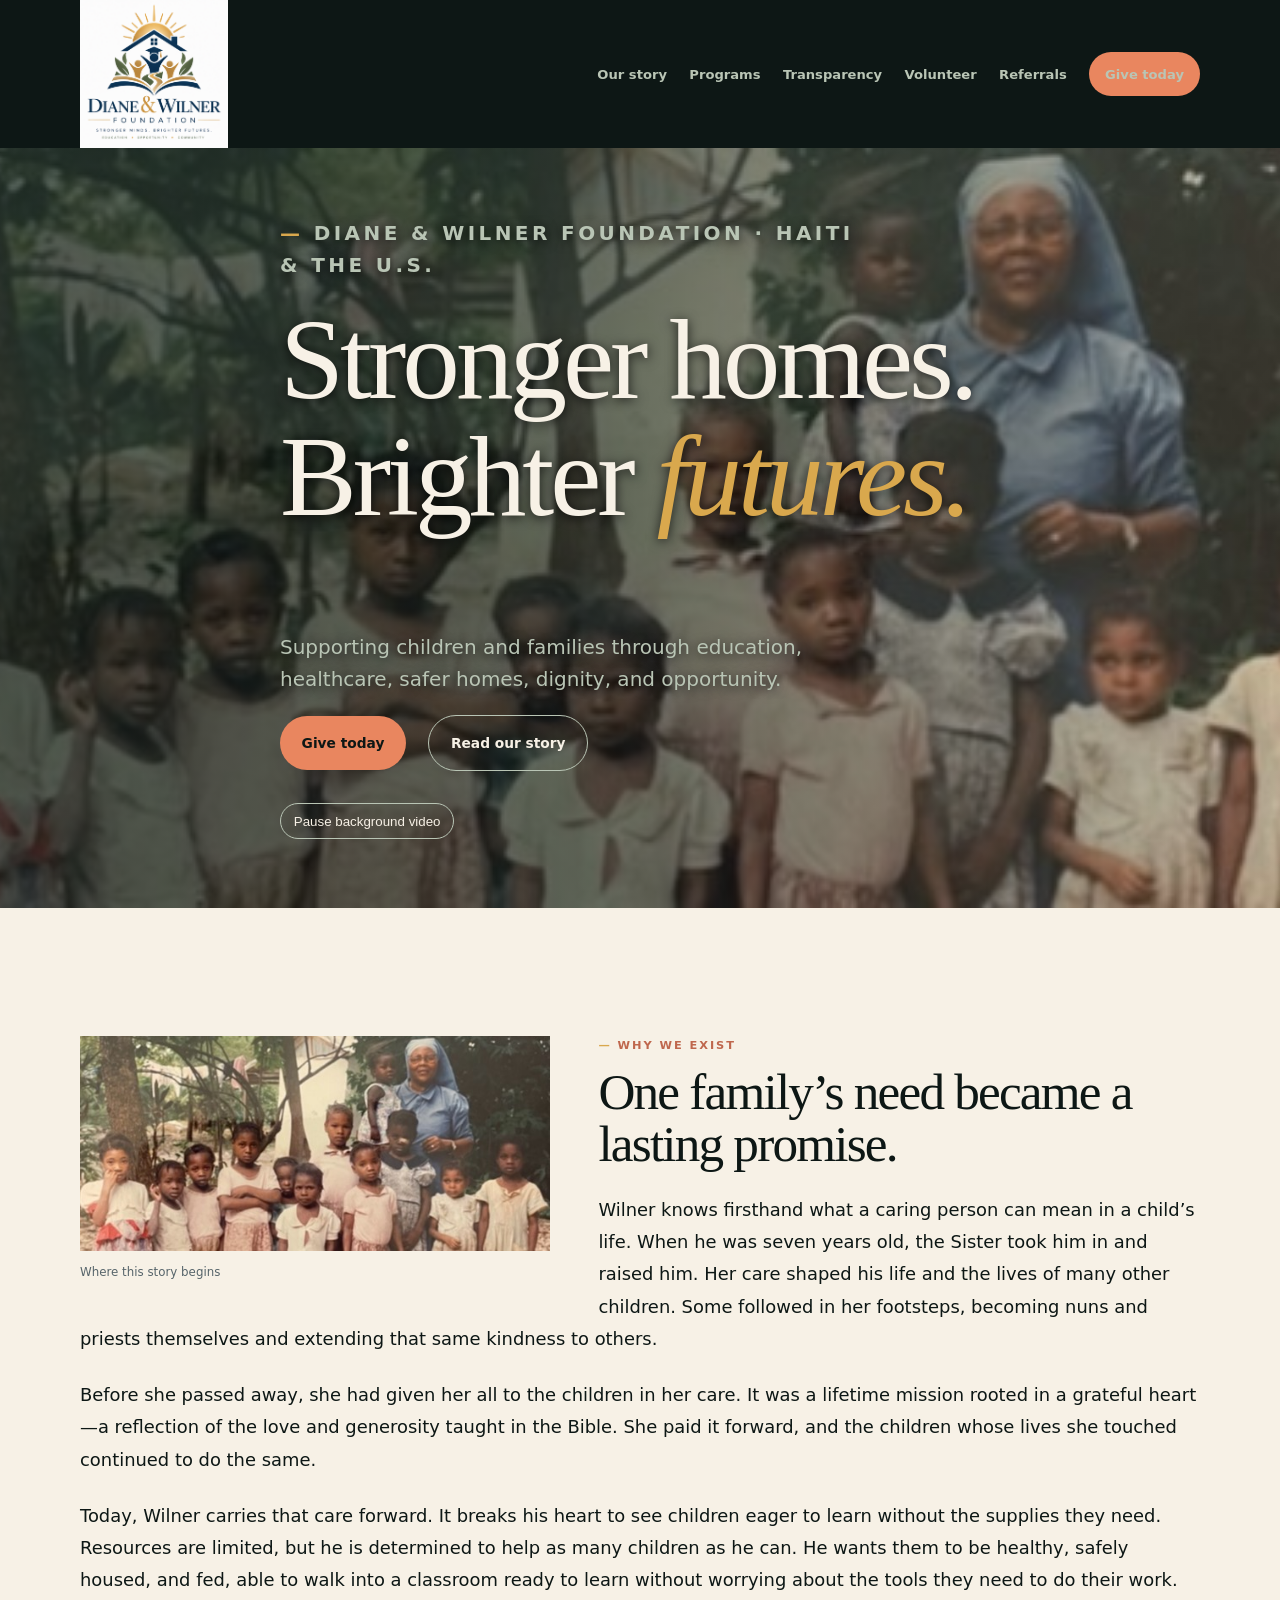
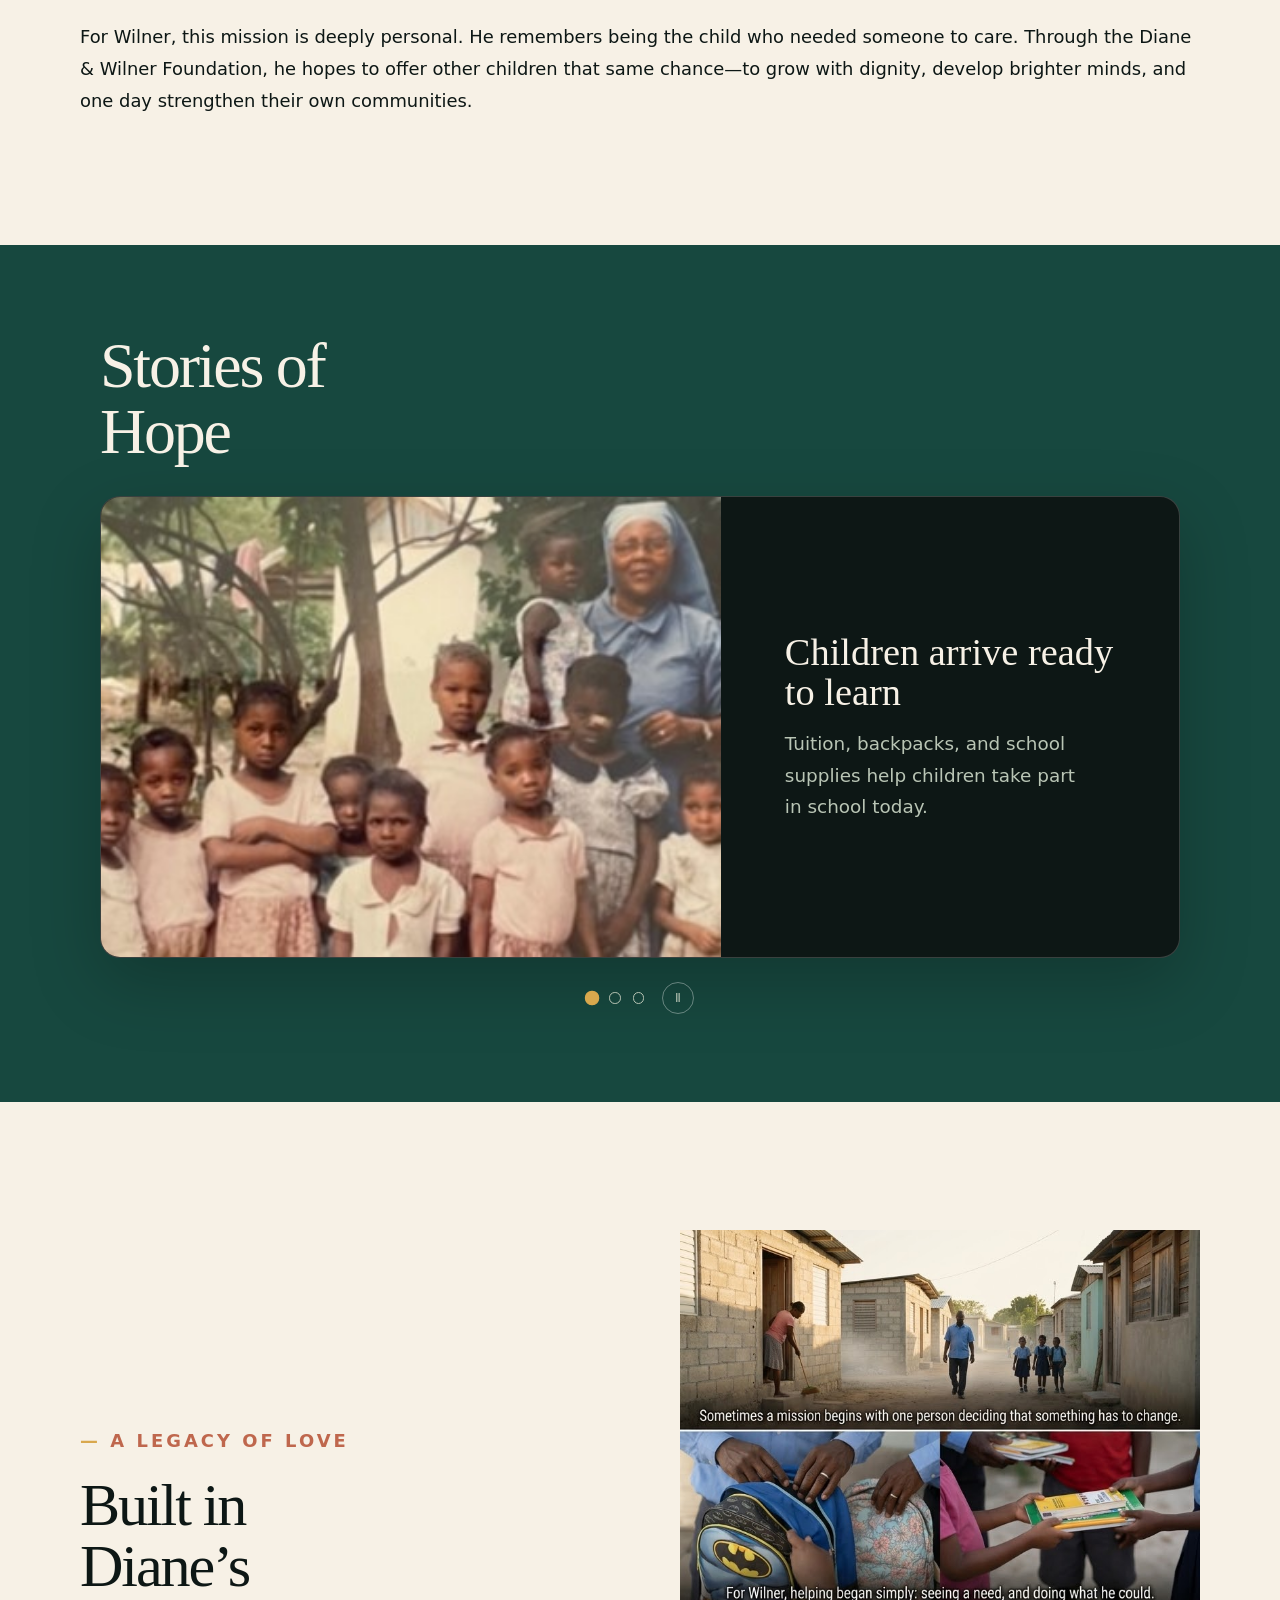
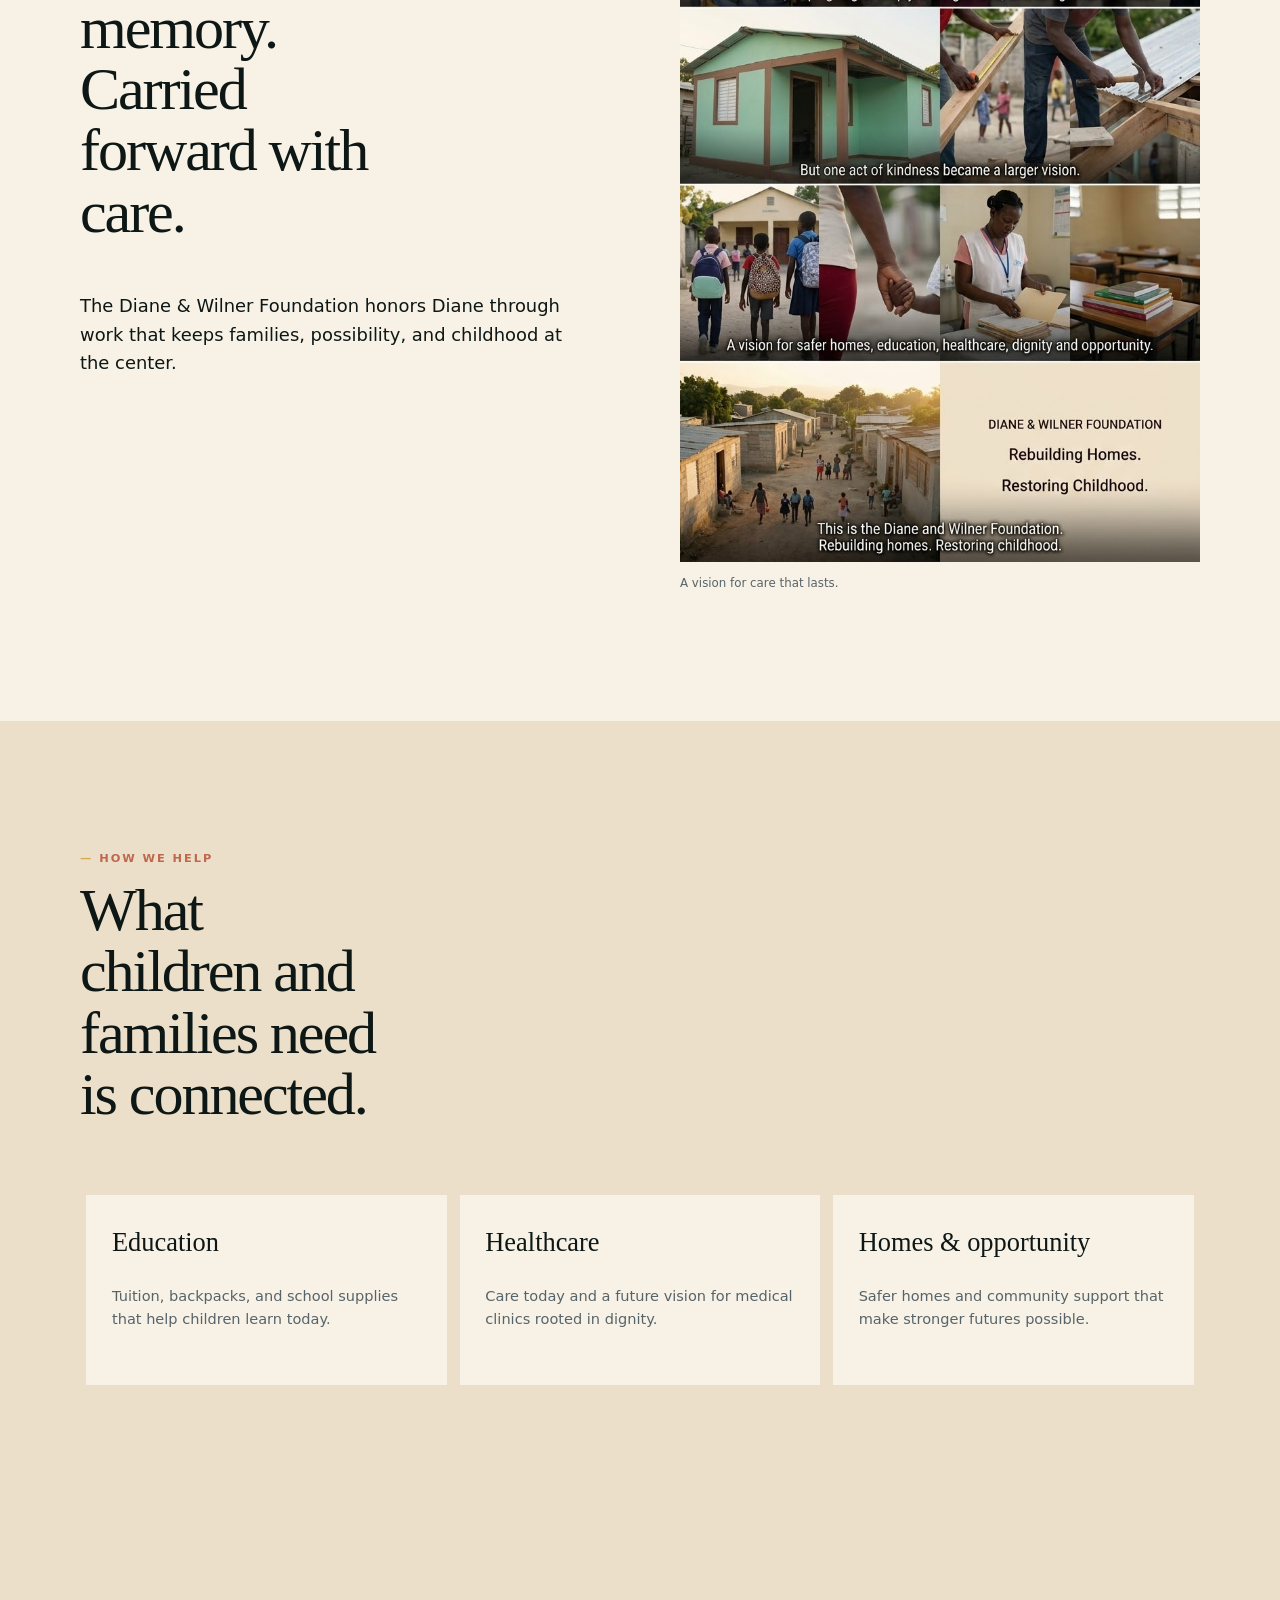
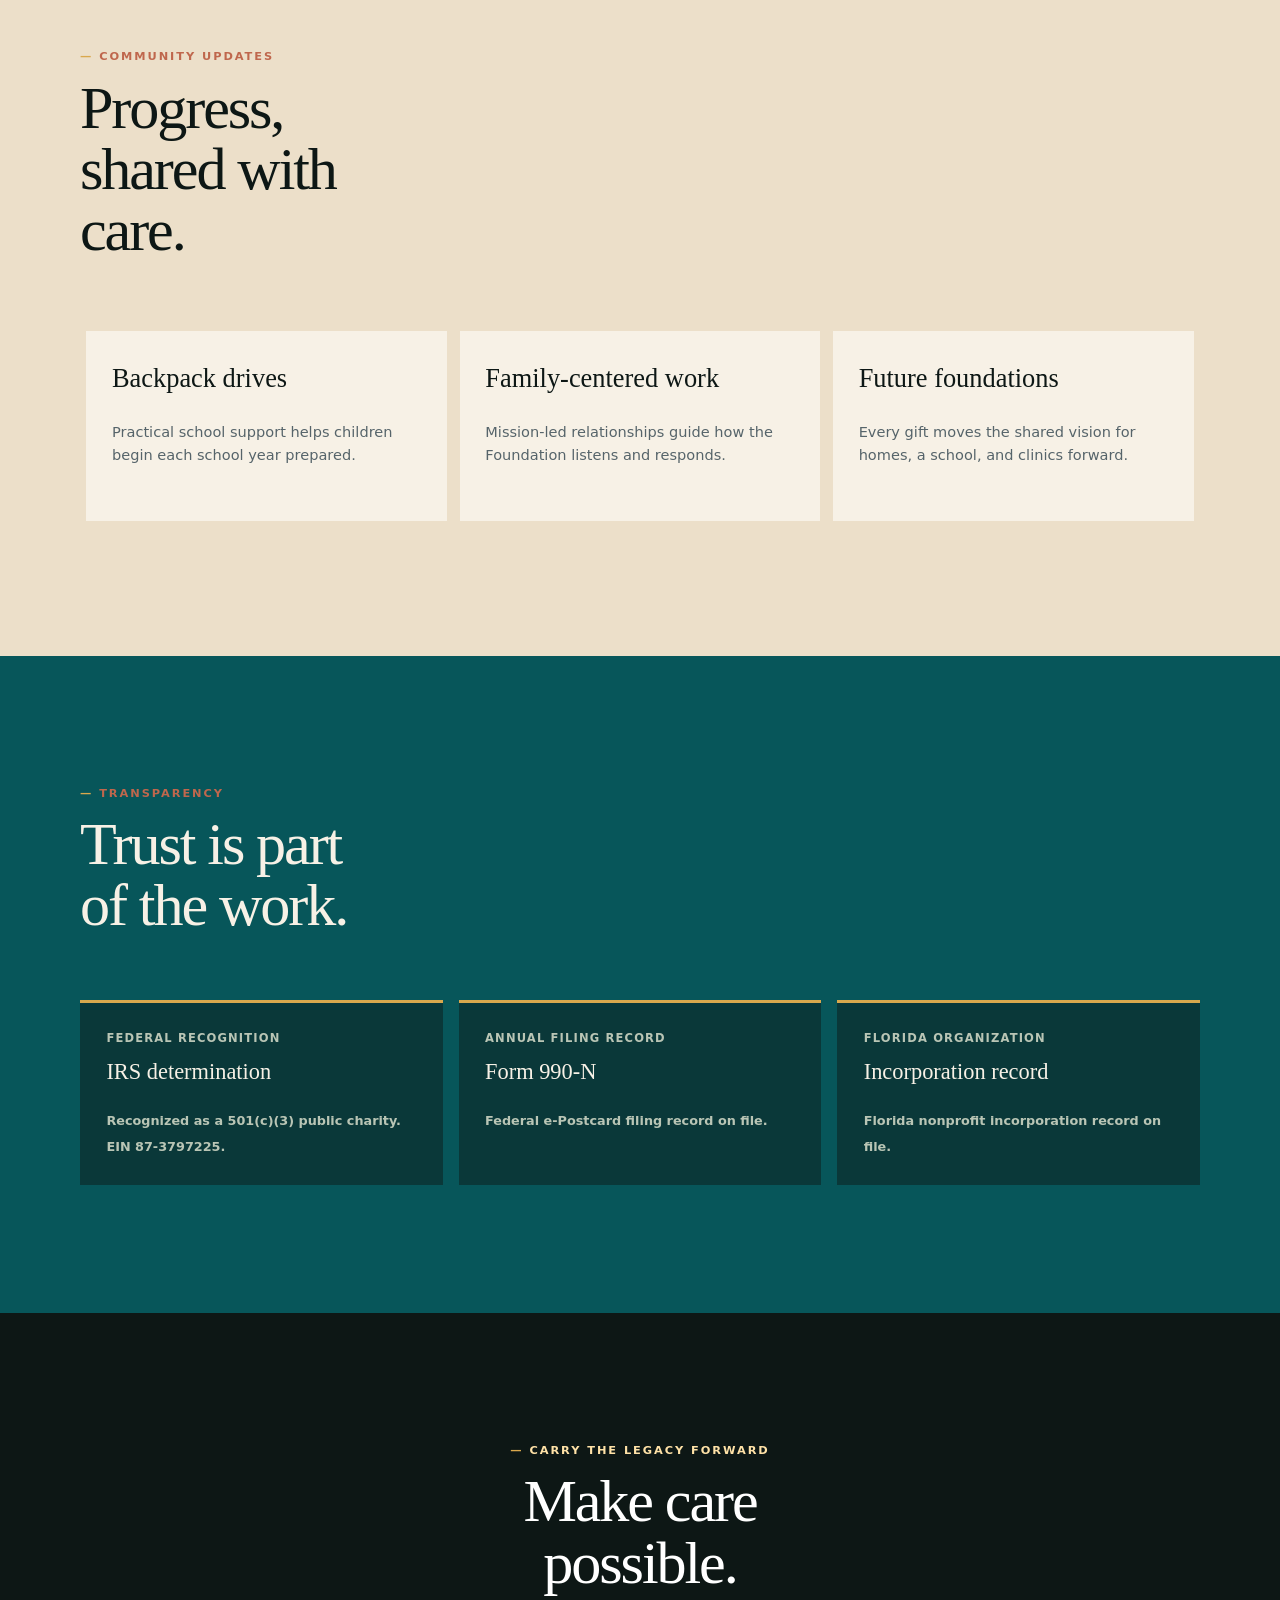
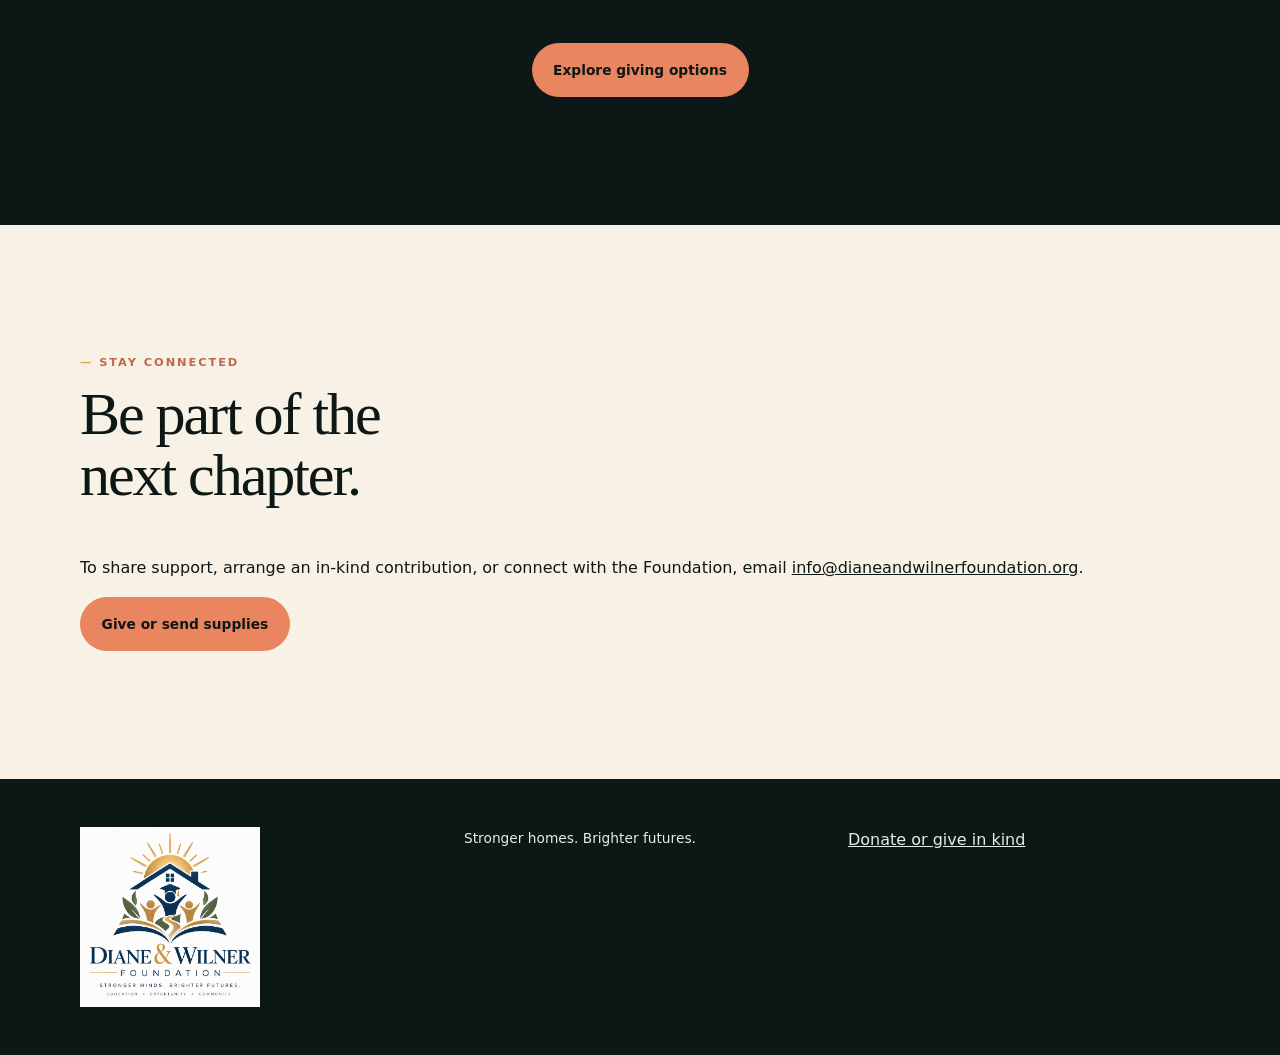
<file: index.html>
<!doctype html>
<html lang="en"><head><meta charset="utf-8"><meta name="viewport" content="width=device-width,initial-scale=1"><title>Diane &amp; Wilner Foundation</title><link rel="stylesheet" href="assets/css/site.css"><link rel="stylesheet" href="assets/css/accessibility.css"><link rel="stylesheet" href="assets/css/hero.css"><link rel="stylesheet" href="assets/css/carousel.css"><link rel="stylesheet" href="assets/css/story.css"></head>
<body><a class="skip-link" href="#main-content">Skip to content</a><header class="site-header ref-header"><div class="shell header-inner"><a class="logo-link" href="#home"><img class="logo-image" src="assets/images/diane-wilner-foundation-logo.png" alt="Diane and Wilner Foundation"></a><button class="menu-toggle" data-menu-button aria-controls="main-navigation" aria-expanded="false">Menu</button><nav data-site-nav id="main-navigation" class="site-nav"><a href="#story">Our story</a><a href="#programs">Programs</a><a href="#transparency">Transparency</a><a href='/volunteer'>Volunteer</a><a href='/referral'>Referrals</a><a class='nav-support' href='/donate'>Give today</a></nav></div></header>
<main id="main-content" tabindex="-1"><section id="home" class="video-hero"><video id="foundation-video" muted loop playsinline autoplay poster="assets/images/sister-with-children.jpg"><source src="assets/video/foundation-story.mp4" type="video/mp4"></video><div class="video-shade"></div><div class="shell hero-content"><p class="eyebrow">Diane &amp; Wilner Foundation · Haiti &amp; the U.S.</p><h1>Stronger homes.<br>Brighter <em>futures.</em></h1><p>Supporting children and families through education, healthcare, safer homes, dignity, and opportunity.</p><div class="actions"><a class='button button-primary' href='/donate'>Give today</a><a class="button button-outline" href="#story">Read our story</a></div><button class="video-toggle" data-video-toggle aria-pressed="false">Pause background video</button></div></section>
<section id="story" class="story-band"><div class="shell story-wrap"><figure class="story-photo"><img src="assets/images/sister-with-children.jpg" alt="A woman standing with a group of children outdoors."><figcaption>Where this story begins</figcaption></figure><p class="eyebrow">Why we exist</p><h2>One family’s need became a lasting promise.</h2>
<p>Wilner knows firsthand what a caring person can mean in a child’s life. When he was seven years old, the Sister took him in and raised him. Her care shaped his life and the lives of many other children. Some followed in her footsteps, becoming nuns and priests themselves and extending that same kindness to others.</p>
<p>Before she passed away, she had given her all to the children in her care. It was a lifetime mission rooted in a grateful heart—a reflection of the love and generosity taught in the Bible. She paid it forward, and the children whose lives she touched continued to do the same.</p>
<p>Today, Wilner carries that care forward. It breaks his heart to see children eager to learn without the supplies they need. Resources are limited, but he is determined to help as many children as he can. He wants them to be healthy, safely housed, and fed, able to walk into a classroom ready to learn without worrying about the tools they need to do their work.</p>
<p>For Wilner, this mission is deeply personal. He remembers being the child who needed someone to care. Through the Diane &amp; Wilner Foundation, he hopes to offer other children that same chance—to grow with dignity, develop brighter minds, and one day strengthen their own communities.</p>
</div></section>
<section id="mission" class="carousel-band"><div class="shell carousel-intro"><h2>Stories of Hope</h2></div><div class="shell carousel-stage"><div class="carousel" data-carousel tabindex="0" aria-label="Stories of hope carousel"><article data-slide class="slide carousel-card active"><img src="assets/images/sister-with-children.jpg" alt="A woman standing with a group of children outdoors."><div><h3>Children arrive ready to learn</h3><p>Tuition, backpacks, and school supplies help children take part in school today.</p><small>Consent confirmation required before public launch</small></div></article><article data-slide class="slide carousel-card" hidden><img src="assets/images/wilner-with-children.jpg" alt="An adult standing with children carrying school backpacks."><div><h3>Backpacks open doors</h3><p>Wilner’s backpack drives help children prepare to learn with confidence.</p><small>Consent confirmation required before public launch</small></div></article><article data-slide class="slide carousel-card" hidden><img src="assets/images/storyboard.jpg" alt="A visual storyboard of homes, learning, care, and opportunity."><div><h3>Stronger foundations for families</h3><p>The long-term vision includes homes, a school, and medical clinics for Haitian children and families.</p></div></article></div><div class="carousel-dots" role="group" aria-label="Carousel controls"><button data-carousel-dot="0" aria-label="Show story 1" aria-pressed="true"></button><button data-carousel-dot="1" aria-label="Show story 2" aria-pressed="false"></button><button data-carousel-dot="2" aria-label="Show story 3" aria-pressed="false"></button><button class="carousel-toggle" data-carousel-toggle aria-label="Pause carousel" aria-pressed="false">Ⅱ</button></div></div></section>
<section id="legacy" class="story-band"><div class="shell split"><div><p class="eyebrow">A legacy of love</p><h2>Built in Diane’s memory. Carried forward with care.</h2><p>The Diane &amp; Wilner Foundation honors Diane through work that keeps families, possibility, and childhood at the center.</p></div><figure><img src="assets/images/storyboard.jpg" alt="A visual story of homes, education, care, and opportunity."><figcaption>A vision for care that lasts.</figcaption></figure></div></section>
<section id="programs" class="program-band"><div class="shell"><p class="eyebrow">How we help</p><h2>What children and families need is connected.</h2><div class="program-grid"><article><h3>Education</h3><p>Tuition, backpacks, and school supplies that help children learn today.</p></article><article><h3>Healthcare</h3><p>Care today and a future vision for medical clinics rooted in dignity.</p></article><article><h3>Homes &amp; opportunity</h3><p>Safer homes and community support that make stronger futures possible.</p></article></div></div></section>
<section id="community" class="program-band"><div class="shell"><p class="eyebrow">Community updates</p><h2>Progress, shared with care.</h2><div class="program-grid"><article><h3>Backpack drives</h3><p>Practical school support helps children begin each school year prepared.</p></article><article><h3>Family-centered work</h3><p>Mission-led relationships guide how the Foundation listens and responds.</p></article><article><h3>Future foundations</h3><p>Every gift moves the shared vision for homes, a school, and clinics forward.</p></article></div></div></section>
<section id="transparency" class="transparency-section"><div class="shell"><p class="eyebrow">Transparency</p><h2>Trust is part of the work.</h2><div class="document-grid"><article><p>Federal recognition</p><h3>IRS determination</h3><span>Recognized as a 501(c)(3) public charity. EIN 87-3797225.</span></article><article><p>Annual filing record</p><h3>Form 990-N</h3><span>Federal e-Postcard filing record on file.</span></article><article><p>Florida organization</p><h3>Incorporation record</h3><span>Florida nonprofit incorporation record on file.</span></article></div></div></section>
<section id="support" class="support-section"><div class="shell support-inner"><p class="eyebrow">Carry the legacy forward</p><h2>Make care possible.</h2><a class='button button-primary' href='/donate'>Explore giving options</a></div></section><section id="contact" class="story-band"><div class="shell"><p class="eyebrow">Stay connected</p><h2>Be part of the next chapter.</h2><p>To share support, arrange an in-kind contribution, or connect with the Foundation, email <a href="mailto:info@dianeandwilnerfoundation.org">info@dianeandwilnerfoundation.org</a>.</p><a class='button button-primary' href='/donate'>Give or send supplies</a></div></section></main>
<footer class="site-footer"><div class="shell footer-inner"><a class="logo-link footer-logo" href="#home"><img class="logo-image" src="assets/images/diane-wilner-foundation-logo.png" alt=""></a><p>Stronger homes. Brighter futures.</p><a href='/donate'>Donate or give in kind</a></div></footer><script src="assets/js/site.js" defer></script>
</body></html>
</file>
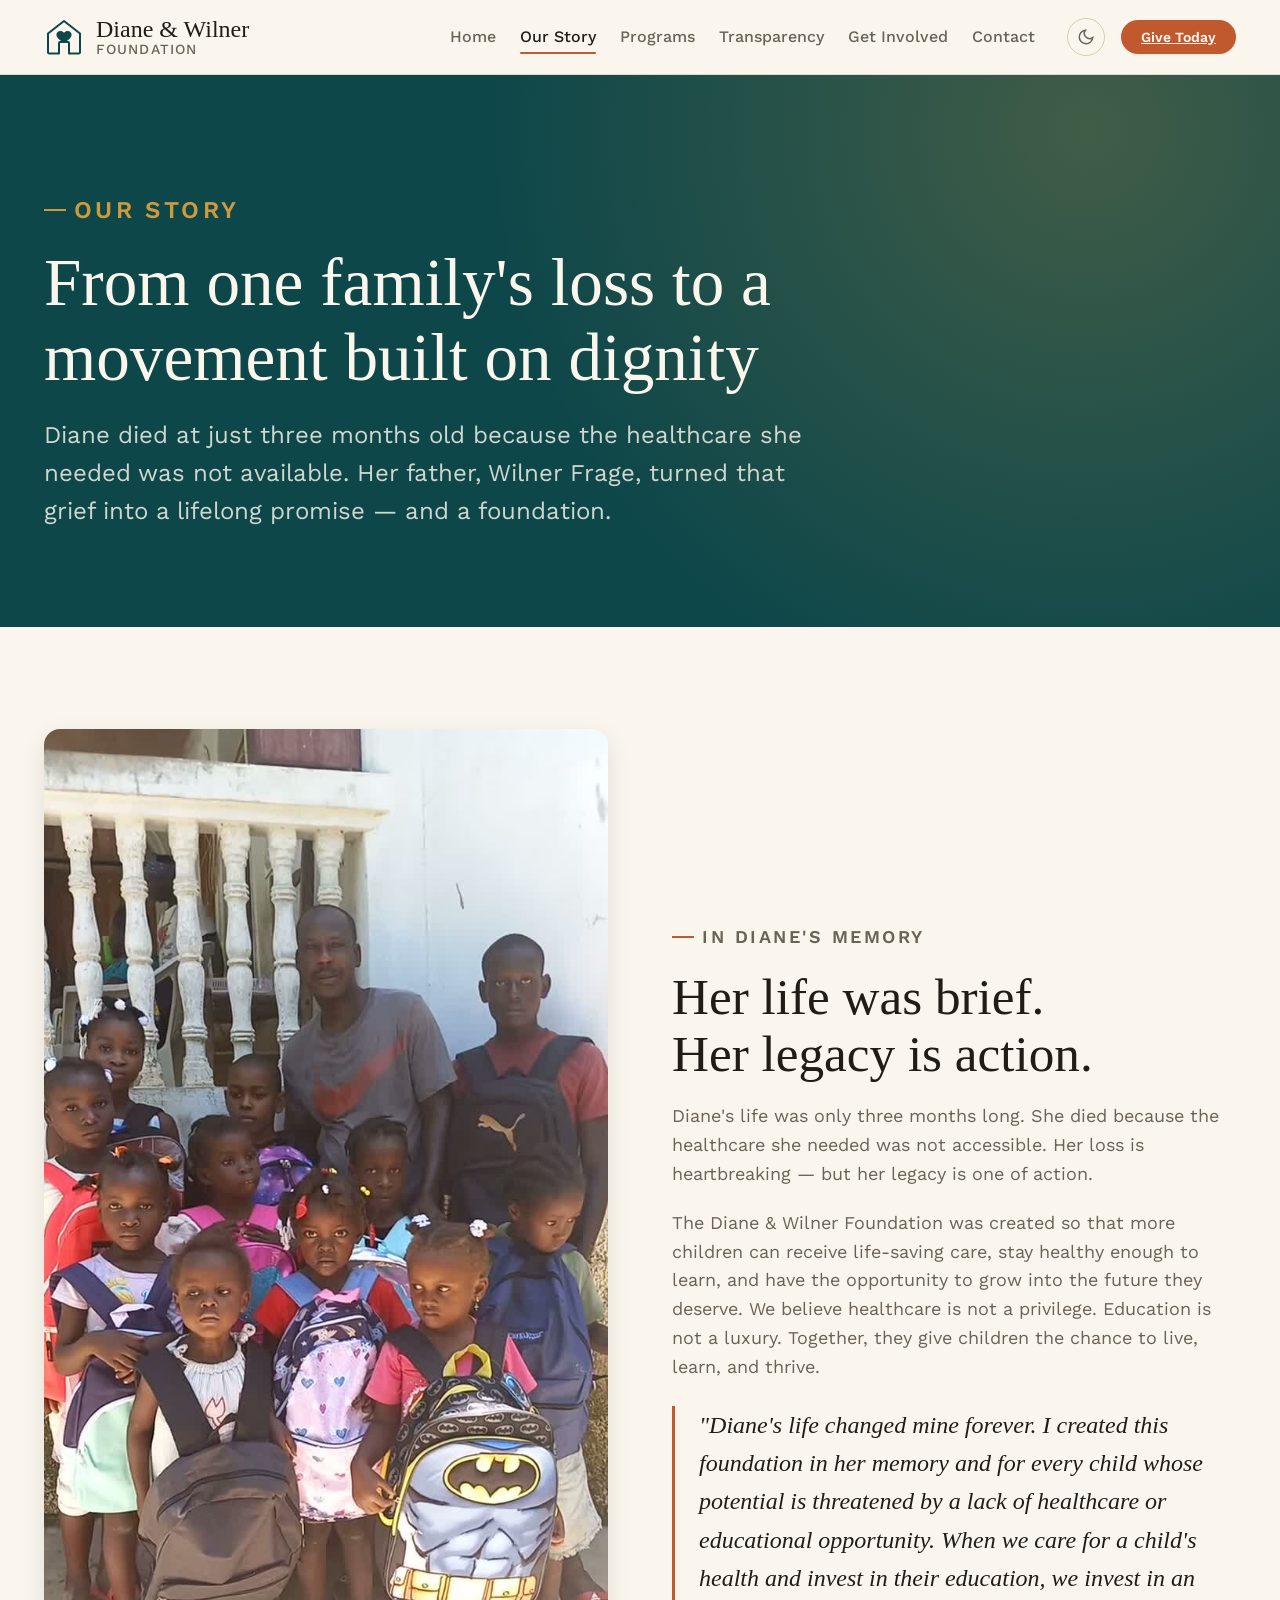
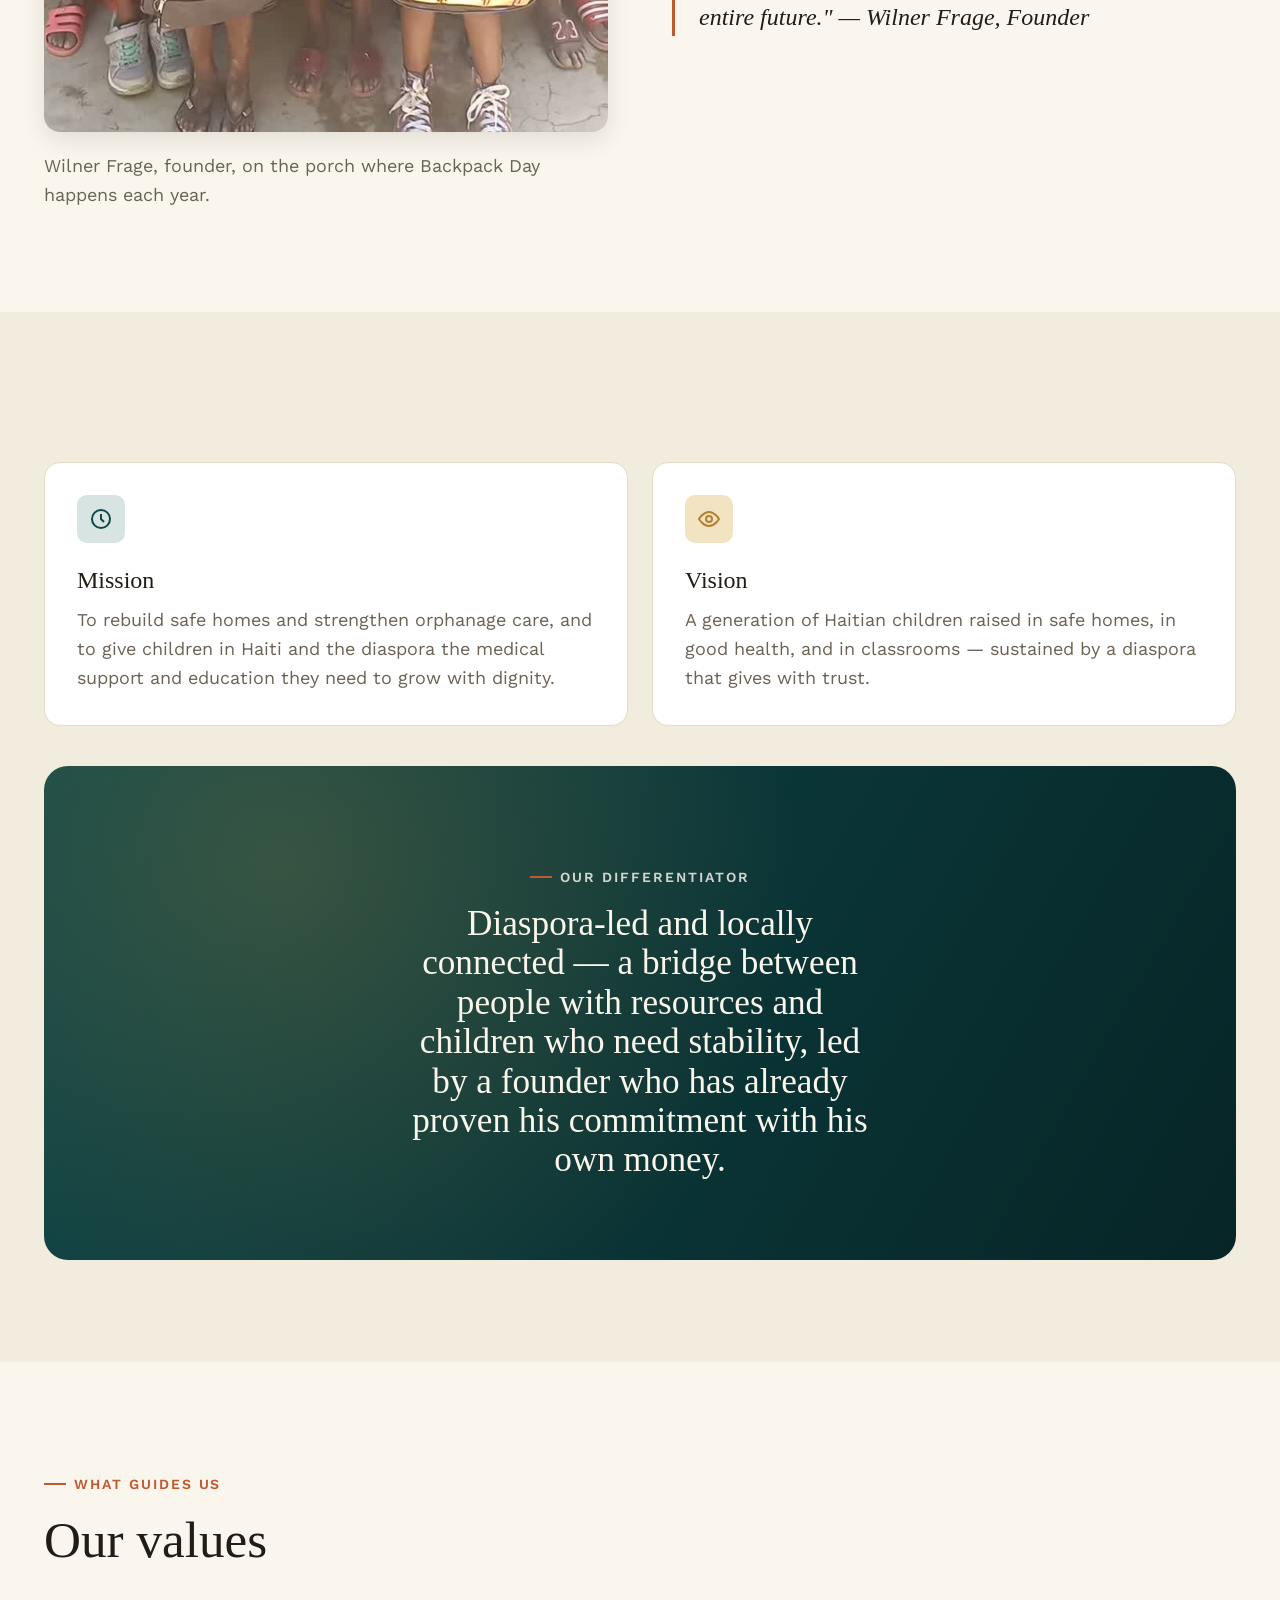
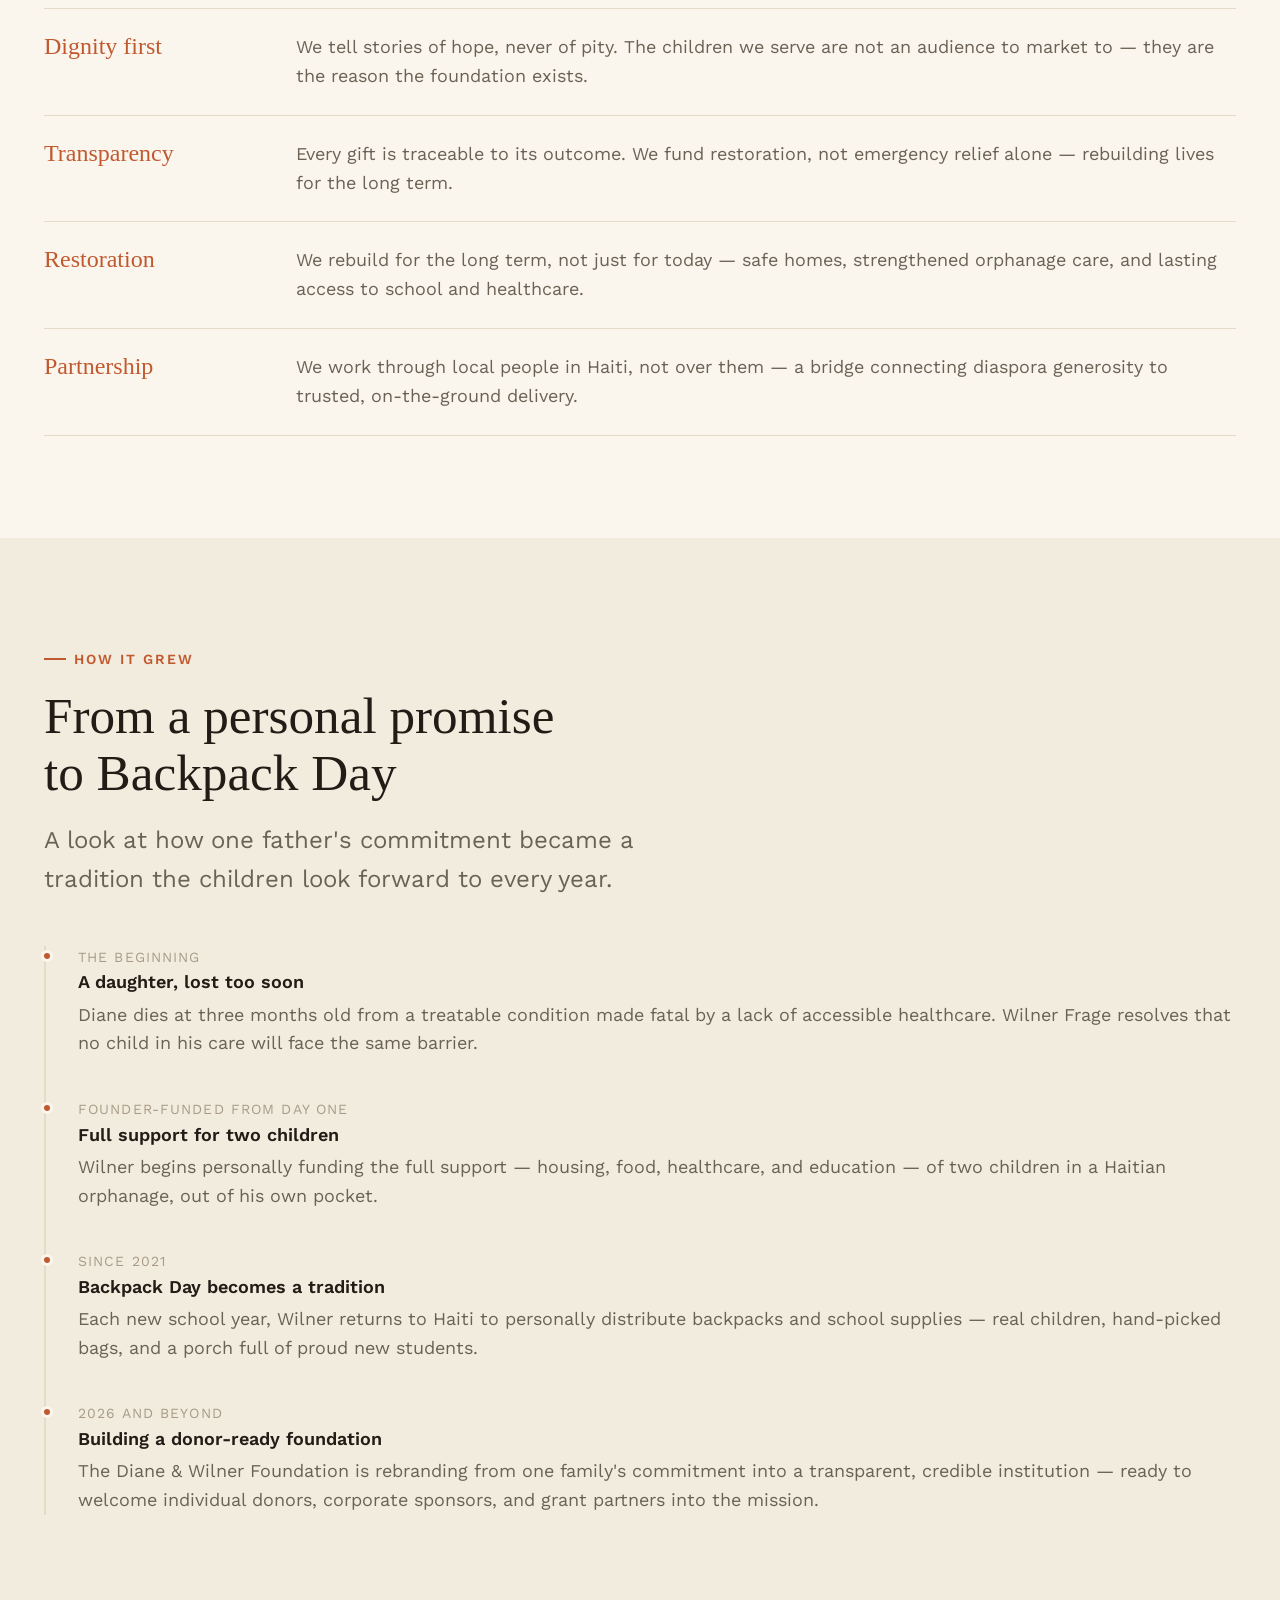
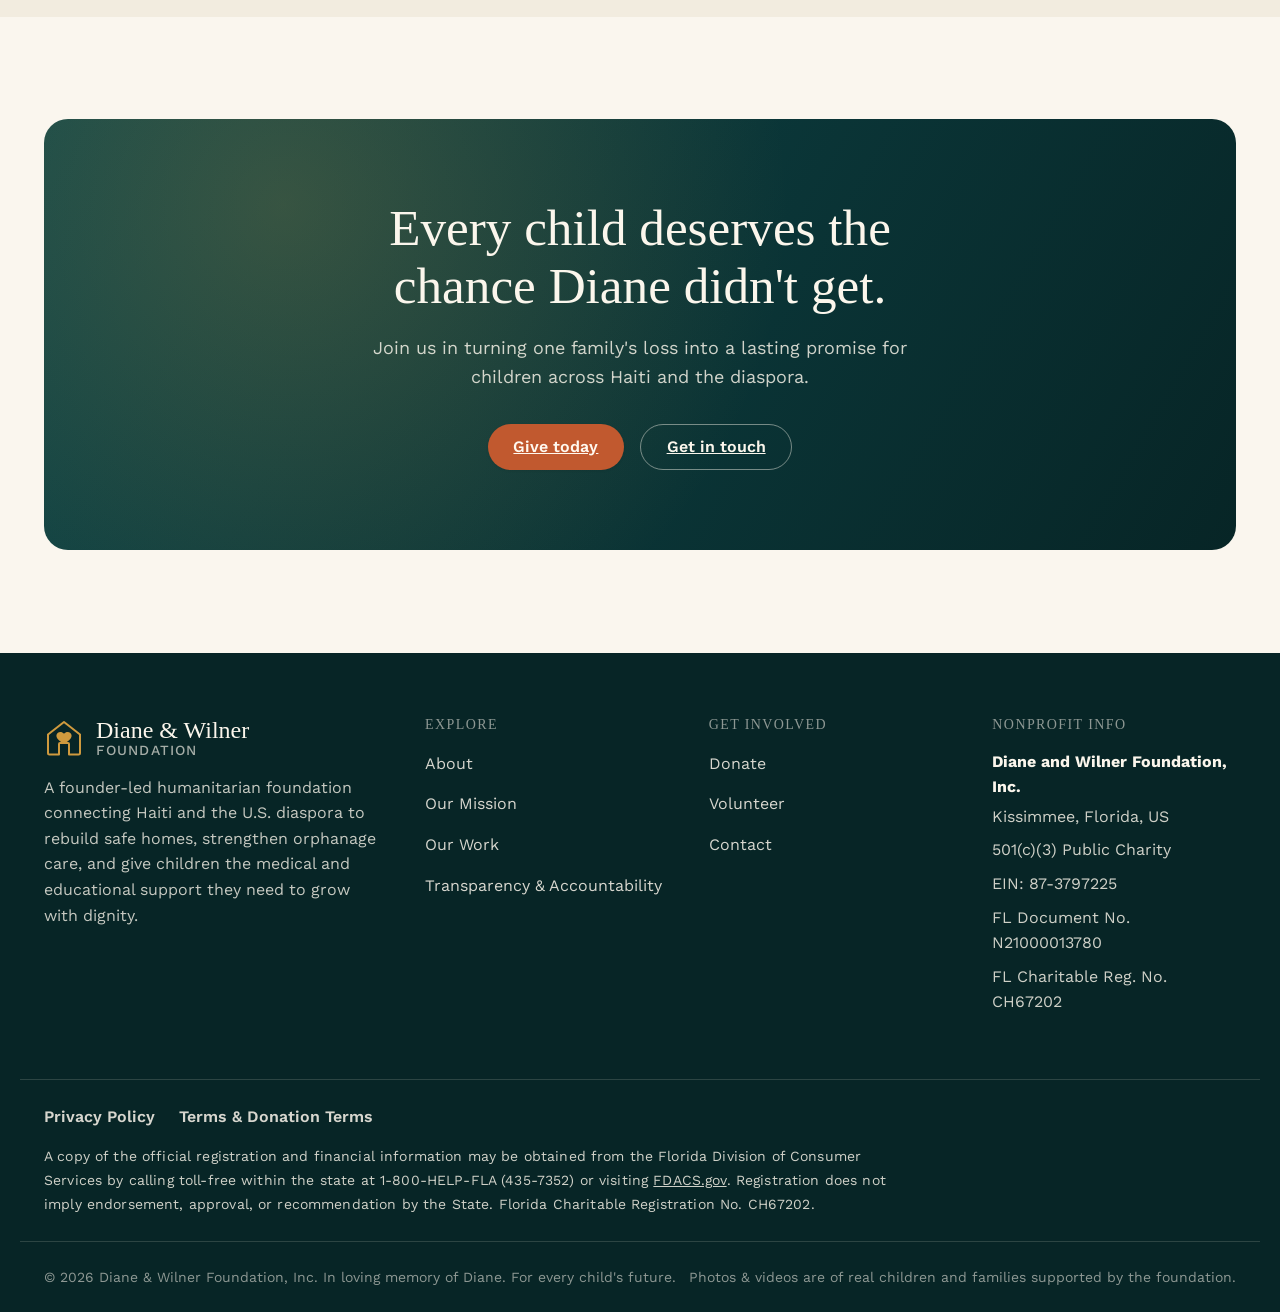
<file: about.html>
<!doctype html>
<html lang="en">
<head>
<meta charset="UTF-8" />
<meta name="viewport" content="width=device-width, initial-scale=1.0" />
<title>Our Story — Diane & Wilner Foundation</title>
<meta name="description" content="In loving memory of Diane. The story of founder Wilner Frage, our mission, vision, values, and the Backpack Day tradition that connects Haiti and the U.S. diaspora." />
<link rel="preconnect" href="https://api.fontshare.com" />
<link href="https://api.fontshare.com/v2/css?f[]=zodiak@400,500,600,700&display=swap" rel="stylesheet" />
<link rel="preconnect" href="https://fonts.googleapis.com" />
<link rel="preconnect" href="https://fonts.gstatic.com" crossorigin />
<link href="https://fonts.googleapis.com/css2?family=Work+Sans:wght@300..700&display=swap" rel="stylesheet" />
<link rel="stylesheet" href="css/tokens.css" />
<link rel="stylesheet" href="css/base.css" />
<link rel="stylesheet" href="css/style.css" />
</head>
<body>

<a class="sr-only" href="#main">Skip to content</a>

<header class="site-header" data-site-header>
  <div class="container header-inner">
    <a class="brand" href="index.html" aria-label="Diane & Wilner Foundation home">
      <svg class="brand-mark" viewBox="0 0 40 40" fill="none" aria-hidden="true">
        <path d="M20 4 4 16.5V35a1.5 1.5 0 0 0 1.5 1.5H15V26a1 1 0 0 1 1-1h8a1 1 0 0 1 1 1v10.5h9.5A1.5 1.5 0 0 0 36 35V16.5L20 4Z" stroke="currentColor" stroke-width="2" stroke-linejoin="round"/>
        <path d="M20 15.8c-2.6-3.4-7.6-1.8-7.6 1.9 0 3 3.6 5.3 7.6 8.3 4-3 7.6-5.3 7.6-8.3 0-3.7-5-5.3-7.6-1.9Z" fill="currentColor"/>
      </svg>
      <span class="brand-name">Diane &amp; Wilner<small>Foundation</small></span>
    </a>
    <nav class="main-nav" aria-label="Primary">
      <ul class="nav-links" role="list">
        <li><a href="index.html">Home</a></li>
        <li><a href="about.html" aria-current="page">Our Story</a></li>
        <li><a href="get-involved.html#programs">Programs</a></li>
        <li><a href="transparency.html">Transparency</a></li>
        <li><a href="get-involved.html">Get Involved</a></li>
        <li><a href="get-involved.html#contact">Contact</a></li>
      </ul>
      <div class="header-actions">
        <button class="theme-toggle" data-theme-toggle aria-label="Switch to dark mode"></button>
        <a class="btn btn--primary btn--sm donate-header" href="get-involved.html#give">Give Today</a>
        <button class="nav-toggle" data-nav-toggle aria-label="Open menu" aria-expanded="false">
          <svg width="22" height="22" viewBox="0 0 24 24" fill="none" stroke="currentColor" stroke-width="2"><path d="M3 6h18M3 12h18M3 18h18"/></svg>
        </button>
      </div>
    </nav>
  </div>
  <div class="container mobile-nav" data-mobile-nav>
    <a href="index.html">Home</a>
    <a href="about.html">Our Story</a>
    <a href="get-involved.html#programs">Programs</a>
    <a href="transparency.html">Transparency &amp; Accountability</a>
    <a href="get-involved.html">Get Involved</a>
    <a href="get-involved.html#contact">Contact</a>
    <a class="btn btn--primary" href="get-involved.html#give">Give Today</a>
  </div>
</header>

<main id="main">

  <section class="page-hero">
    <div class="container">
      <p class="eyebrow">Our story</p>
      <h1>From one family's loss to a movement built on dignity</h1>
      <p>Diane died at just three months old because the healthcare she needed was not available. Her father, Wilner Frage, turned that grief into a lifelong promise — and a foundation.</p>
    </div>
  </section>

  <section>
    <div class="container split reveal">
      <div class="split-media">
        <img src="assets/images/founder-wilner-group.jpg" alt="Founder Wilner Frage standing with a boy wearing a backpack, part of a group of children gathered for Backpack Day." loading="lazy" />
        <p class="split-media-caption">Wilner Frage, founder, on the porch where Backpack Day happens each year.</p>
      </div>
      <div>
        <p class="eyebrow">In Diane's memory</p>
        <h2>Her life was brief. Her legacy is action.</h2>
        <p>Diane's life was only three months long. She died because the healthcare she needed was not accessible. Her loss is heartbreaking — but her legacy is one of action.</p>
        <p>The Diane &amp; Wilner Foundation was created so that more children can receive life-saving care, stay healthy enough to learn, and have the opportunity to grow into the future they deserve. We believe healthcare is not a privilege. Education is not a luxury. Together, they give children the chance to live, learn, and thrive.</p>
        <blockquote>"Diane's life changed mine forever. I created this foundation in her memory and for every child whose potential is threatened by a lack of healthcare or educational opportunity. When we care for a child's health and invest in their education, we invest in an entire future." — Wilner Frage, Founder</blockquote>
      </div>
    </div>
  </section>

  <section id="mission" style="background: var(--color-surface-offset);">
    <div class="container">
      <div class="pillars reveal" style="grid-template-columns: repeat(2, 1fr);">
        <div class="pillar-card">
          <div class="pillar-icon">
            <svg viewBox="0 0 24 24" fill="none" stroke="currentColor" stroke-width="2"><circle cx="12" cy="12" r="9"/><path d="M12 7v5l3 3"/></svg>
          </div>
          <h3>Mission</h3>
          <p>To rebuild safe homes and strengthen orphanage care, and to give children in Haiti and the diaspora the medical support and education they need to grow with dignity.</p>
        </div>
        <div class="pillar-card">
          <div class="pillar-icon">
            <svg viewBox="0 0 24 24" fill="none" stroke="currentColor" stroke-width="2"><path d="M2 12s4-7 10-7 10 7 10 7-4 7-10 7-10-7-10-7Z"/><circle cx="12" cy="12" r="3"/></svg>
          </div>
          <h3>Vision</h3>
          <p>A generation of Haitian children raised in safe homes, in good health, and in classrooms — sustained by a diaspora that gives with trust.</p>
        </div>
      </div>
      <div class="cta-band reveal mt-8" style="margin-top: var(--space-10);">
        <p class="eyebrow" style="justify-content:center;">Our differentiator</p>
        <h2 style="font-size: var(--text-xl);">Diaspora-led and locally connected — a bridge between people with resources and children who need stability, led by a founder who has already proven his commitment with his own money.</h2>
      </div>
    </div>
  </section>

  <section>
    <div class="container">
      <div class="stack-header reveal">
        <p class="eyebrow">What guides us</p>
        <h2 class="section-title">Our values</h2>
      </div>
      <div class="value-rows reveal">
        <div class="value-row">
          <h3>Dignity first</h3>
          <p>We tell stories of hope, never of pity. The children we serve are not an audience to market to — they are the reason the foundation exists.</p>
        </div>
        <div class="value-row">
          <h3>Transparency</h3>
          <p>Every gift is traceable to its outcome. We fund restoration, not emergency relief alone — rebuilding lives for the long term.</p>
        </div>
        <div class="value-row">
          <h3>Restoration</h3>
          <p>We rebuild for the long term, not just for today — safe homes, strengthened orphanage care, and lasting access to school and healthcare.</p>
        </div>
        <div class="value-row">
          <h3>Partnership</h3>
          <p>We work through local people in Haiti, not over them — a bridge connecting diaspora generosity to trusted, on-the-ground delivery.</p>
        </div>
      </div>
    </div>
  </section>

  <section style="background: var(--color-surface-offset);" id="timeline">
    <div class="container">
      <div class="stack-header reveal">
        <p class="eyebrow">How it grew</p>
        <h2 class="section-title">From a personal promise to Backpack Day</h2>
        <p class="section-lede">A look at how one father's commitment became a tradition the children look forward to every year.</p>
      </div>
      <div class="timeline reveal">
        <div class="timeline-item">
          <span class="timeline-year">The beginning</span>
          <h4>A daughter, lost too soon</h4>
          <p>Diane dies at three months old from a treatable condition made fatal by a lack of accessible healthcare. Wilner Frage resolves that no child in his care will face the same barrier.</p>
        </div>
        <div class="timeline-item">
          <span class="timeline-year">Founder-funded from day one</span>
          <h4>Full support for two children</h4>
          <p>Wilner begins personally funding the full support — housing, food, healthcare, and education — of two children in a Haitian orphanage, out of his own pocket.</p>
        </div>
        <div class="timeline-item">
          <span class="timeline-year">Since 2021</span>
          <h4>Backpack Day becomes a tradition</h4>
          <p>Each new school year, Wilner returns to Haiti to personally distribute backpacks and school supplies — real children, hand-picked bags, and a porch full of proud new students.</p>
        </div>
        <div class="timeline-item">
          <span class="timeline-year">2026 and beyond</span>
          <h4>Building a donor-ready foundation</h4>
          <p>The Diane &amp; Wilner Foundation is rebranding from one family's commitment into a transparent, credible institution — ready to welcome individual donors, corporate sponsors, and grant partners into the mission.</p>
        </div>
      </div>
    </div>
  </section>

  <section>
    <div class="container">
      <div class="cta-band reveal">
        <h2>Every child deserves the chance Diane didn't get.</h2>
        <p>Join us in turning one family's loss into a lasting promise for children across Haiti and the diaspora.</p>
        <div class="cta-actions">
          <a class="btn btn--primary" href="get-involved.html#give">Give today</a>
          <a class="btn btn--ghost" href="get-involved.html#contact">Get in touch</a>
        </div>
      </div>
    </div>
  </section>

</main>

<footer class="site-footer">
  <div class="container footer-grid">
    <div>
      <a class="footer-brand" href="index.html">
        <svg class="brand-mark" viewBox="0 0 40 40" fill="none" aria-hidden="true">
          <path d="M20 4 4 16.5V35a1.5 1.5 0 0 0 1.5 1.5H15V26a1 1 0 0 1 1-1h8a1 1 0 0 1 1 1v10.5h9.5A1.5 1.5 0 0 0 36 35V16.5L20 4Z" stroke="currentColor" stroke-width="2" stroke-linejoin="round"/>
          <path d="M20 15.8c-2.6-3.4-7.6-1.8-7.6 1.9 0 3 3.6 5.3 7.6 8.3 4-3 7.6-5.3 7.6-8.3 0-3.7-5-5.3-7.6-1.9Z" fill="currentColor"/>
        </svg>
        <span class="brand-name">Diane &amp; Wilner<small>Foundation</small></span>
      </a>
      <p style="max-width: 34ch; font-size: var(--text-sm); color: color-mix(in oklab, var(--color-on-brand) 78%, transparent);">A founder-led humanitarian foundation connecting Haiti and the U.S. diaspora to rebuild safe homes, strengthen orphanage care, and give children the medical and educational support they need to grow with dignity.</p>
    </div>
    <div class="footer-col">
      <h5>Explore</h5>
      <ul role="list">
        <li><a href="about.html">About</a></li>
        <li><a href="about.html#mission">Our Mission</a></li>
        <li><a href="index.html#our-work">Our Work</a></li>
        <li><a href="transparency.html">Transparency &amp; Accountability</a></li>
      </ul>
    </div>
    <div class="footer-col">
      <h5>Get Involved</h5>
      <ul role="list">
        <li><a href="get-involved.html#give">Donate</a></li>
        <li><a href="get-involved.html#volunteer">Volunteer</a></li>
        <li><a href="get-involved.html#contact">Contact</a></li>
      </ul>
    </div>
    <div class="footer-col">
      <h5>Nonprofit Info</h5>
      <div class="footer-nonprofit-info">
        <div><strong>Diane and Wilner Foundation, Inc.</strong>Kissimmee, Florida, US</div>
        <div><span class="nowrap">501(c)(3)</span> Public Charity</div>
        <div>EIN: 87-3797225</div>
        <div>FL Document No. N21000013780</div>
        <div>FL Charitable Reg. No. CH67202</div>
      </div>
    </div>
  </div>
  <div class="container footer-legal">
    <div class="footer-legal-links">
      <a href="privacy.html">Privacy Policy</a>
      <a href="terms.html">Terms &amp; Donation Terms</a>
    </div>
    <p class="footer-disclosure">A copy of the official registration and financial information may be obtained from the Florida Division of Consumer Services by calling toll-free within the state at 1-800-HELP-FLA (435-7352) or visiting <a href="https://www.fdacs.gov" target="_blank" rel="noopener">FDACS.gov</a>. Registration does not imply endorsement, approval, or recommendation by the State. Florida Charitable Registration No. CH67202.</p>
  </div>
  <div class="container footer-bottom">
    <span>© 2026 Diane &amp; Wilner Foundation, Inc. In loving memory of Diane. For every child's future.</span>
    <span>Photos &amp; videos are of real children and families supported by the foundation.</span>
  </div>
</footer>

<script src="js/main.js"></script>
</body>
</html>
</file>
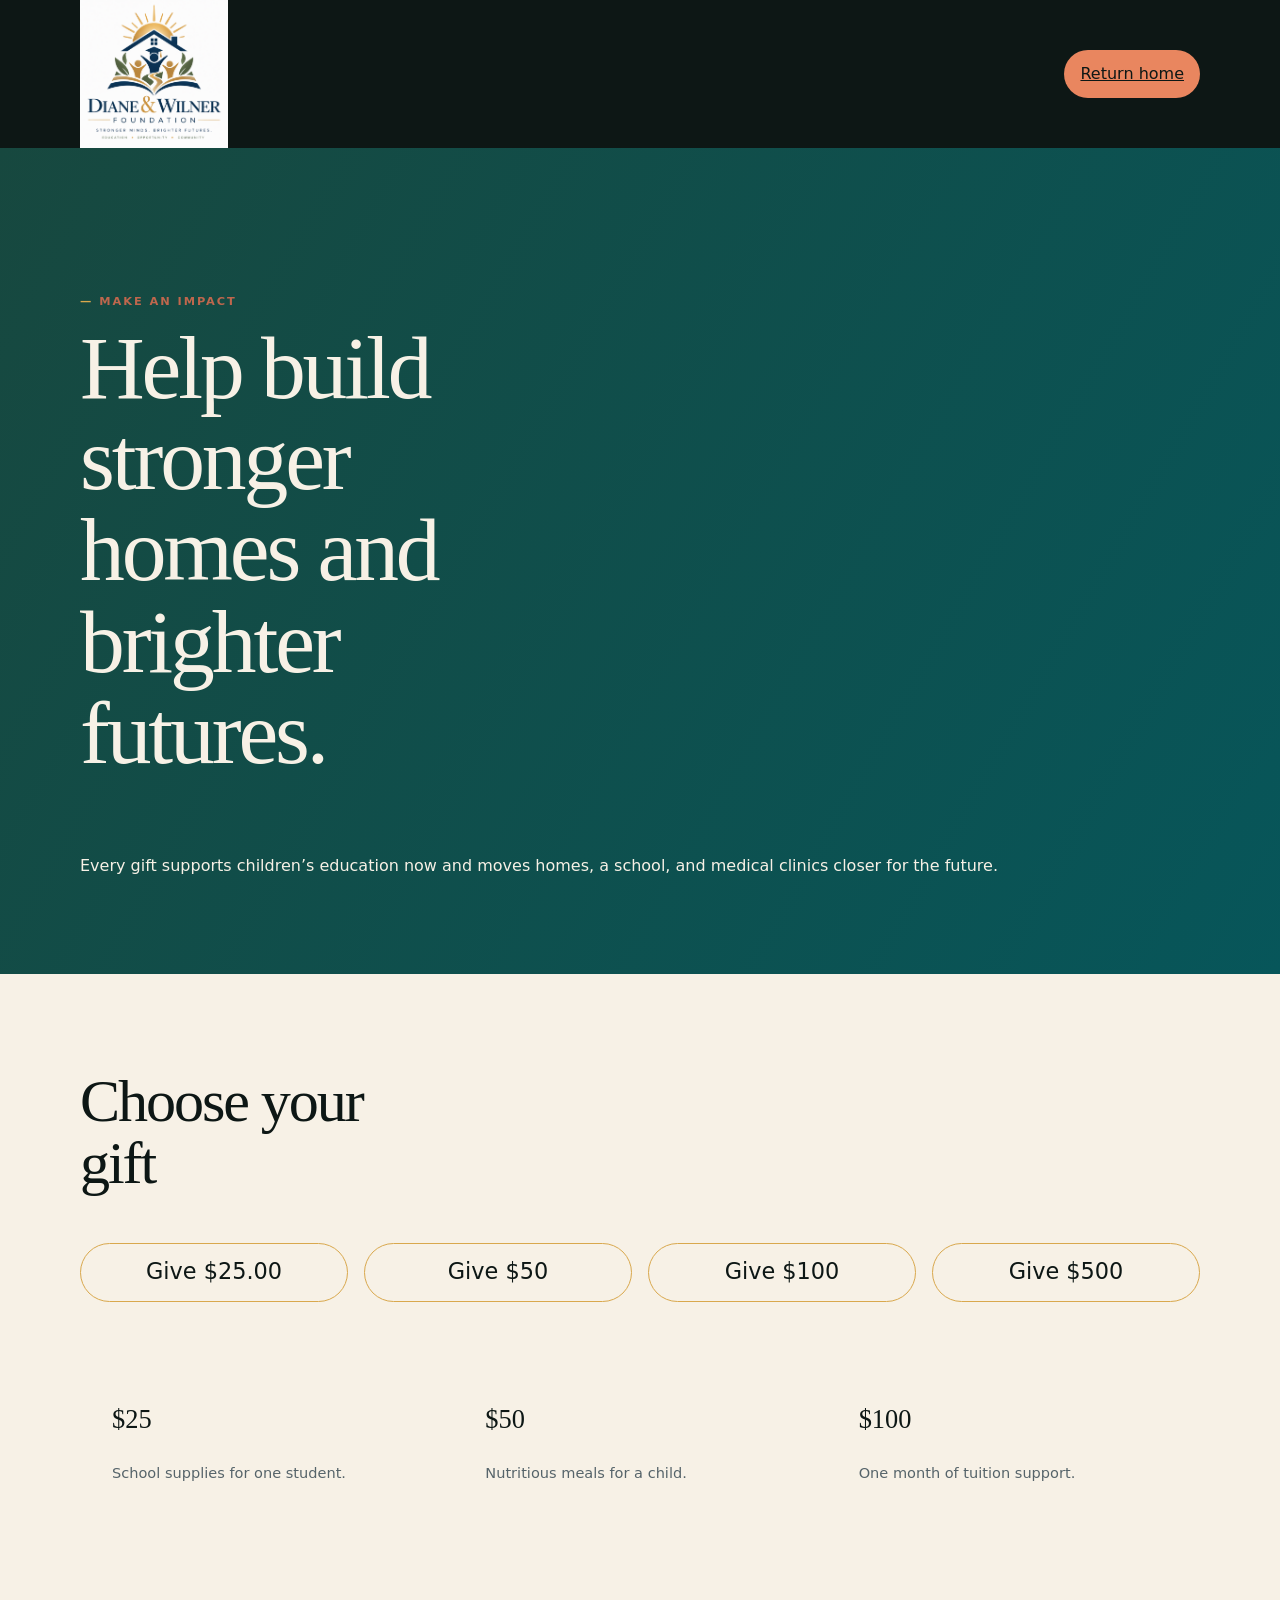
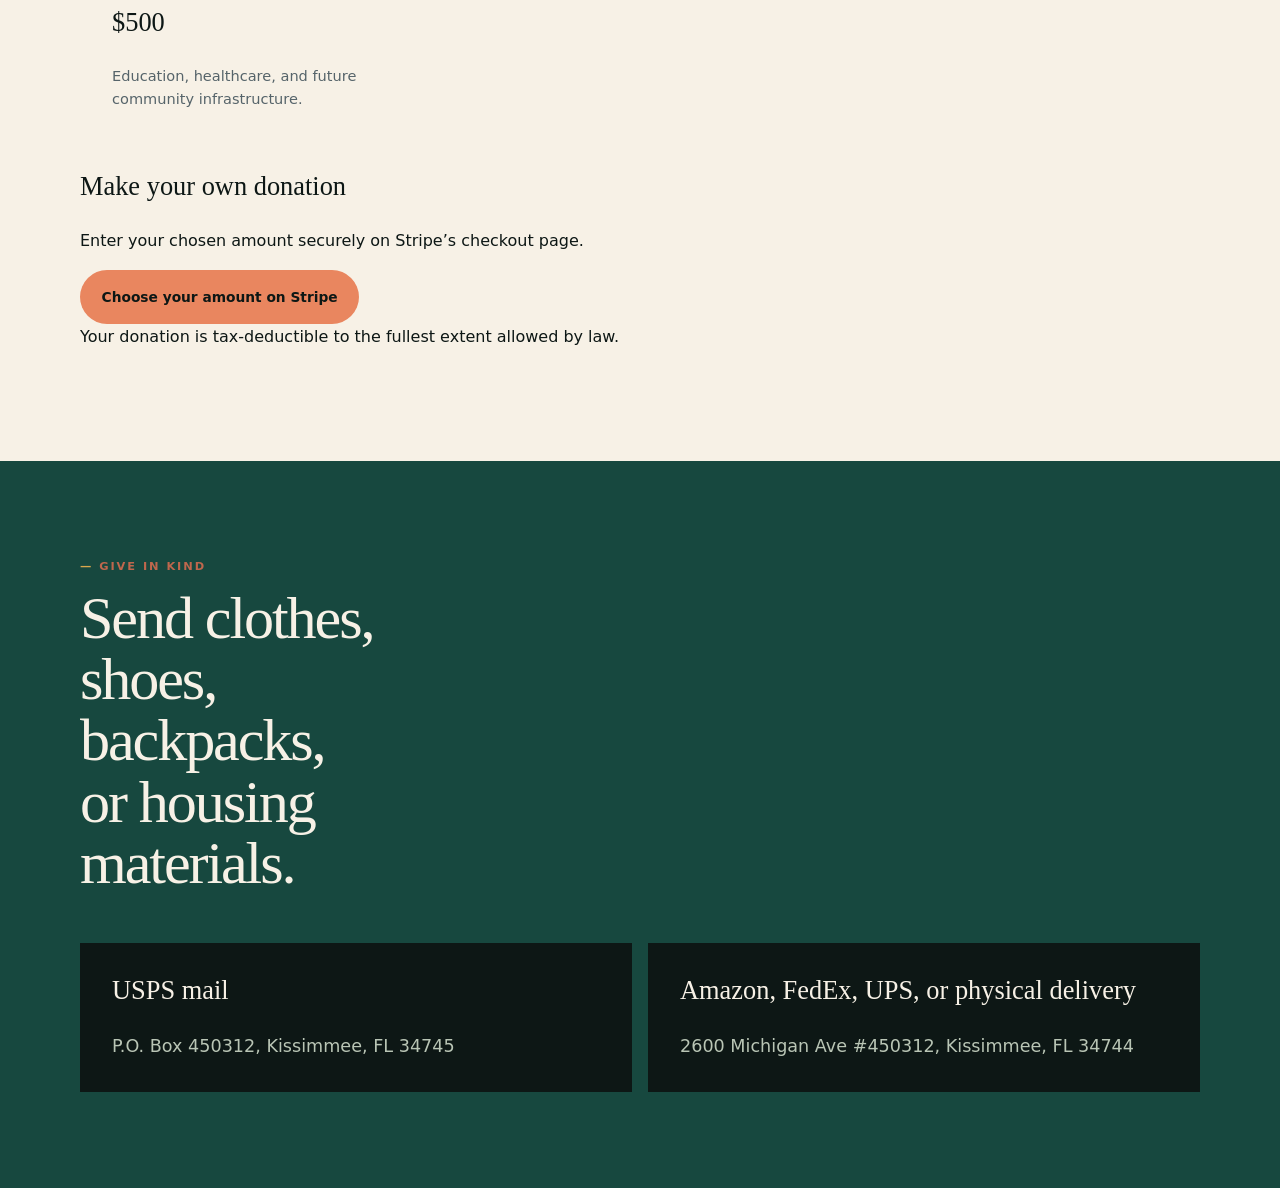
<file: donate.html>
<!doctype html><html lang="en"><head><meta charset="utf-8"><meta name="viewport" content="width=device-width,initial-scale=1"><title>Give | Diane &amp; Wilner Foundation</title><link rel="stylesheet" href="assets/css/site.css"><link rel="stylesheet" href="assets/css/accessibility.css"><link rel="stylesheet" href="assets/css/donations.css"></head><body><header class="site-header ref-header"><div class="shell header-inner"><a class='logo-link' href='/'><img class="logo-image" src="assets/images/diane-wilner-foundation-logo.png" alt="Diane and Wilner Foundation"></a><a class='nav-support' href='/'>Return home</a></div></header><main class="donate-page"><section class="donate-hero"><div class="shell"><p class="eyebrow">Make an impact</p><h1>Help build stronger homes and brighter futures.</h1><p>Every gift supports children’s education now and moves homes, a school, and medical clinics closer for the future.</p></div></section><section class="shell giving"><h2>Choose your gift</h2><div class="amounts" aria-label="Suggested donation amounts"><a href="https://buy.stripe.com/dRmfZh2XOeZGatre6K1ZS04">Give $25.00</a><a href="https://buy.stripe.com/4gM8wPgOE7xe4534wa1ZS01">Give $50</a><a href="https://buy.stripe.com/3cI14n9mc9Fm7hf9Qu1ZS02">Give $100</a><a href="https://buy.stripe.com/bJebJ1eGw9FmfNLaUy1ZS03">Give $500</a></div><div class="program-grid"><article><h3>$25</h3><p>School supplies for one student.</p></article><article><h3>$50</h3><p>Nutritious meals for a child.</p></article><article><h3>$100</h3><p>One month of tuition support.</p></article><article><h3>$500</h3><p>Education, healthcare, and future community infrastructure.</p></article></div><h3>Make your own donation</h3><p>Enter your chosen amount securely on Stripe’s checkout page.</p><a class="button button-primary" href="https://buy.stripe.com/dRmfZh2XOeZGatre6K1ZS04">Choose your amount on Stripe</a><p>Your donation is tax-deductible to the fullest extent allowed by law.</p></section><section class="in-kind"><div class="shell"><p class="eyebrow">Give in kind</p><h2>Send clothes, shoes, backpacks, or housing materials.</h2><div class="delivery-grid"><article><h3>USPS mail</h3><address>P.O. Box 450312, Kissimmee, FL 34745</address></article><article><h3>Amazon, FedEx, UPS, or physical delivery</h3><address>2600 Michigan Ave #450312, Kissimmee, FL 34744</address></article></div></div></section></main><script src="assets/js/site.js" defer></script>
</body></html>
</file>
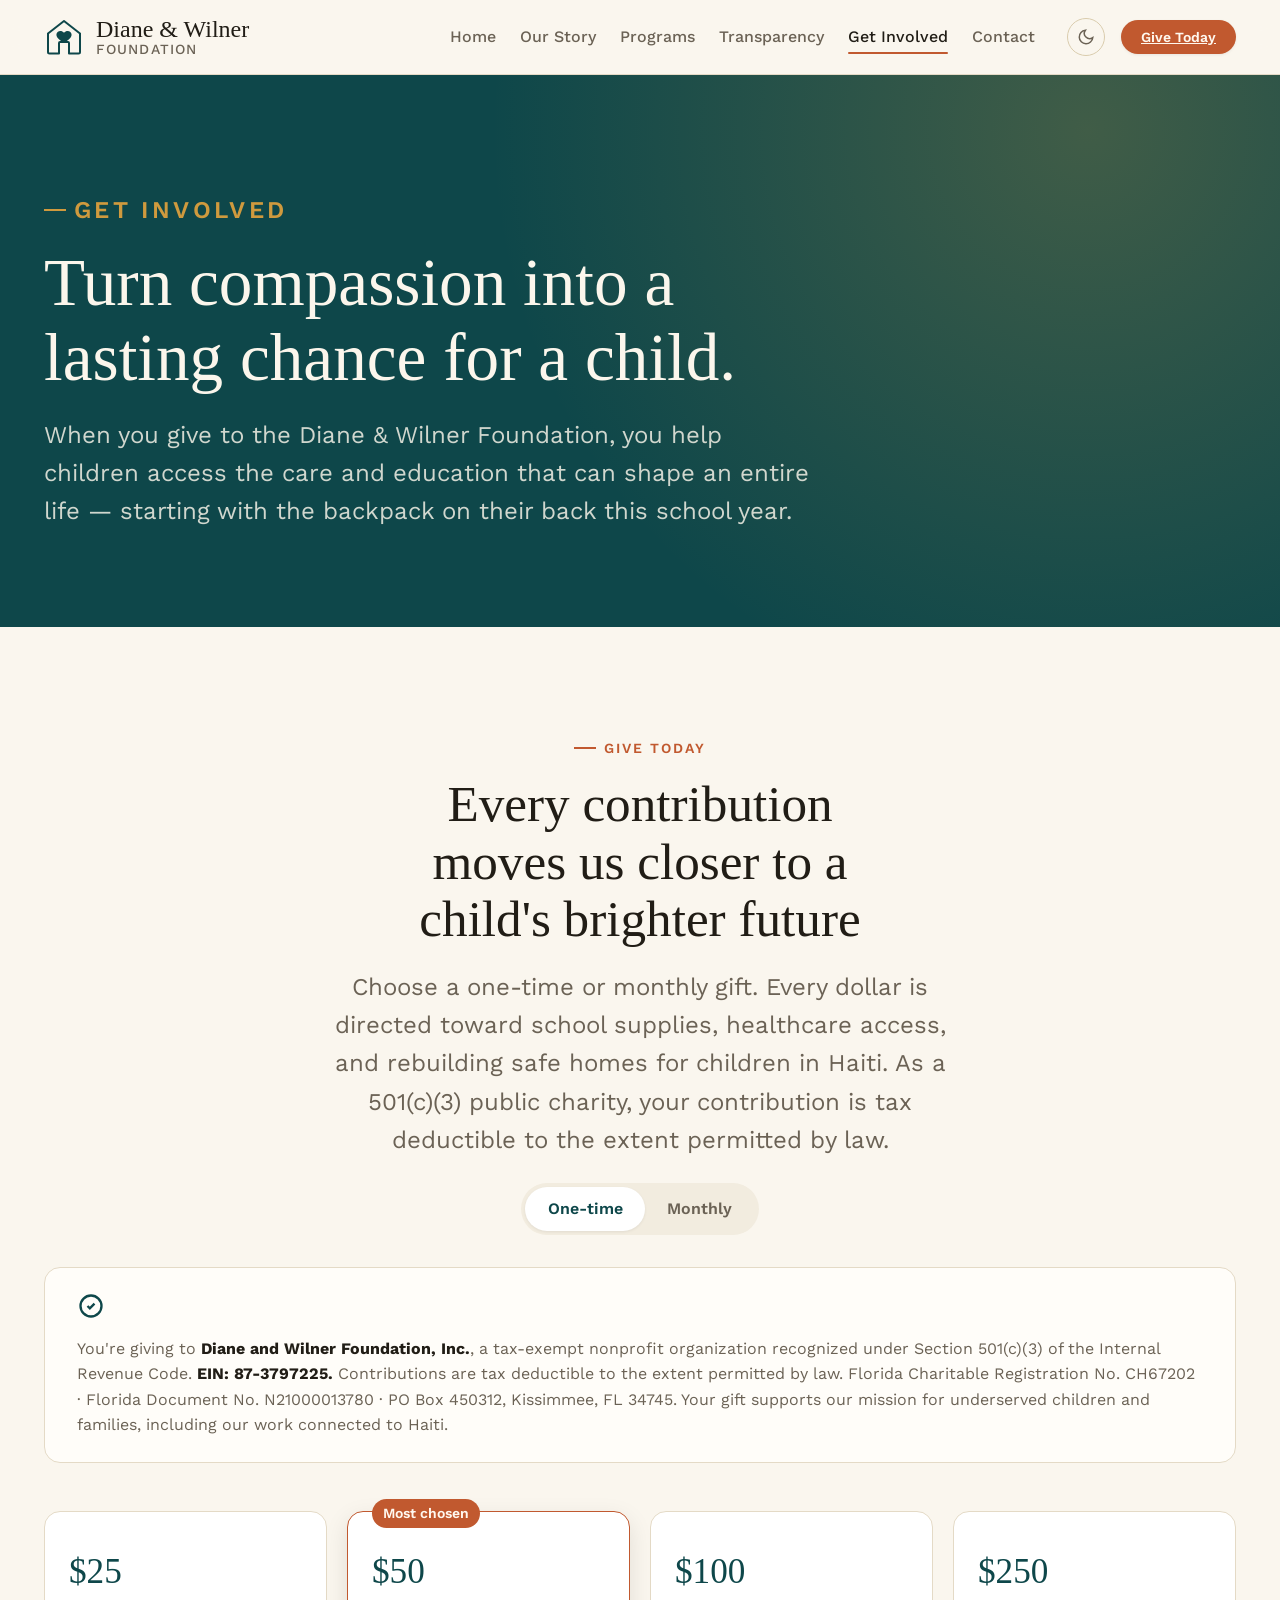
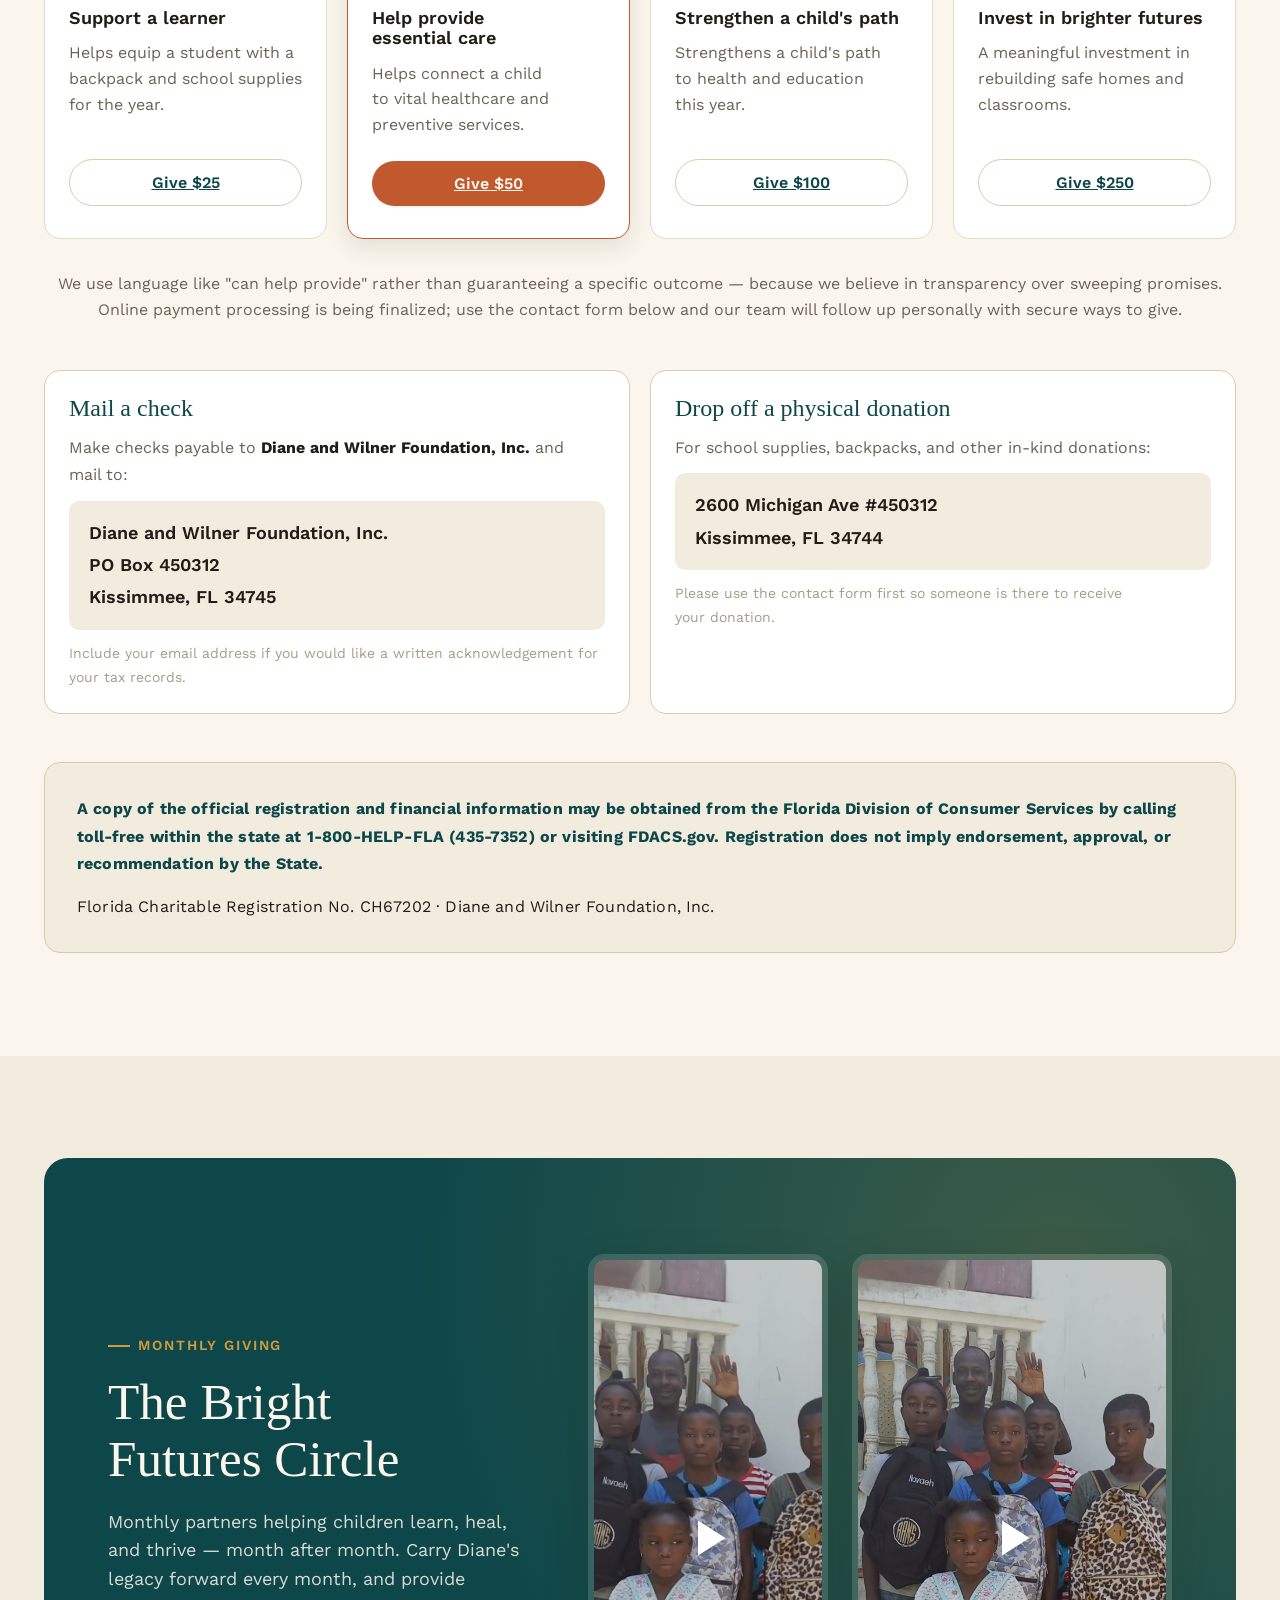
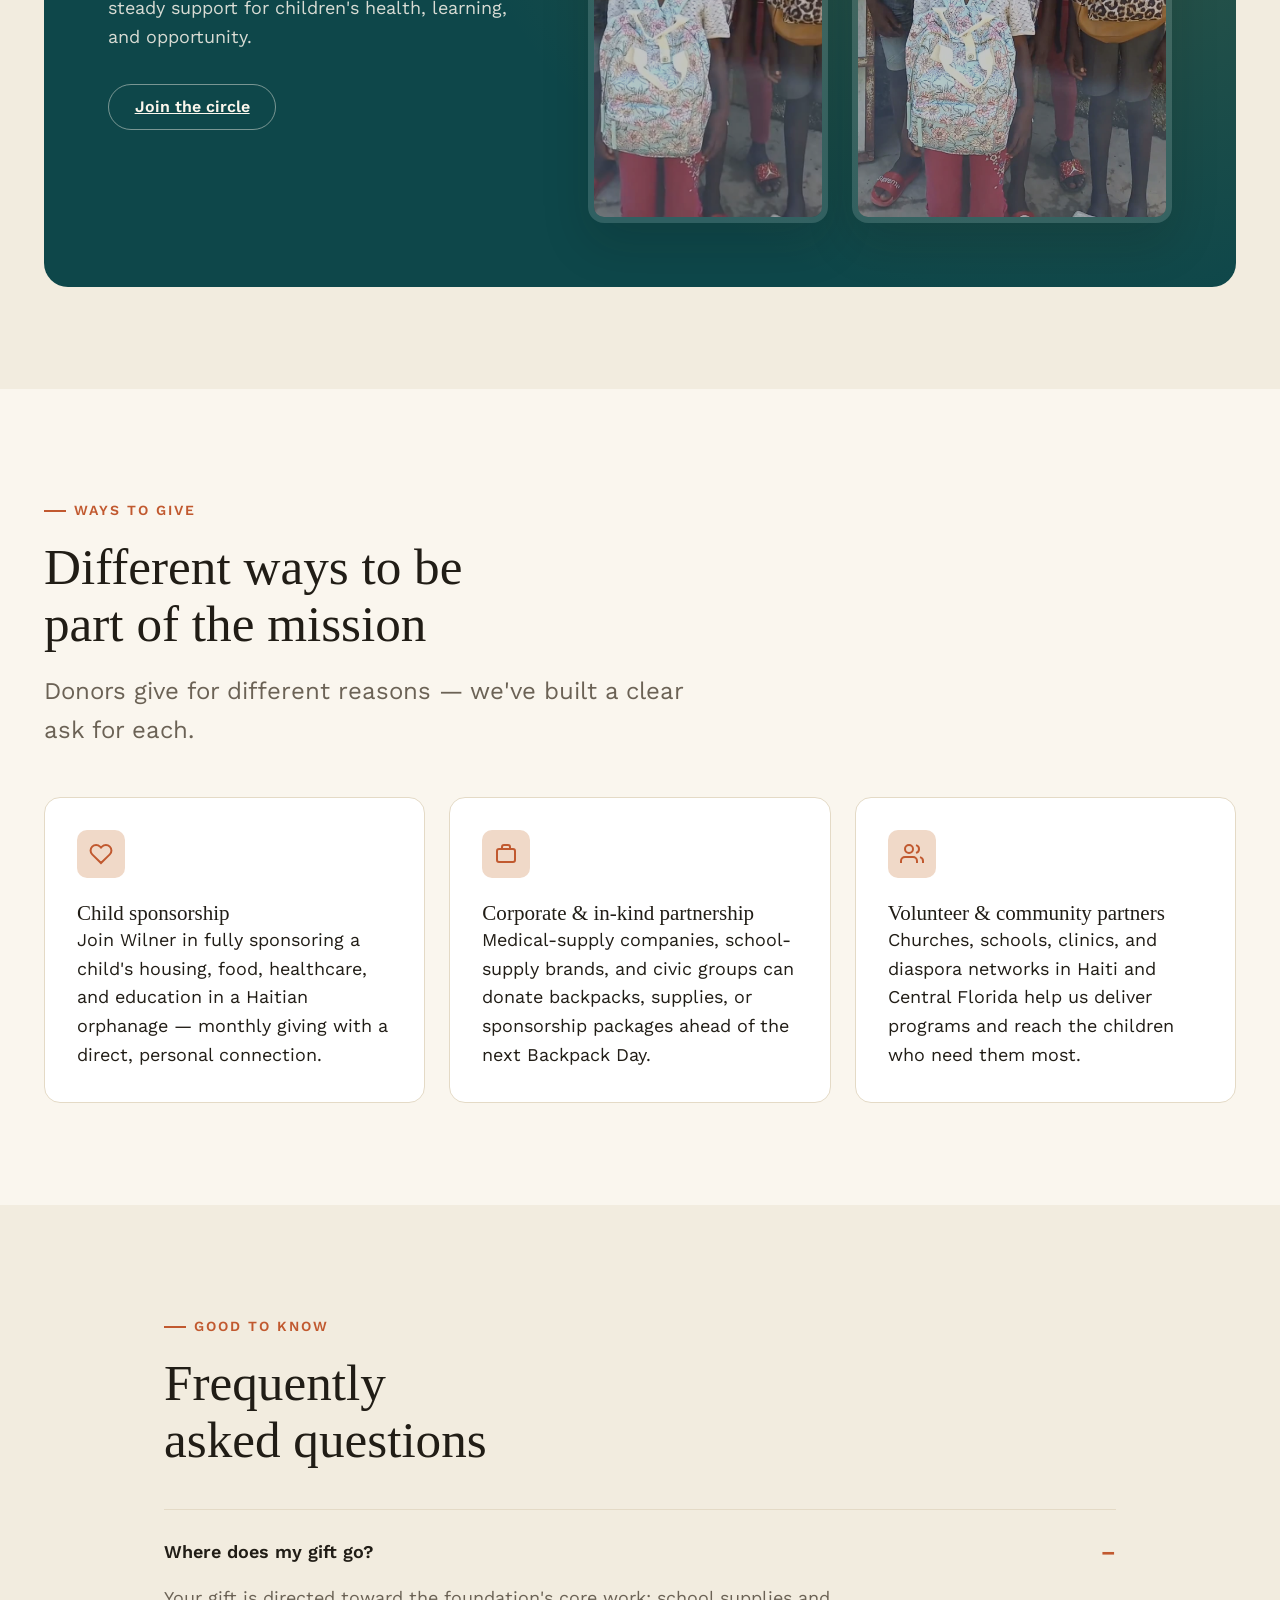
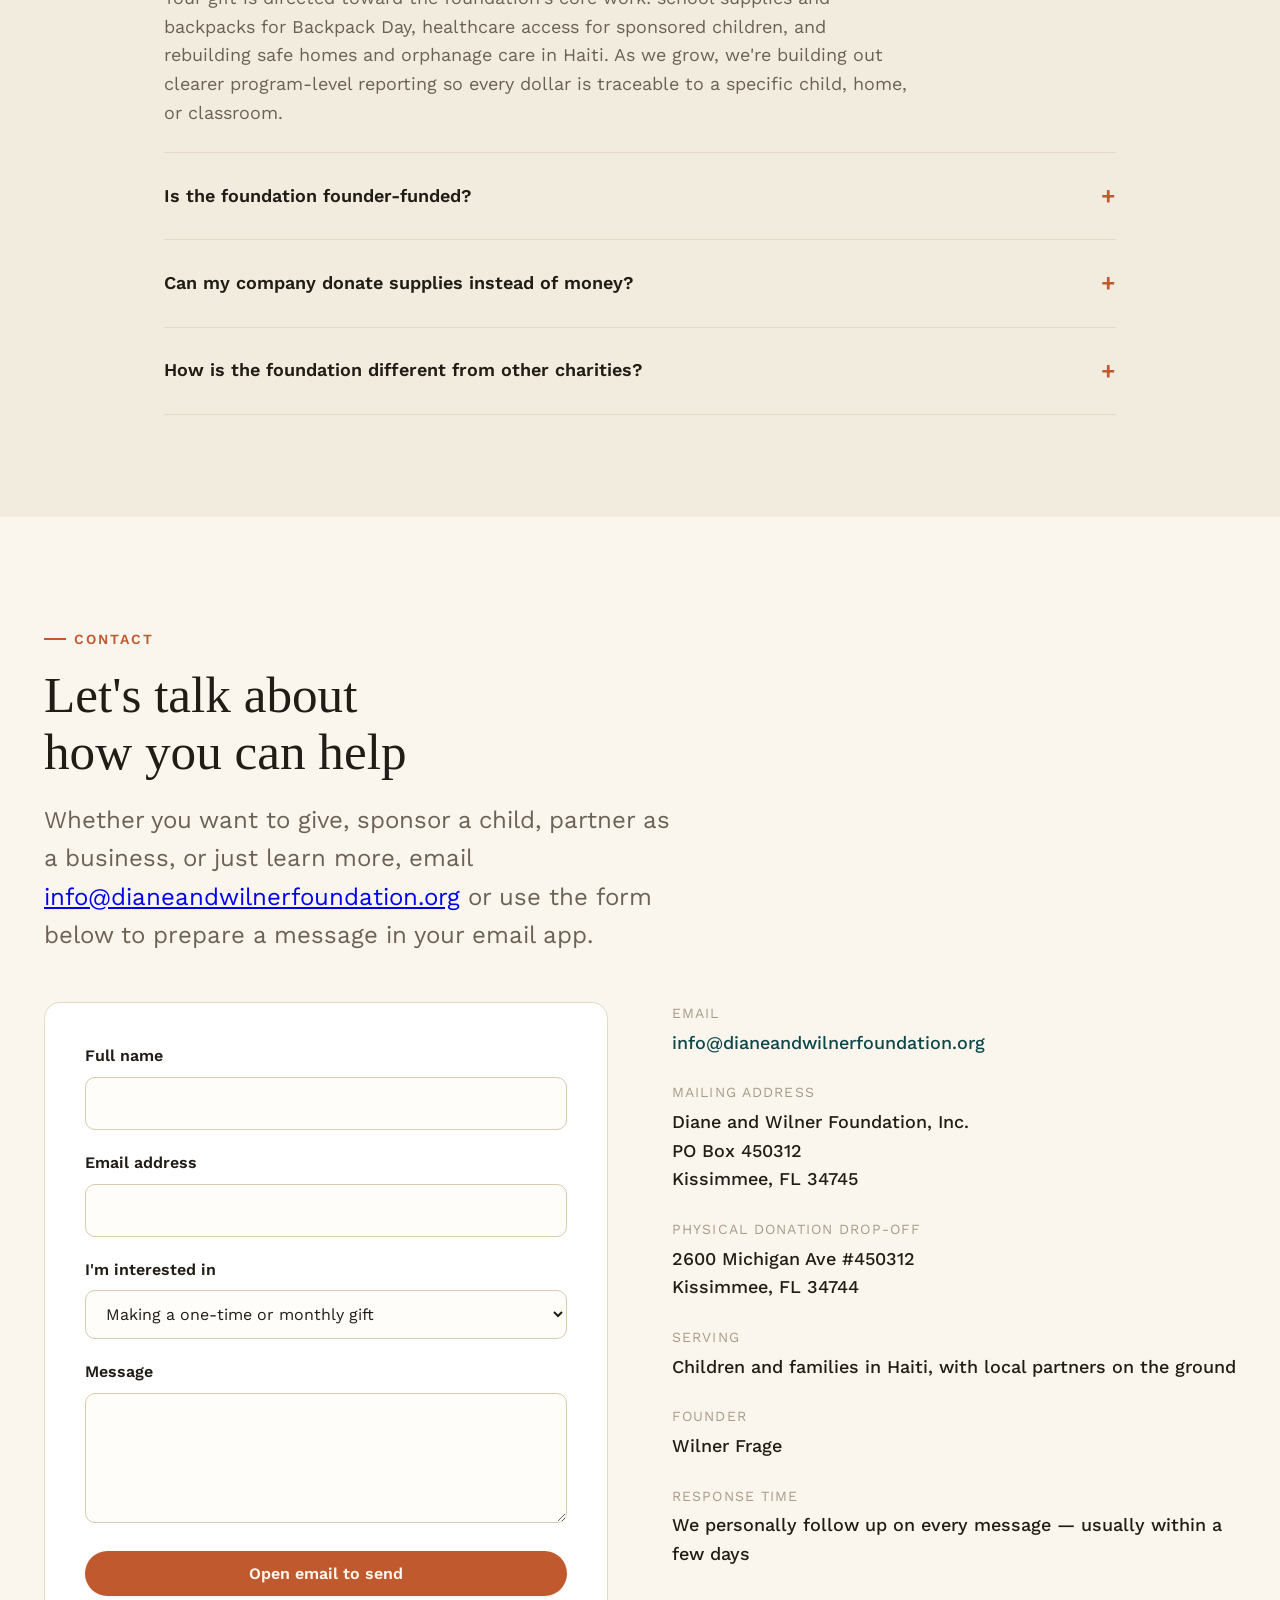
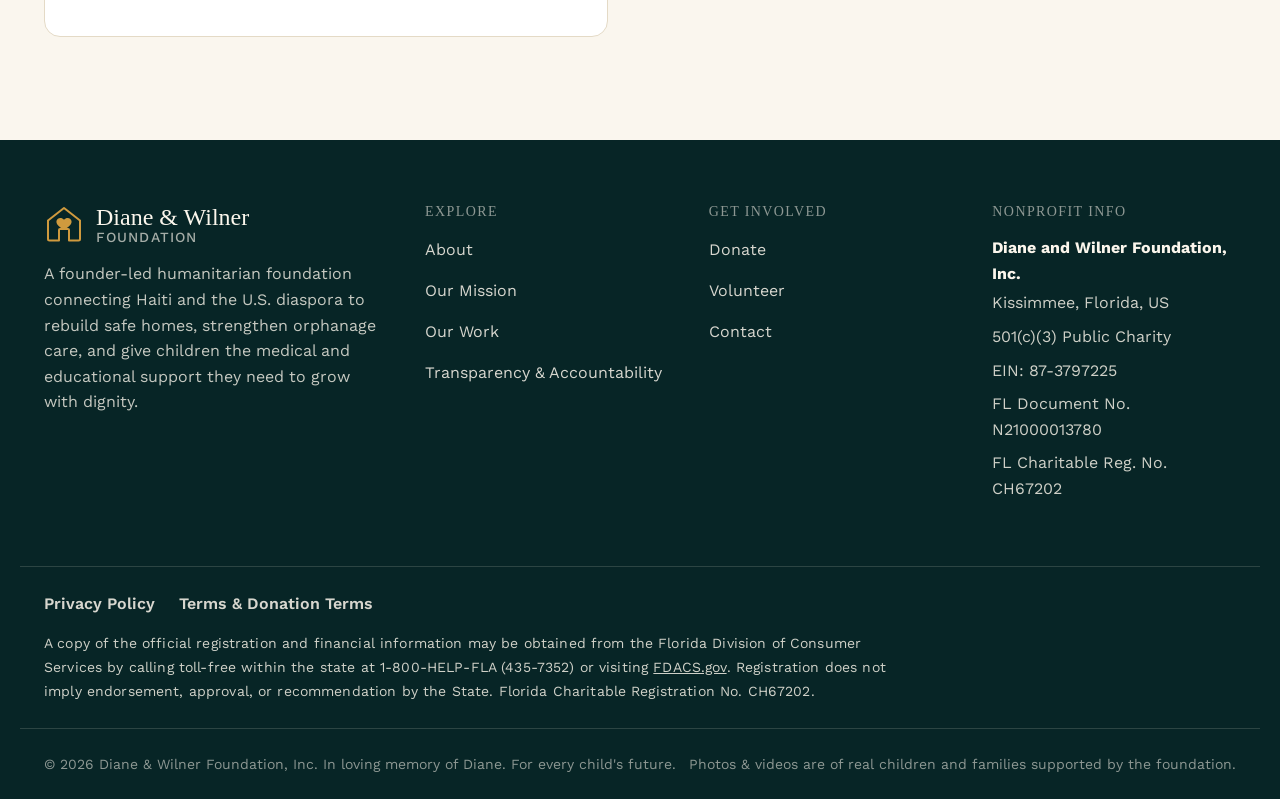
<file: get-involved.html>
<!doctype html>
<html lang="en">
<head>
<meta charset="UTF-8" />
<meta name="viewport" content="width=device-width, initial-scale=1.0" />
<title>Get Involved — Diane & Wilner Foundation</title>
<meta name="description" content="Give today, sponsor a child, become a corporate partner, or get in touch with the Diane & Wilner Foundation. Every gift helps rebuild safe homes and give children in Haiti access to school supplies, healthcare, and education." />
<link rel="preconnect" href="https://api.fontshare.com" />
<link href="https://api.fontshare.com/v2/css?f[]=zodiak@400,500,600,700&display=swap" rel="stylesheet" />
<link rel="preconnect" href="https://fonts.googleapis.com" />
<link rel="preconnect" href="https://fonts.gstatic.com" crossorigin />
<link href="https://fonts.googleapis.com/css2?family=Work+Sans:wght@300..700&display=swap" rel="stylesheet" />
<link rel="stylesheet" href="css/tokens.css" />
<link rel="stylesheet" href="css/base.css" />
<link rel="stylesheet" href="css/style.css" />
</head>
<body>

<a class="sr-only" href="#main">Skip to content</a>

<header class="site-header" data-site-header>
  <div class="container header-inner">
    <a class="brand" href="index.html" aria-label="Diane & Wilner Foundation home">
      <svg class="brand-mark" viewBox="0 0 40 40" fill="none" aria-hidden="true">
        <path d="M20 4 4 16.5V35a1.5 1.5 0 0 0 1.5 1.5H15V26a1 1 0 0 1 1-1h8a1 1 0 0 1 1 1v10.5h9.5A1.5 1.5 0 0 0 36 35V16.5L20 4Z" stroke="currentColor" stroke-width="2" stroke-linejoin="round"/>
        <path d="M20 15.8c-2.6-3.4-7.6-1.8-7.6 1.9 0 3 3.6 5.3 7.6 8.3 4-3 7.6-5.3 7.6-8.3 0-3.7-5-5.3-7.6-1.9Z" fill="currentColor"/>
      </svg>
      <span class="brand-name">Diane &amp; Wilner<small>Foundation</small></span>
    </a>
    <nav class="main-nav" aria-label="Primary">
      <ul class="nav-links" role="list">
        <li><a href="index.html">Home</a></li>
        <li><a href="about.html">Our Story</a></li>
        <li><a href="get-involved.html#programs">Programs</a></li>
        <li><a href="transparency.html">Transparency</a></li>
        <li><a href="get-involved.html" aria-current="page">Get Involved</a></li>
        <li><a href="get-involved.html#contact">Contact</a></li>
      </ul>
      <div class="header-actions">
        <button class="theme-toggle" data-theme-toggle aria-label="Switch to dark mode"></button>
        <a class="btn btn--primary btn--sm donate-header" href="#give">Give Today</a>
        <button class="nav-toggle" data-nav-toggle aria-label="Open menu" aria-expanded="false">
          <svg width="22" height="22" viewBox="0 0 24 24" fill="none" stroke="currentColor" stroke-width="2"><path d="M3 6h18M3 12h18M3 18h18"/></svg>
        </button>
      </div>
    </nav>
  </div>
  <div class="container mobile-nav" data-mobile-nav>
    <a href="index.html">Home</a>
    <a href="about.html">Our Story</a>
    <a href="get-involved.html#programs">Programs</a>
    <a href="transparency.html">Transparency &amp; Accountability</a>
    <a href="get-involved.html">Get Involved</a>
    <a href="get-involved.html#contact">Contact</a>
    <a class="btn btn--primary" href="#give">Give Today</a>
  </div>
</header>

<main id="main">

  <section class="page-hero">
    <div class="container">
      <p class="eyebrow">Get involved</p>
      <h1>Turn compassion into a lasting chance for a child.</h1>
      <p>When you give to the Diane &amp; Wilner Foundation, you help children access the care and education that can shape an entire life — starting with the backpack on their back this school year.</p>
    </div>
  </section>

  <!-- GIVING TIERS -->
  <section id="give">
    <div class="container">
      <div class="stack-header text-center mx-auto reveal">
        <p class="eyebrow" style="justify-content:center;">Give today</p>
        <h2 class="section-title mx-auto">Every contribution moves us closer to a child's brighter future</h2>
        <p class="section-lede mx-auto">Choose a one-time or monthly gift. Every dollar is directed toward school supplies, healthcare access, and rebuilding safe homes for children in Haiti. As a <span class="nowrap">501(c)(3)</span> public charity, your contribution is tax deductible to the extent permitted by law.</p>
        <div class="giving-toggle" data-giving-toggle>
          <button type="button" class="is-active" data-freq="once">One-time</button>
          <button type="button" data-freq="monthly">Monthly</button>
        </div>
      </div>
      <div class="gift-id-card reveal">
        <svg viewBox="0 0 24 24" fill="none" stroke="currentColor" stroke-width="2"><path d="M9 12l2 2 4-4"/><circle cx="12" cy="12" r="9"/></svg>
        <p>You're giving to <strong>Diane and Wilner Foundation, Inc.</strong>, a tax-exempt nonprofit organization recognized under <span class="nowrap">Section 501(c)(3)</span> of the Internal Revenue Code. <strong>EIN: 87-3797225.</strong> Contributions are tax deductible to the extent permitted by law. Florida Charitable Registration No. CH67202 &middot; Florida Document No. N21000013780 &middot; PO Box 450312, Kissimmee, FL 34745. Your gift supports our mission for underserved children and families, including our work connected to Haiti.</p>
      </div>
      <div class="tier-grid reveal">
        <div class="tier-card">
          <span class="tier-amount">$25</span>
          <h4>Support a learner</h4>
          <p data-freq-note data-once="Helps equip a student with a backpack and school supplies for the year." data-monthly="Helps equip a student with fresh supplies every month of the school year.">Helps equip a student with a backpack and school supplies for the year.</p>
          <a class="btn btn--outline" href="#contact">Give $25</a>
        </div>
        <div class="tier-card is-featured">
          <span class="tier-amount">$50</span>
          <h4>Help provide essential care</h4>
          <p data-freq-note data-once="Helps connect a child to vital healthcare and preventive services." data-monthly="Keeps a child connected to ongoing healthcare, month after month.">Helps connect a child to vital healthcare and preventive services.</p>
          <a class="btn btn--primary" href="#contact">Give $50</a>
        </div>
        <div class="tier-card">
          <span class="tier-amount">$100</span>
          <h4>Strengthen a child's path</h4>
          <p data-freq-note data-once="Strengthens a child's path to health and education this year." data-monthly="Sustains a child's path to health and education all year long.">Strengthens a child's path to health and education this year.</p>
          <a class="btn btn--outline" href="#contact">Give $100</a>
        </div>
        <div class="tier-card">
          <span class="tier-amount">$250</span>
          <h4>Invest in brighter futures</h4>
          <p data-freq-note data-once="A meaningful investment in rebuilding safe homes and classrooms." data-monthly="A meaningful, ongoing investment in safe homes and classrooms.">A meaningful investment in rebuilding safe homes and classrooms.</p>
          <a class="btn btn--outline" href="#contact">Give $250</a>
        </div>
      </div>
      <p class="text-center" style="margin-top: var(--space-8); color: var(--color-text-muted); font-size: var(--text-sm);">We use language like "can help provide" rather than guaranteeing a specific outcome — because we believe in transparency over sweeping promises. Online payment processing is being finalized; use the contact form below and our team will follow up personally with secure ways to give.</p>
      <div class="send-grid reveal">
        <div class="send-card">
          <h4>Mail a check</h4>
          <p>Make checks payable to <strong>Diane and Wilner Foundation, Inc.</strong> and mail to:</p>
          <address>Diane and Wilner Foundation, Inc.<br />PO Box 450312<br />Kissimmee, FL 34745</address>
          <p class="send-note">Include your email address if you would like a written acknowledgement for your tax records.</p>
        </div>
        <div class="send-card">
          <h4>Drop off a physical donation</h4>
          <p>For school supplies, backpacks, and other in-kind donations:</p>
          <address>2600 Michigan Ave #450312<br />Kissimmee, FL 34744</address>
          <p class="send-note">Please use the contact form first so someone is there to receive your donation.</p>
        </div>
      </div>
      <div class="disclosure-card reveal">
        <p><strong>A copy of the official registration and financial information may be obtained from the Florida Division of Consumer Services by calling toll-free within the state at 1-800-HELP-FLA (435-7352) or visiting FDACS.gov. Registration does not imply endorsement, approval, or recommendation by the State.</strong></p>
        <p>Florida Charitable Registration No. CH67202 &middot; Diane and Wilner Foundation, Inc.</p>
      </div>
    </div>
  </section>

  <!-- BRIGHT FUTURES CIRCLE -->
  <section style="background: var(--color-surface-offset);">
    <div class="container">
      <div class="video-feature reveal">
        <div>
          <p class="eyebrow">Monthly giving</p>
          <h2>The Bright Futures Circle</h2>
          <p>Monthly partners helping children learn, heal, and thrive — month after month. Carry Diane's legacy forward every month, and provide steady support for children's health, learning, and opportunity.</p>
          <a class="btn btn--ghost mt-8" href="#contact" style="margin-top:2rem; display:inline-flex;">Join the circle</a>
        </div>
        <div class="video-row">
          <div class="video-frame" data-video-frame tabindex="0" role="button" aria-label="Play video: children on Backpack Day">
            <video playsinline muted loop preload="metadata" poster="assets/video/poster-2.jpg">
              <source src="assets/video/distribution-day-2.mp4" type="video/mp4" />
            </video>
            <div class="play-btn" aria-hidden="true">
              <svg viewBox="0 0 24 24" fill="currentColor"><path d="M8 5v14l11-7L8 5Z"/></svg>
            </div>
          </div>
          <div class="video-frame" data-video-frame tabindex="0" role="button" aria-label="Play video: children on Backpack Day, clip three">
            <video playsinline muted loop preload="metadata" poster="assets/video/poster-3.jpg">
              <source src="assets/video/distribution-day-3.mp4" type="video/mp4" />
            </video>
            <div class="play-btn" aria-hidden="true">
              <svg viewBox="0 0 24 24" fill="currentColor"><path d="M8 5v14l11-7L8 5Z"/></svg>
            </div>
          </div>
        </div>
      </div>
    </div>
  </section>

  <!-- WAYS TO GIVE / PROGRAMS -->
  <section id="programs">
    <div class="container">
      <div class="stack-header reveal">
        <p class="eyebrow">Ways to give</p>
        <h2 class="section-title">Different ways to be part of the mission</h2>
        <p class="section-lede">Donors give for different reasons — we've built a clear ask for each.</p>
      </div>
      <div class="ways-grid reveal">
        <div class="way-card">
          <div class="pillar-icon">
            <svg viewBox="0 0 24 24" fill="none" stroke="currentColor" stroke-width="2"><path d="M20.8 4.6a5.5 5.5 0 0 0-7.8 0L12 5.6l-1-1a5.5 5.5 0 0 0-7.8 7.8l1 1L12 21l7.8-7.6 1-1a5.5 5.5 0 0 0 0-7.8Z"/></svg>
          </div>
          <h3>Child sponsorship</h3>
          <p>Join Wilner in fully sponsoring a child's housing, food, healthcare, and education in a Haitian orphanage — monthly giving with a direct, personal connection.</p>
        </div>
        <div class="way-card" id="partner">
          <div class="pillar-icon">
            <svg viewBox="0 0 24 24" fill="none" stroke="currentColor" stroke-width="2"><rect x="3" y="7" width="18" height="13" rx="2"/><path d="M8 7V5a2 2 0 0 1 2-2h4a2 2 0 0 1 2 2v2"/></svg>
          </div>
          <h3>Corporate &amp; in-kind partnership</h3>
          <p>Medical-supply companies, school-supply brands, and civic groups can donate backpacks, supplies, or sponsorship packages ahead of the next Backpack Day.</p>
        </div>
        <div class="way-card" id="volunteer">
          <div class="pillar-icon">
            <svg viewBox="0 0 24 24" fill="none" stroke="currentColor" stroke-width="2"><path d="M17 21v-2a4 4 0 0 0-4-4H5a4 4 0 0 0-4 4v2"/><circle cx="9" cy="7" r="4"/><path d="M23 21v-2a4 4 0 0 0-3-3.87"/><path d="M16 3.13a4 4 0 0 1 0 7.75"/></svg>
          </div>
          <h3>Volunteer &amp; community partners</h3>
          <p>Churches, schools, clinics, and diaspora networks in Haiti and Central Florida help us deliver programs and reach the children who need them most.</p>
        </div>
      </div>
    </div>
  </section>

  <!-- FAQ -->
  <section style="background: var(--color-surface-offset);">
    <div class="container container--narrow">
      <div class="stack-header reveal">
        <p class="eyebrow">Good to know</p>
        <h2 class="section-title">Frequently asked questions</h2>
      </div>
      <div class="reveal" style="margin-top: var(--space-10);">
        <details class="faq-item" open>
          <summary>Where does my gift go?</summary>
          <p>Your gift is directed toward the foundation's core work: school supplies and backpacks for Backpack Day, healthcare access for sponsored children, and rebuilding safe homes and orphanage care in Haiti. As we grow, we're building out clearer program-level reporting so every dollar is traceable to a specific child, home, or classroom.</p>
        </details>
        <details class="faq-item">
          <summary>Is the foundation founder-funded?</summary>
          <p>Yes — the Diane &amp; Wilner Foundation began with Wilner Frage personally funding the mission, including the full support of two children in a Haitian orphanage. We're now inviting the diaspora and wider community to join that commitment.</p>
        </details>
        <details class="faq-item">
          <summary>Can my company donate supplies instead of money?</summary>
          <p>Yes. In-kind donations of backpacks, school supplies, and medical supplies are always welcome, especially ahead of the next Backpack Day. Reach out through the contact form below.</p>
        </details>
        <details class="faq-item">
          <summary>How is the foundation different from other charities?</summary>
          <p>We are diaspora-led and locally connected — a bridge between people with resources and children who need stability, led by a founder who has already proven his commitment with his own money and time on the ground in Haiti.</p>
        </details>
      </div>
    </div>
  </section>

  <!-- CONTACT -->
  <section id="contact">
    <div class="container">
      <div class="stack-header reveal">
        <p class="eyebrow">Contact</p>
        <h2 class="section-title">Let's talk about how you can help</h2>
        <p class="section-lede">Whether you want to give, sponsor a child, partner as a business, or just learn more, email <a href="mailto:info@dianeandwilnerfoundation.org">info@dianeandwilnerfoundation.org</a> or use the form below to prepare a message in your email app.</p>
      </div>
      <div class="contact-grid reveal">
        <div class="contact-card">
          <form data-contact-form>
            <div class="form-row">
              <label for="name">Full name</label>
              <input id="name" name="name" type="text" required autocomplete="name" />
            </div>
            <div class="form-row">
              <label for="email">Email address</label>
              <input id="email" name="email" type="email" required autocomplete="email" />
            </div>
            <div class="form-row">
              <label for="reason">I'm interested in</label>
              <select id="reason" name="reason">
                <option>Making a one-time or monthly gift</option>
                <option>Sponsoring a child</option>
                <option>Corporate or in-kind partnership</option>
                <option>Volunteering or community partnership</option>
                <option>Something else</option>
              </select>
            </div>
            <div class="form-row">
              <label for="message">Message</label>
              <textarea id="message" name="message" rows="4" required></textarea>
            </div>
            <button class="btn btn--primary" type="submit" style="width:100%;">Open email to send</button>
            <p data-form-status hidden style="margin-top: var(--space-4); font-size: var(--text-sm); color: var(--color-success); font-weight: 600;"></p>
          </form>
        </div>
        <div class="contact-info">
          <dl>
            <div>
              <dt>Email</dt>
              <dd><a href="mailto:info@dianeandwilnerfoundation.org">info@dianeandwilnerfoundation.org</a></dd>
            </div>
            <div>
              <dt>Mailing address</dt>
              <dd>Diane and Wilner Foundation, Inc.<br />PO Box 450312<br />Kissimmee, FL 34745</dd>
            </div>
            <div>
              <dt>Physical donation drop-off</dt>
              <dd>2600 Michigan Ave #450312<br />Kissimmee, FL 34744</dd>
            </div>
            <div>
              <dt>Serving</dt>
              <dd>Children and families in Haiti, with local partners on the ground</dd>
            </div>
            <div>
              <dt>Founder</dt>
              <dd>Wilner Frage</dd>
            </div>
            <div>
              <dt>Response time</dt>
              <dd>We personally follow up on every message — usually within a few days</dd>
            </div>
          </dl>
        </div>
      </div>
    </div>
  </section>

</main>

<footer class="site-footer">
  <div class="container footer-grid">
    <div>
      <a class="footer-brand" href="index.html">
        <svg class="brand-mark" viewBox="0 0 40 40" fill="none" aria-hidden="true">
          <path d="M20 4 4 16.5V35a1.5 1.5 0 0 0 1.5 1.5H15V26a1 1 0 0 1 1-1h8a1 1 0 0 1 1 1v10.5h9.5A1.5 1.5 0 0 0 36 35V16.5L20 4Z" stroke="currentColor" stroke-width="2" stroke-linejoin="round"/>
          <path d="M20 15.8c-2.6-3.4-7.6-1.8-7.6 1.9 0 3 3.6 5.3 7.6 8.3 4-3 7.6-5.3 7.6-8.3 0-3.7-5-5.3-7.6-1.9Z" fill="currentColor"/>
        </svg>
        <span class="brand-name">Diane &amp; Wilner<small>Foundation</small></span>
      </a>
      <p style="max-width: 34ch; font-size: var(--text-sm); color: color-mix(in oklab, var(--color-on-brand) 78%, transparent);">A founder-led humanitarian foundation connecting Haiti and the U.S. diaspora to rebuild safe homes, strengthen orphanage care, and give children the medical and educational support they need to grow with dignity.</p>
    </div>
    <div class="footer-col">
      <h5>Explore</h5>
      <ul role="list">
        <li><a href="about.html">About</a></li>
        <li><a href="about.html#mission">Our Mission</a></li>
        <li><a href="index.html#our-work">Our Work</a></li>
        <li><a href="transparency.html">Transparency &amp; Accountability</a></li>
      </ul>
    </div>
    <div class="footer-col">
      <h5>Get Involved</h5>
      <ul role="list">
        <li><a href="get-involved.html#give">Donate</a></li>
        <li><a href="get-involved.html#volunteer">Volunteer</a></li>
        <li><a href="get-involved.html#contact">Contact</a></li>
      </ul>
    </div>
    <div class="footer-col">
      <h5>Nonprofit Info</h5>
      <div class="footer-nonprofit-info">
        <div><strong>Diane and Wilner Foundation, Inc.</strong>Kissimmee, Florida, US</div>
        <div><span class="nowrap">501(c)(3)</span> Public Charity</div>
        <div>EIN: 87-3797225</div>
        <div>FL Document No. N21000013780</div>
        <div>FL Charitable Reg. No. CH67202</div>
      </div>
    </div>
  </div>
  <div class="container footer-legal">
    <div class="footer-legal-links">
      <a href="privacy.html">Privacy Policy</a>
      <a href="terms.html">Terms &amp; Donation Terms</a>
    </div>
    <p class="footer-disclosure">A copy of the official registration and financial information may be obtained from the Florida Division of Consumer Services by calling toll-free within the state at 1-800-HELP-FLA (435-7352) or visiting <a href="https://www.fdacs.gov" target="_blank" rel="noopener">FDACS.gov</a>. Registration does not imply endorsement, approval, or recommendation by the State. Florida Charitable Registration No. CH67202.</p>
  </div>
  <div class="container footer-bottom">
    <span>© 2026 Diane &amp; Wilner Foundation, Inc. In loving memory of Diane. For every child's future.</span>
    <span>Photos &amp; videos are of real children and families supported by the foundation.</span>
  </div>
</footer>

<script src="js/main.js"></script>
</body>
</html>
</file>
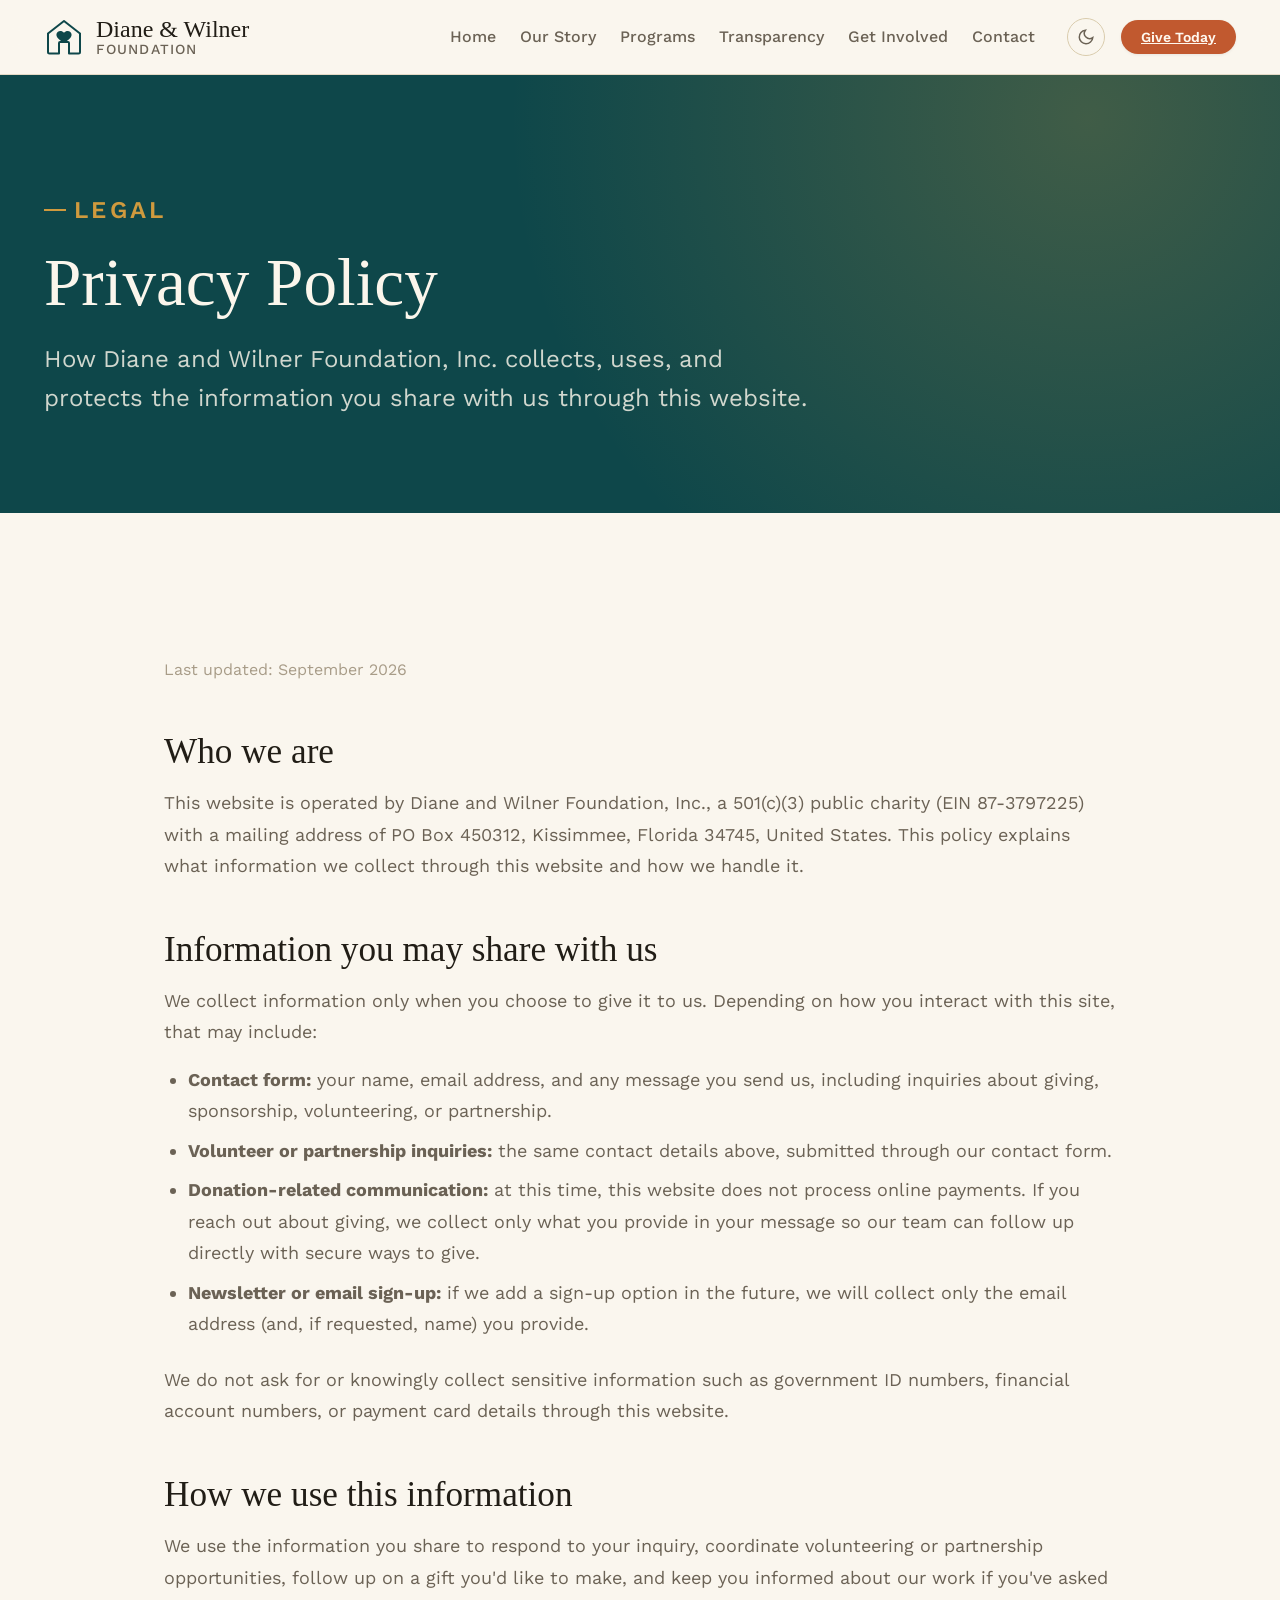
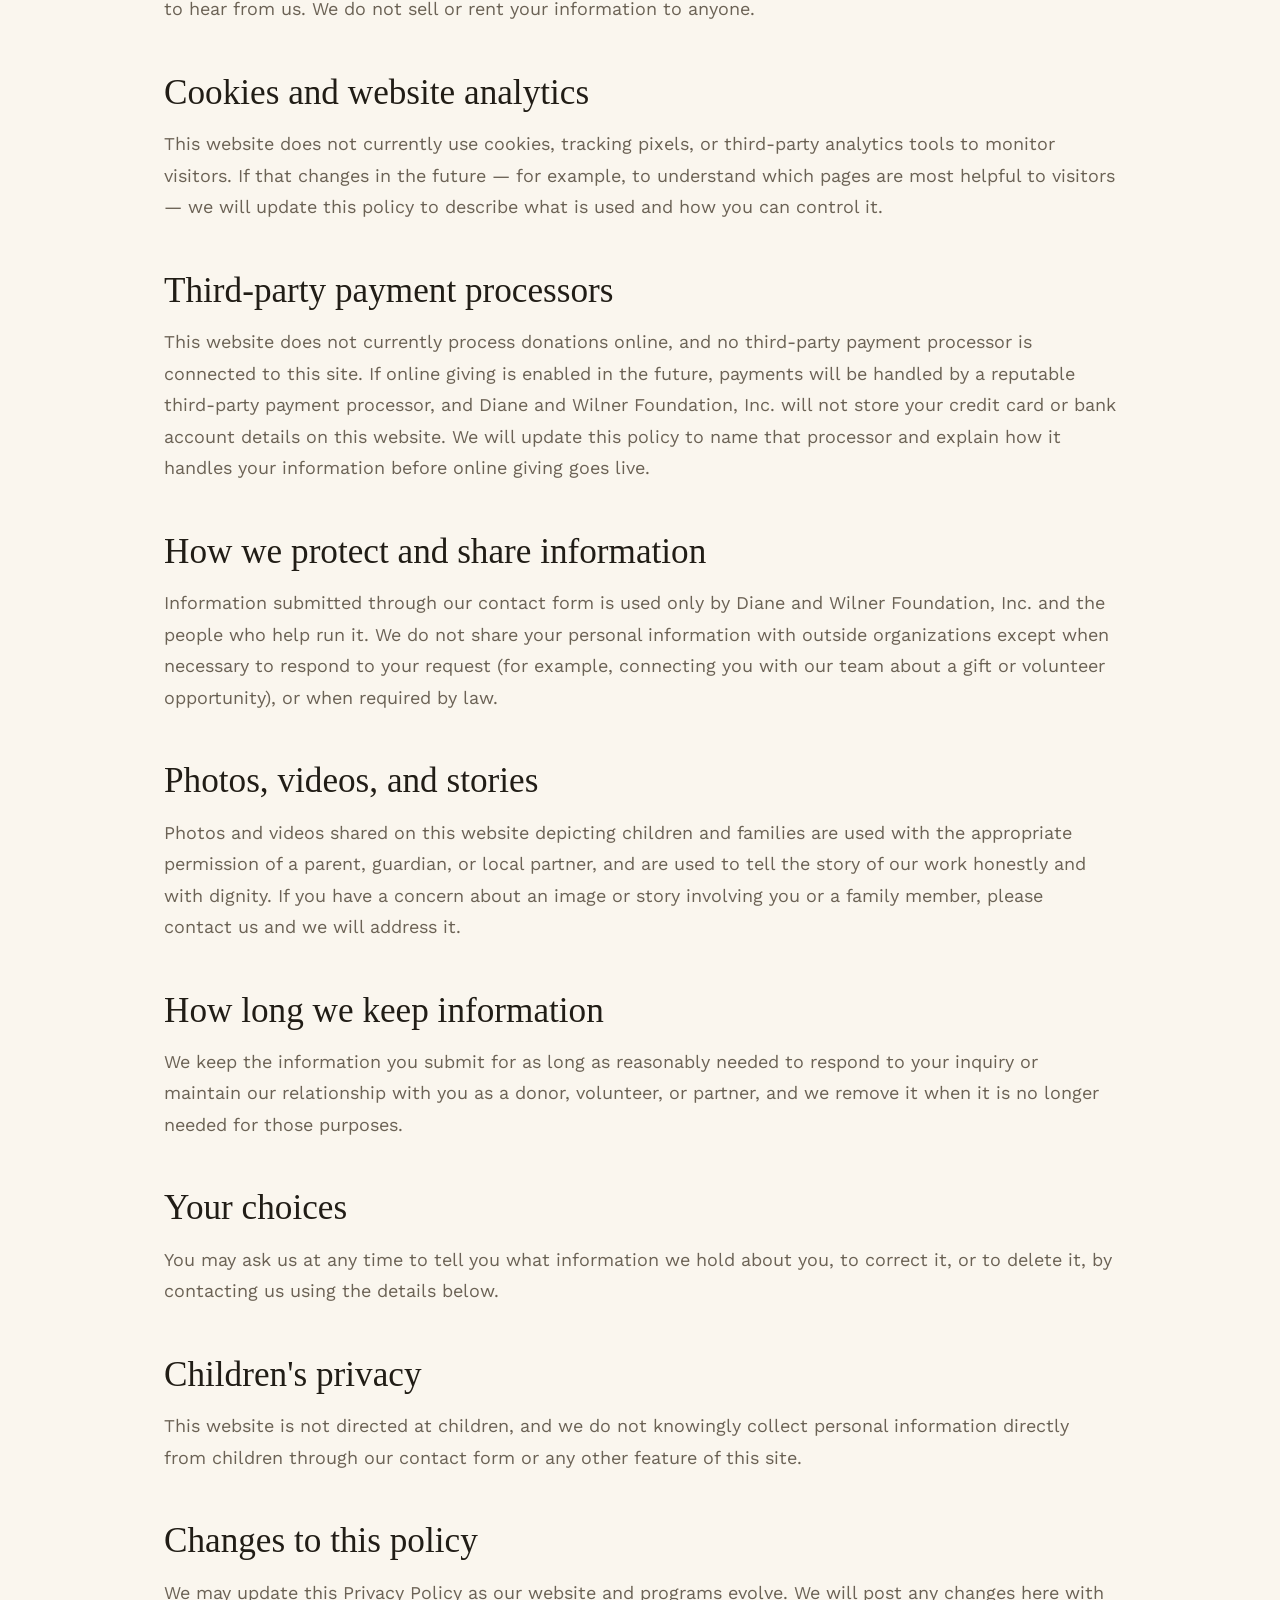
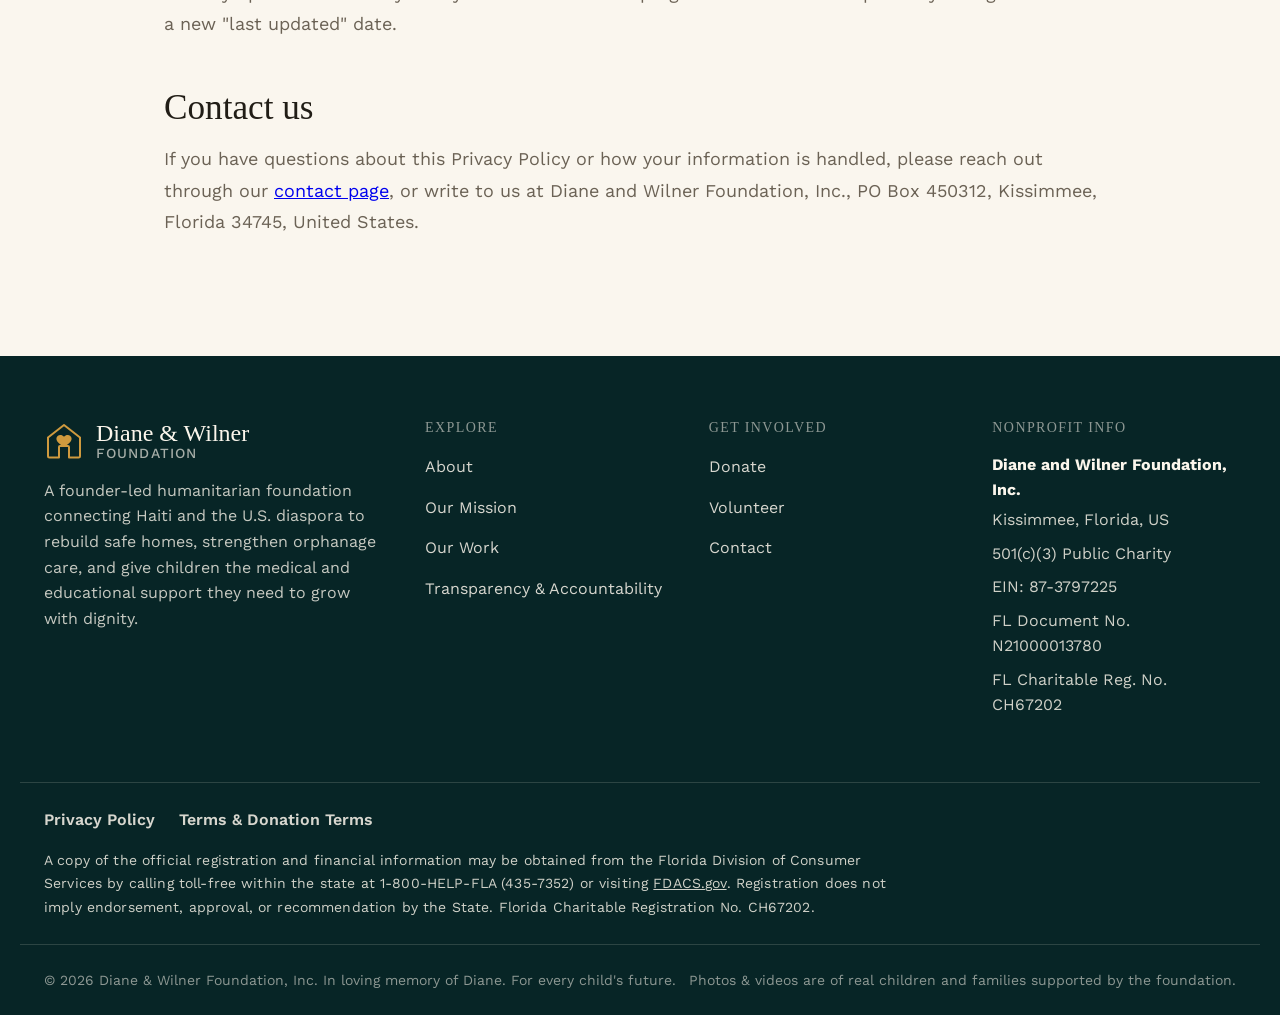
<file: privacy.html>
<!doctype html>
<html lang="en">
<head>
<meta charset="UTF-8" />
<meta name="viewport" content="width=device-width, initial-scale=1.0" />
<title>Privacy Policy — Diane & Wilner Foundation</title>
<meta name="description" content="How the Diane and Wilner Foundation, Inc. collects, uses, and protects information submitted through this website." />
<link rel="preconnect" href="https://api.fontshare.com" />
<link href="https://api.fontshare.com/v2/css?f[]=zodiak@400,500,600,700&display=swap" rel="stylesheet" />
<link rel="preconnect" href="https://fonts.googleapis.com" />
<link rel="preconnect" href="https://fonts.gstatic.com" crossorigin />
<link href="https://fonts.googleapis.com/css2?family=Work+Sans:wght@300..700&display=swap" rel="stylesheet" />
<link rel="stylesheet" href="css/tokens.css" />
<link rel="stylesheet" href="css/base.css" />
<link rel="stylesheet" href="css/style.css" />
</head>
<body>

<a class="sr-only" href="#main">Skip to content</a>

<header class="site-header" data-site-header>
  <div class="container header-inner">
    <a class="brand" href="index.html" aria-label="Diane & Wilner Foundation home">
      <svg class="brand-mark" viewBox="0 0 40 40" fill="none" aria-hidden="true">
        <path d="M20 4 4 16.5V35a1.5 1.5 0 0 0 1.5 1.5H15V26a1 1 0 0 1 1-1h8a1 1 0 0 1 1 1v10.5h9.5A1.5 1.5 0 0 0 36 35V16.5L20 4Z" stroke="currentColor" stroke-width="2" stroke-linejoin="round"/>
        <path d="M20 15.8c-2.6-3.4-7.6-1.8-7.6 1.9 0 3 3.6 5.3 7.6 8.3 4-3 7.6-5.3 7.6-8.3 0-3.7-5-5.3-7.6-1.9Z" fill="currentColor"/>
      </svg>
      <span class="brand-name">Diane &amp; Wilner<small>Foundation</small></span>
    </a>
    <nav class="main-nav" aria-label="Primary">
      <ul class="nav-links" role="list">
        <li><a href="index.html">Home</a></li>
        <li><a href="about.html">Our Story</a></li>
        <li><a href="get-involved.html#programs">Programs</a></li>
        <li><a href="transparency.html">Transparency</a></li>
        <li><a href="get-involved.html">Get Involved</a></li>
        <li><a href="get-involved.html#contact">Contact</a></li>
      </ul>
      <div class="header-actions">
        <button class="theme-toggle" data-theme-toggle aria-label="Switch to dark mode"></button>
        <a class="btn btn--primary btn--sm donate-header" href="get-involved.html#give">Give Today</a>
        <button class="nav-toggle" data-nav-toggle aria-label="Open menu" aria-expanded="false">
          <svg width="22" height="22" viewBox="0 0 24 24" fill="none" stroke="currentColor" stroke-width="2"><path d="M3 6h18M3 12h18M3 18h18"/></svg>
        </button>
      </div>
    </nav>
  </div>
  <div class="container mobile-nav" data-mobile-nav>
    <a href="index.html">Home</a>
    <a href="about.html">Our Story</a>
    <a href="get-involved.html#programs">Programs</a>
    <a href="transparency.html">Transparency &amp; Accountability</a>
    <a href="get-involved.html">Get Involved</a>
    <a href="get-involved.html#contact">Contact</a>
    <a class="btn btn--primary" href="get-involved.html#give">Give Today</a>
  </div>
</header>

<main id="main">

  <section class="page-hero">
    <div class="container">
      <p class="eyebrow">Legal</p>
      <h1>Privacy Policy</h1>
      <p>How Diane and Wilner Foundation, Inc. collects, uses, and protects the information you share with us through this website.</p>
    </div>
  </section>

  <section>
    <div class="container container--narrow">
      <div class="legal-content">
        <p class="legal-updated">Last updated: September 2026</p>

        <h2>Who we are</h2>
        <p>This website is operated by Diane and Wilner Foundation, Inc., a 501(c)(3) public charity (EIN 87-3797225) with a mailing address of PO Box 450312, Kissimmee, Florida 34745, United States. This policy explains what information we collect through this website and how we handle it.</p>

        <h2>Information you may share with us</h2>
        <p>We collect information only when you choose to give it to us. Depending on how you interact with this site, that may include:</p>
        <ul>
          <li><strong>Contact form:</strong> your name, email address, and any message you send us, including inquiries about giving, sponsorship, volunteering, or partnership.</li>
          <li><strong>Volunteer or partnership inquiries:</strong> the same contact details above, submitted through our contact form.</li>
          <li><strong>Donation-related communication:</strong> at this time, this website does not process online payments. If you reach out about giving, we collect only what you provide in your message so our team can follow up directly with secure ways to give.</li>
          <li><strong>Newsletter or email sign-up:</strong> if we add a sign-up option in the future, we will collect only the email address (and, if requested, name) you provide.</li>
        </ul>
        <p>We do not ask for or knowingly collect sensitive information such as government ID numbers, financial account numbers, or payment card details through this website.</p>

        <h2>How we use this information</h2>
        <p>We use the information you share to respond to your inquiry, coordinate volunteering or partnership opportunities, follow up on a gift you'd like to make, and keep you informed about our work if you've asked to hear from us. We do not sell or rent your information to anyone.</p>

        <h2>Cookies and website analytics</h2>
        <p>This website does not currently use cookies, tracking pixels, or third-party analytics tools to monitor visitors. If that changes in the future — for example, to understand which pages are most helpful to visitors — we will update this policy to describe what is used and how you can control it.</p>

        <h2>Third-party payment processors</h2>
        <p>This website does not currently process donations online, and no third-party payment processor is connected to this site. If online giving is enabled in the future, payments will be handled by a reputable third-party payment processor, and Diane and Wilner Foundation, Inc. will not store your credit card or bank account details on this website. We will update this policy to name that processor and explain how it handles your information before online giving goes live.</p>

        <h2>How we protect and share information</h2>
        <p>Information submitted through our contact form is used only by Diane and Wilner Foundation, Inc. and the people who help run it. We do not share your personal information with outside organizations except when necessary to respond to your request (for example, connecting you with our team about a gift or volunteer opportunity), or when required by law.</p>

        <h2>Photos, videos, and stories</h2>
        <p>Photos and videos shared on this website depicting children and families are used with the appropriate permission of a parent, guardian, or local partner, and are used to tell the story of our work honestly and with dignity. If you have a concern about an image or story involving you or a family member, please contact us and we will address it.</p>

        <h2>How long we keep information</h2>
        <p>We keep the information you submit for as long as reasonably needed to respond to your inquiry or maintain our relationship with you as a donor, volunteer, or partner, and we remove it when it is no longer needed for those purposes.</p>

        <h2>Your choices</h2>
        <p>You may ask us at any time to tell you what information we hold about you, to correct it, or to delete it, by contacting us using the details below.</p>

        <h2>Children's privacy</h2>
        <p>This website is not directed at children, and we do not knowingly collect personal information directly from children through our contact form or any other feature of this site.</p>

        <h2>Changes to this policy</h2>
        <p>We may update this Privacy Policy as our website and programs evolve. We will post any changes here with a new "last updated" date.</p>

        <h2>Contact us</h2>
        <p>If you have questions about this Privacy Policy or how your information is handled, please reach out through our <a href="get-involved.html#contact">contact page</a>, or write to us at Diane and Wilner Foundation, Inc., PO Box 450312, Kissimmee, Florida 34745, United States.</p>
      </div>
    </div>
  </section>

</main>

<footer class="site-footer">
  <div class="container footer-grid">
    <div>
      <a class="footer-brand" href="index.html">
        <svg class="brand-mark" viewBox="0 0 40 40" fill="none" aria-hidden="true">
          <path d="M20 4 4 16.5V35a1.5 1.5 0 0 0 1.5 1.5H15V26a1 1 0 0 1 1-1h8a1 1 0 0 1 1 1v10.5h9.5A1.5 1.5 0 0 0 36 35V16.5L20 4Z" stroke="currentColor" stroke-width="2" stroke-linejoin="round"/>
          <path d="M20 15.8c-2.6-3.4-7.6-1.8-7.6 1.9 0 3 3.6 5.3 7.6 8.3 4-3 7.6-5.3 7.6-8.3 0-3.7-5-5.3-7.6-1.9Z" fill="currentColor"/>
        </svg>
        <span class="brand-name">Diane &amp; Wilner<small>Foundation</small></span>
      </a>
      <p style="max-width: 34ch; font-size: var(--text-sm); color: color-mix(in oklab, var(--color-on-brand) 78%, transparent);">A founder-led humanitarian foundation connecting Haiti and the U.S. diaspora to rebuild safe homes, strengthen orphanage care, and give children the medical and educational support they need to grow with dignity.</p>
    </div>
    <div class="footer-col">
      <h5>Explore</h5>
      <ul role="list">
        <li><a href="about.html">About</a></li>
        <li><a href="about.html#mission">Our Mission</a></li>
        <li><a href="index.html#our-work">Our Work</a></li>
        <li><a href="transparency.html">Transparency &amp; Accountability</a></li>
      </ul>
    </div>
    <div class="footer-col">
      <h5>Get Involved</h5>
      <ul role="list">
        <li><a href="get-involved.html#give">Donate</a></li>
        <li><a href="get-involved.html#volunteer">Volunteer</a></li>
        <li><a href="get-involved.html#contact">Contact</a></li>
      </ul>
    </div>
    <div class="footer-col">
      <h5>Nonprofit Info</h5>
      <div class="footer-nonprofit-info">
        <div><strong>Diane and Wilner Foundation, Inc.</strong>Kissimmee, Florida, US</div>
        <div><span class="nowrap">501(c)(3)</span> Public Charity</div>
        <div>EIN: 87-3797225</div>
        <div>FL Document No. N21000013780</div>
        <div>FL Charitable Reg. No. CH67202</div>
      </div>
    </div>
  </div>
  <div class="container footer-legal">
    <div class="footer-legal-links">
      <a href="privacy.html">Privacy Policy</a>
      <a href="terms.html">Terms &amp; Donation Terms</a>
    </div>
    <p class="footer-disclosure">A copy of the official registration and financial information may be obtained from the Florida Division of Consumer Services by calling toll-free within the state at 1-800-HELP-FLA (435-7352) or visiting <a href="https://www.fdacs.gov" target="_blank" rel="noopener">FDACS.gov</a>. Registration does not imply endorsement, approval, or recommendation by the State. Florida Charitable Registration No. CH67202.</p>
  </div>
  <div class="container footer-bottom">
    <span>© 2026 Diane &amp; Wilner Foundation, Inc. In loving memory of Diane. For every child's future.</span>
    <span>Photos &amp; videos are of real children and families supported by the foundation.</span>
  </div>
</footer>

<script src="js/main.js"></script>
</body>
</html>
</file>
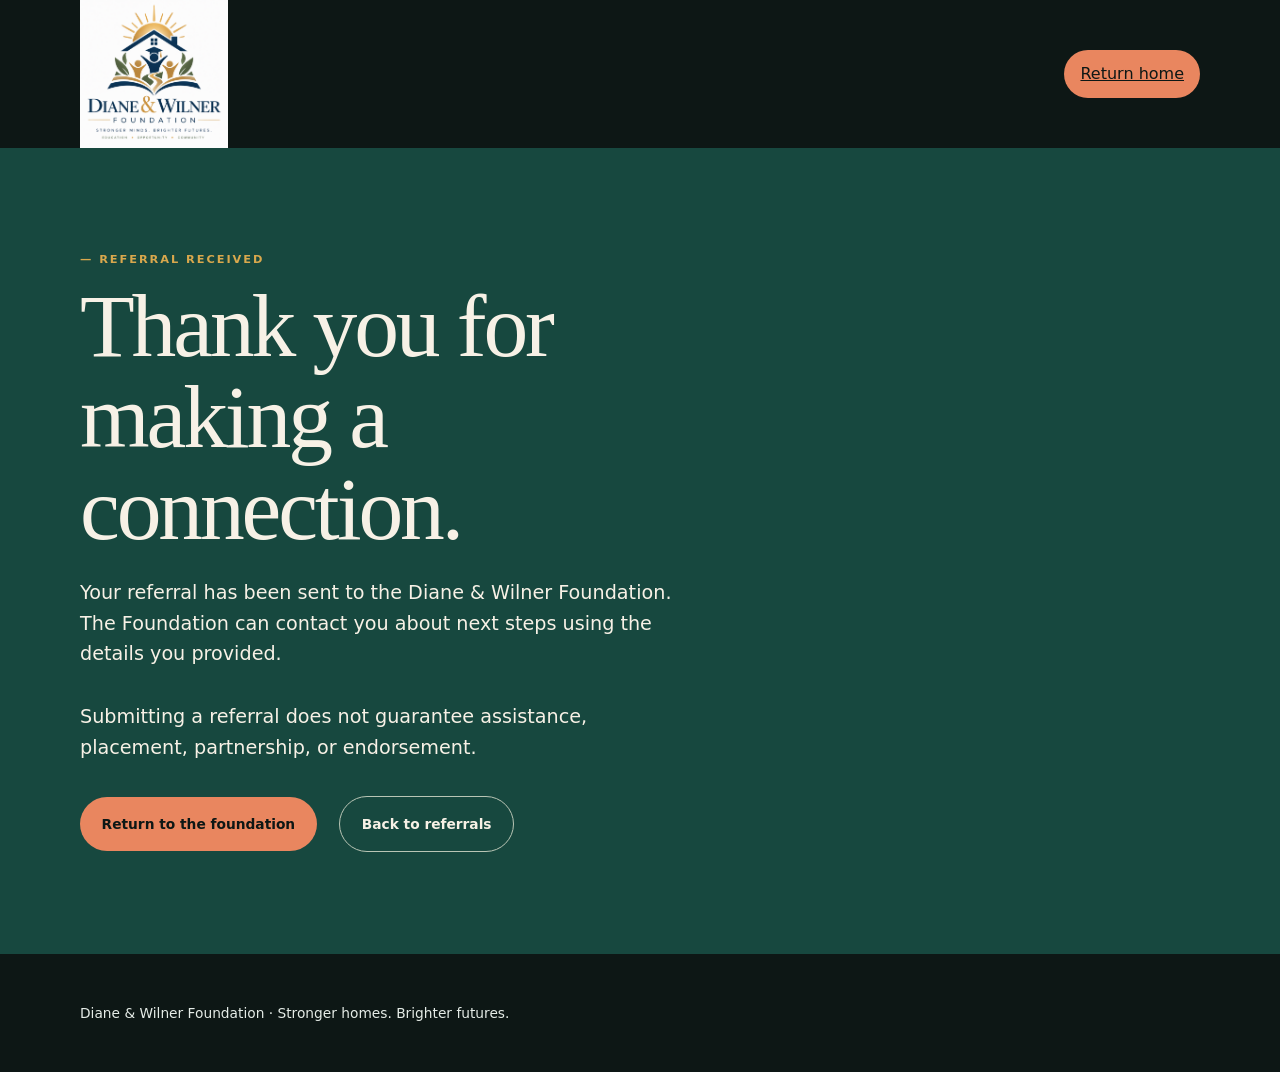
<file: referral-thank-you.html>
<!doctype html>
<html lang="en">
<head>
  <meta charset="utf-8">
  <meta name="viewport" content="width=device-width,initial-scale=1">
  <meta name="robots" content="noindex">
  <title>Thank you for your referral | Diane &amp; Wilner Foundation</title>
  <link rel="stylesheet" href="assets/css/site.css">
  <link rel="stylesheet" href="assets/css/accessibility.css">
  <link rel="stylesheet" href="assets/css/volunteer.css">
</head>
<body>
  <a class="skip-link" href="#main-content">Skip to content</a>
  <header class="site-header ref-header"><div class="shell header-inner"><a class='logo-link' href='/'><img class="logo-image" src="assets/images/diane-wilner-foundation-logo.png" alt="Diane and Wilner Foundation"></a><a class='nav-support' href='/'>Return home</a></div></header>
  <main id="main-content" tabindex="-1" class="volunteer-hero volunteer-thanks"><div class="shell">
    <p class="eyebrow">Referral received</p>
    <h1>Thank you for making a connection.</h1>
    <p class="volunteer-intro">Your referral has been sent to the Diane &amp; Wilner Foundation. The Foundation can contact you about next steps using the details you provided.</p>
    <p class="volunteer-intro">Submitting a referral does not guarantee assistance, placement, partnership, or endorsement.</p>
    <div class="actions"><a class='button button-primary' href='/'>Return to the foundation</a><a class='button button-outline' href='/referral'>Back to referrals</a></div>
  </div></main>
  <footer class="site-footer"><div class="shell"><p>Diane &amp; Wilner Foundation · Stronger homes. Brighter futures.</p></div></footer>

</body>
</html>
</file>
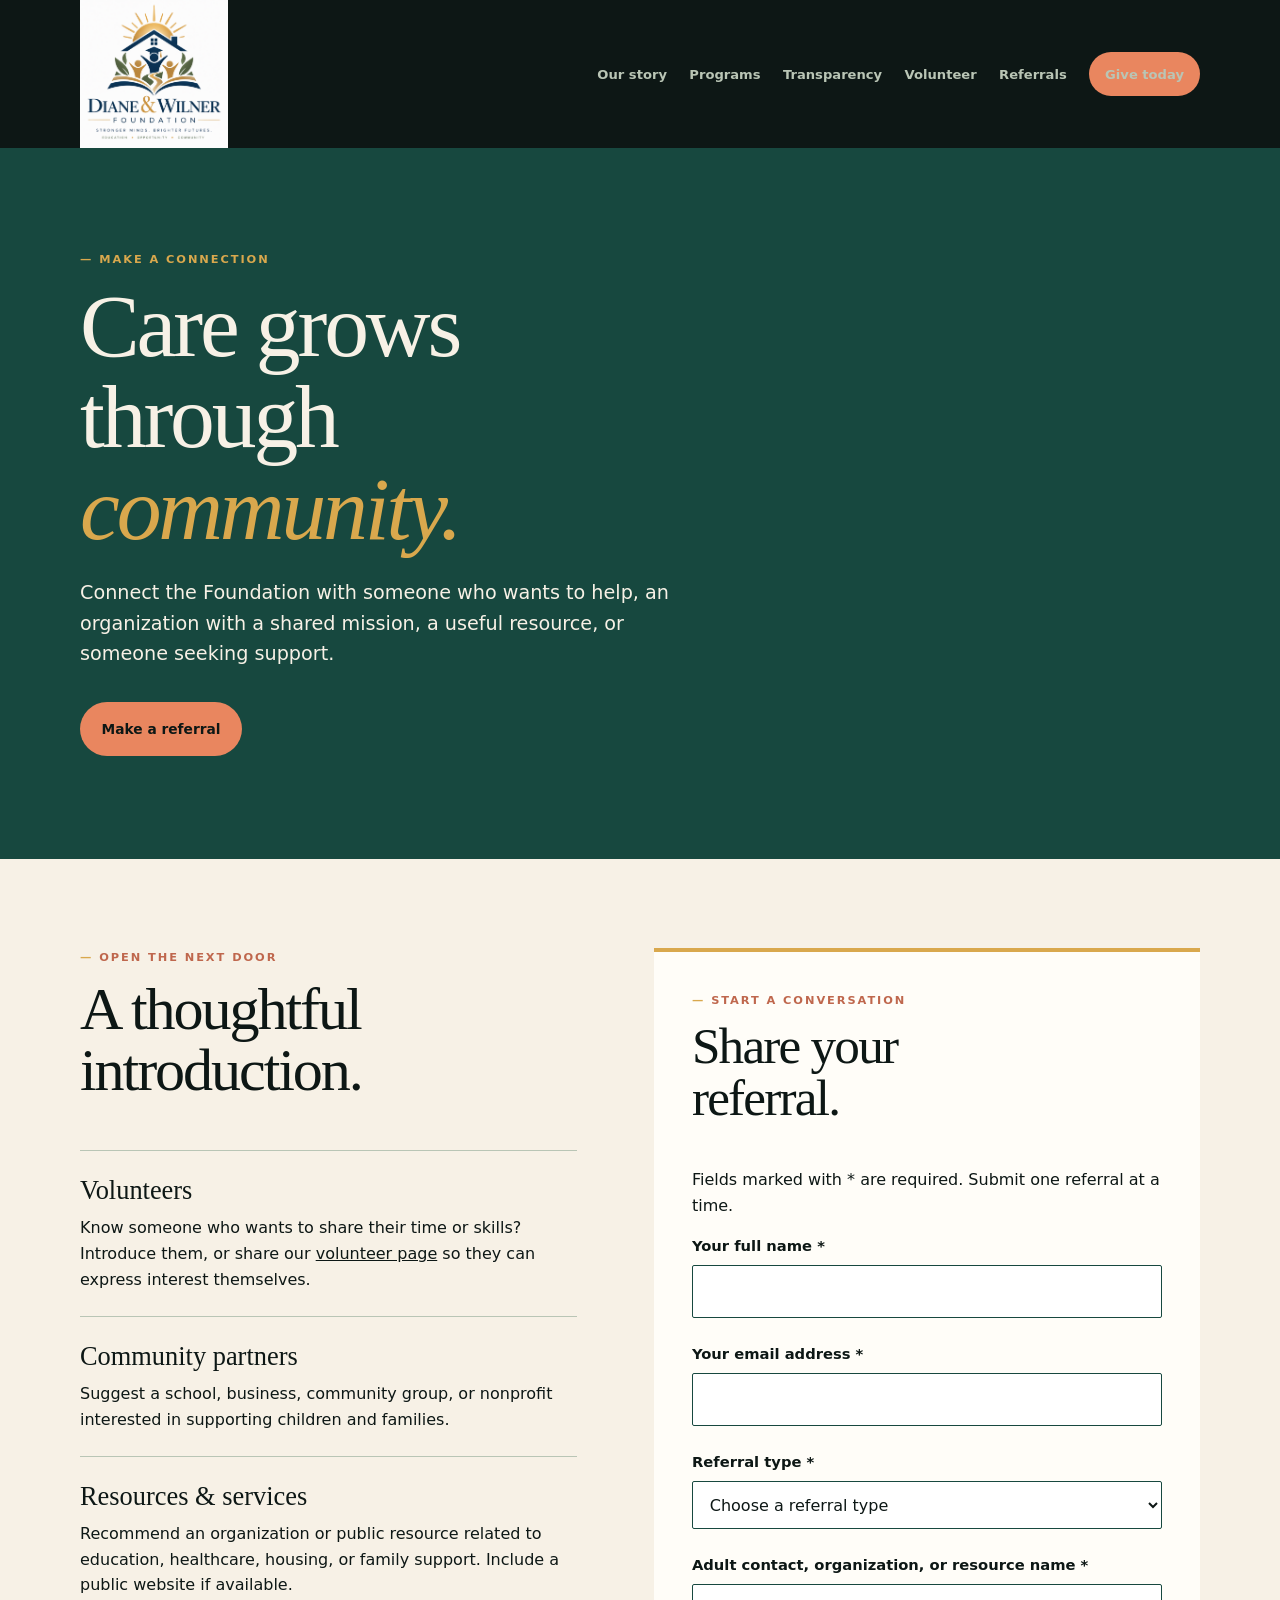
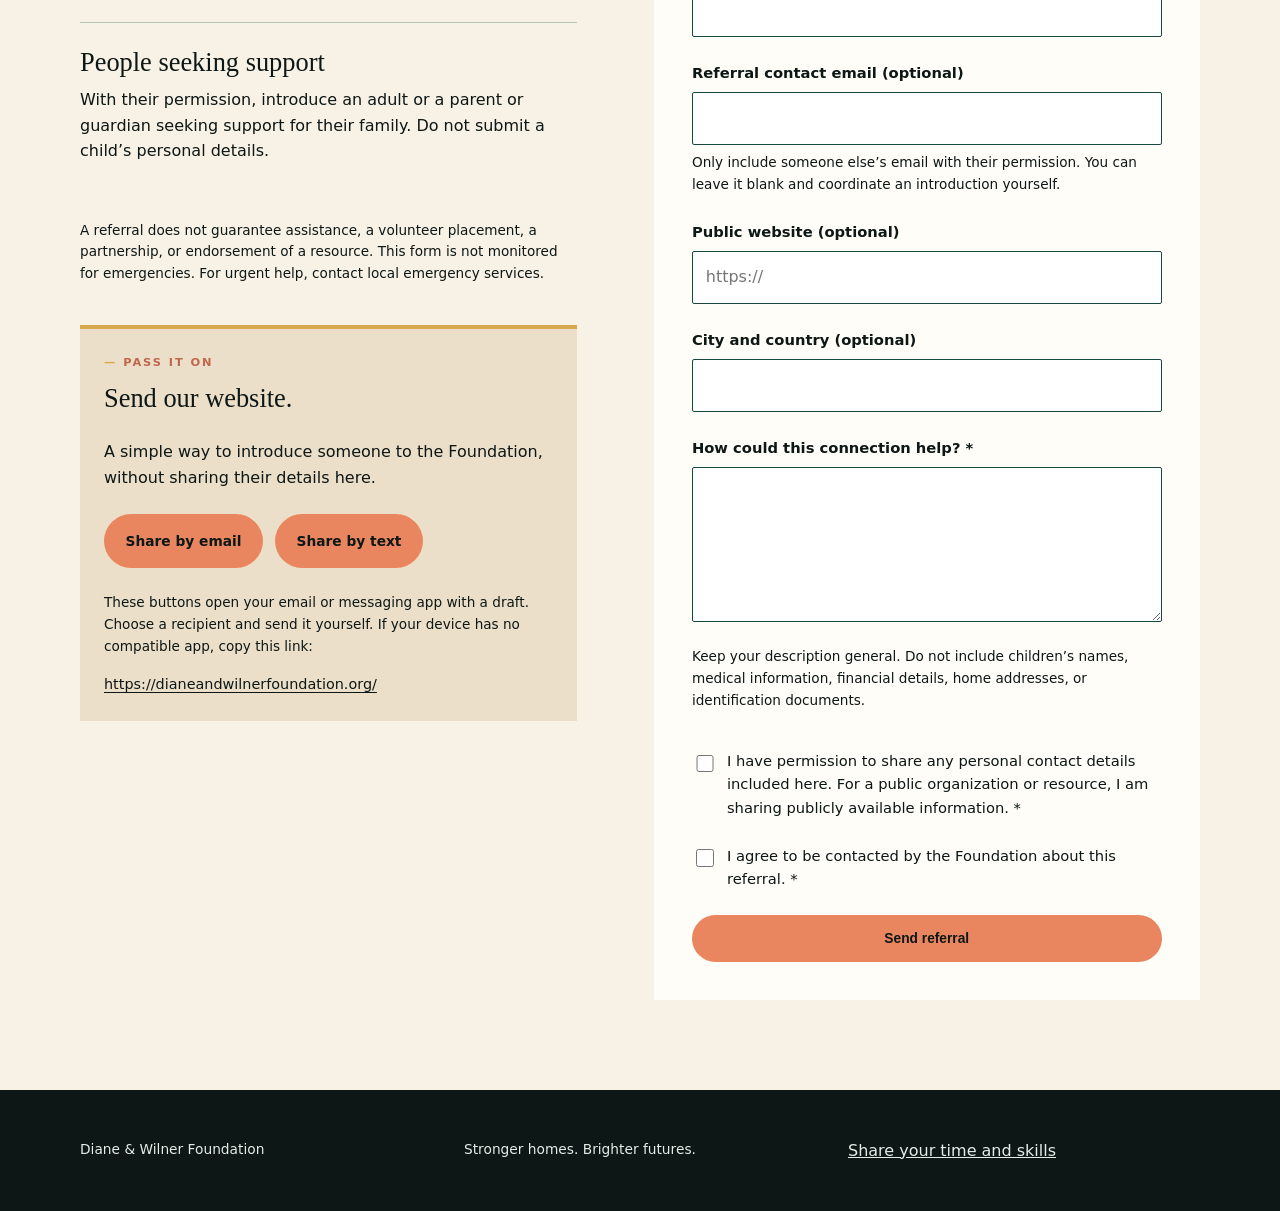
<file: referral.html>
<!doctype html>
<html lang="en">
<head>
  <meta charset="utf-8">
  <meta name="viewport" content="width=device-width,initial-scale=1">
  <title>Referrals | Diane &amp; Wilner Foundation</title>
  <meta name="description" content="Refer a volunteer, community partner, resource, or someone seeking support to the Diane and Wilner Foundation. Share our website by email or text.">
  <link rel="stylesheet" href="assets/css/site.css">
  <link rel="stylesheet" href="assets/css/accessibility.css">
  <link rel="stylesheet" href="assets/css/volunteer.css">
  <link rel="stylesheet" href="assets/css/referral.css">
</head>
<body>
  <a class="skip-link" href="#main-content">Skip to content</a>
  <header class="site-header ref-header"><div class="shell header-inner">
    <a class='logo-link' href='/'><img class="logo-image" src="assets/images/diane-wilner-foundation-logo.png" alt="Diane and Wilner Foundation"></a>
    <button class="menu-toggle" data-menu-button aria-controls="main-navigation" aria-expanded="false">Menu</button>
    <nav data-site-nav id="main-navigation" class="site-nav"><a href='/#story'>Our story</a><a href='/#programs'>Programs</a><a href='/#transparency'>Transparency</a><a href='/volunteer'>Volunteer</a><a aria-current='page' href='/referral'>Referrals</a><a class='nav-support' href='/donate'>Give today</a></nav>
  </div></header>
  <main id="main-content" tabindex="-1">
    <section class="volunteer-hero"><div class="shell">
      <p class="eyebrow">Make a connection</p>
      <h1>Care grows<br>through <em>community.</em></h1>
      <p class="volunteer-intro">Connect the Foundation with someone who wants to help, an organization with a shared mission, a useful resource, or someone seeking support.</p>
      <a class="button button-primary" href="#referral-form">Make a referral</a>
    </div></section>
    <section class="shell volunteer-layout" aria-labelledby="referral-heading">
      <div class="volunteer-copy">
        <p class="eyebrow">Open the next door</p>
        <h2 id="referral-heading">A thoughtful introduction.</h2>
        <div class="volunteer-ways">
          <article><h3>Volunteers</h3><p>Know someone who wants to share their time or skills? Introduce them, or share our <a href='/volunteer'>volunteer page</a> so they can express interest themselves.</p></article>
          <article><h3>Community partners</h3><p>Suggest a school, business, community group, or nonprofit interested in supporting children and families.</p></article>
          <article><h3>Resources &amp; services</h3><p>Recommend an organization or public resource related to education, healthcare, housing, or family support. Include a public website if available.</p></article>
          <article><h3>People seeking support</h3><p>With their permission, introduce an adult or a parent or guardian seeking support for their family. Do not submit a child’s personal details.</p></article>
        </div>
        <p class="volunteer-note">A referral does not guarantee assistance, a volunteer placement, a partnership, or endorsement of a resource. This form is not monitored for emergencies. For urgent help, contact local emergency services.</p>
        <aside class="referral-share" aria-labelledby="share-heading">
          <p class="eyebrow">Pass it on</p>
          <h3 id="share-heading">Send our website.</h3>
          <p>A simple way to introduce someone to the Foundation, without sharing their details here.</p>
          <div class="actions">
            <a class="button button-primary" href="mailto:?subject=Diane%20%26%20Wilner%20Foundation&amp;body=Learn%20about%20the%20Diane%20%26%20Wilner%20Foundation%20and%20ways%20to%20get%20involved%3A%20https%3A%2F%2Fdianeandwilnerfoundation.org%2F">Share by email</a>
            <a class="button button-primary" data-share-text href="sms:?body=Learn%20about%20the%20Diane%20%26%20Wilner%20Foundation%20and%20ways%20to%20get%20involved%3A%20https%3A%2F%2Fdianeandwilnerfoundation.org%2F">Share by text</a>
          </div>
          <p class="volunteer-note">These buttons open your email or messaging app with a draft. Choose a recipient and send it yourself. If your device has no compatible app, copy this link:</p>
          <a class="referral-site-link" href="https://dianeandwilnerfoundation.org/">https://dianeandwilnerfoundation.org/</a>
        </aside>
      </div>
      <div id="referral-form" class="volunteer-panel">
        <p class="eyebrow">Start a conversation</p>
        <h2>Share your referral.</h2>
        <p id="referral-guidance">Fields marked with * are required. Submit one referral at a time.</p>
        <form data-netlify="true" netlify-honeypot="bot-field" action='/referral-thank-you' aria-describedby='referral-guidance referral-privacy' method='POST' name='referral'>
          <input type="hidden" name="form-name" value="referral">
          <p hidden><label>Leave this field empty: <input name="bot-field" tabindex="-1" autocomplete="off"></label></p>
          <div class="volunteer-field"><label for="referrer-name">Your full name *</label><input id="referrer-name" name="name" autocomplete="name" maxlength="150" required></div>
          <div class="volunteer-field"><label for="referrer-email">Your email address *</label><input id="referrer-email" name="email" type="email" autocomplete="email" maxlength="254" required></div>
          <div class="volunteer-field"><label for="referral-type">Referral type *</label><select id="referral-type" name="referral-type" required><option value="">Choose a referral type</option><option value="Volunteer">Volunteer</option><option value="Community partner">Community partner</option><option value="Resource or service">Resource or service</option><option value="Person or family seeking support">Person or family seeking support</option></select></div>
          <div class="volunteer-field"><label for="referral-name">Adult contact, organization, or resource name *</label><input id="referral-name" name="referral-name" maxlength="150" required></div>
          <div class="volunteer-field"><label for="referral-contact">Referral contact email (optional)</label><input id="referral-contact" name="referral-email" type="email" maxlength="254" aria-describedby="referral-contact-hint"><small id="referral-contact-hint">Only include someone else’s email with their permission. You can leave it blank and coordinate an introduction yourself.</small></div>
          <div class="volunteer-field"><label for="referral-website">Public website (optional)</label><input id="referral-website" name="website" type="url" placeholder="https://" maxlength="500"></div>
          <div class="volunteer-field"><label for="referral-location">City and country (optional)</label><input id="referral-location" name="location" maxlength="150"></div>
          <div class="volunteer-field"><label for="referral-details">How could this connection help? *</label><textarea id="referral-details" name="details" rows="5" maxlength="3000" aria-describedby="referral-privacy" required></textarea></div>
          <p id="referral-privacy" class="volunteer-note">Keep your description general. Do not include children’s names, medical information, financial details, home addresses, or identification documents.</p>
          <label class="volunteer-choice"><input name="permission" type="checkbox" value="confirmed" required><span>I have permission to share any personal contact details included here. For a public organization or resource, I am sharing publicly available information. *</span></label>
          <label class="volunteer-choice"><input name="contact-consent" type="checkbox" value="yes" required><span>I agree to be contacted by the Foundation about this referral. *</span></label>
          <button class="button button-primary" type="submit">Send referral</button>
        </form>
      </div>
    </section>
  </main>
  <footer class="site-footer"><div class="shell footer-inner"><p>Diane &amp; Wilner Foundation</p><p>Stronger homes. Brighter futures.</p><a href='/volunteer'>Share your time and skills</a></div></footer>
  <script src="assets/js/site.js" defer></script>
  <script src="assets/js/referral.js" defer></script>

</body>
</html>
</file>
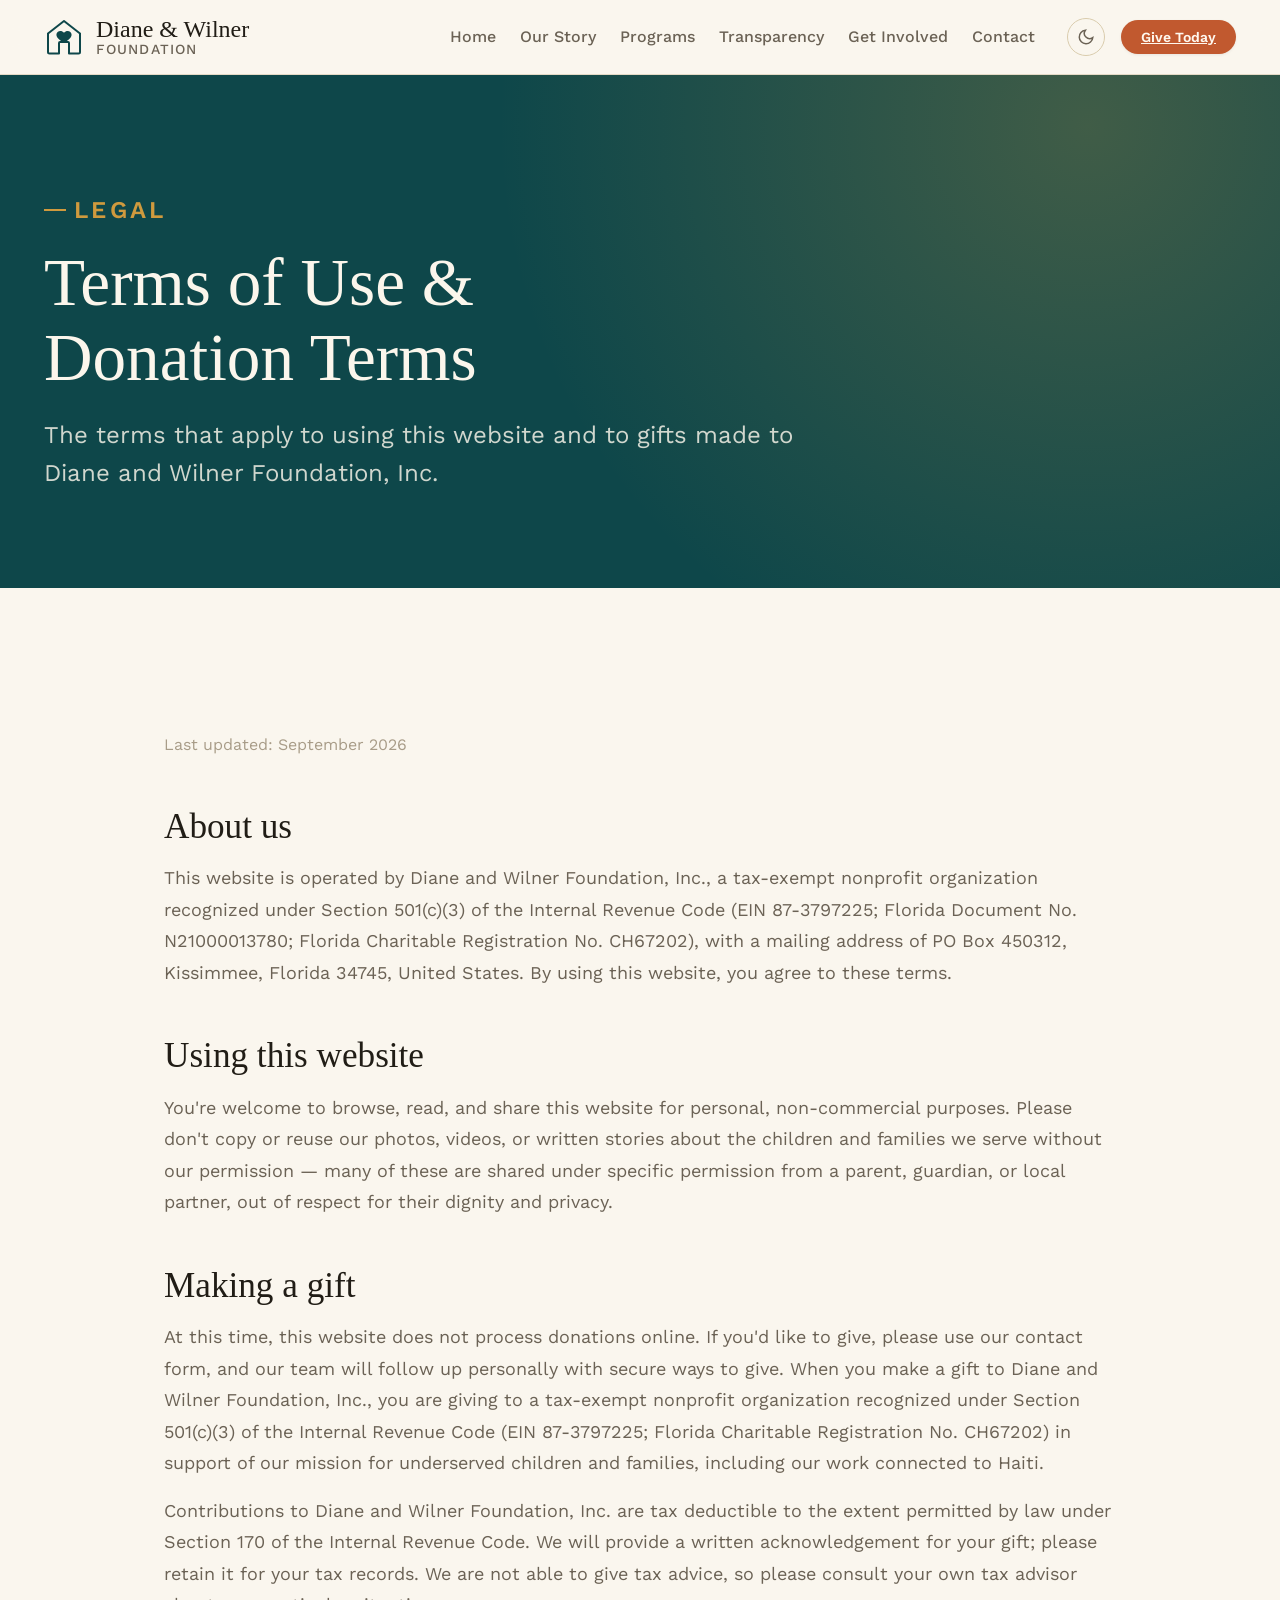
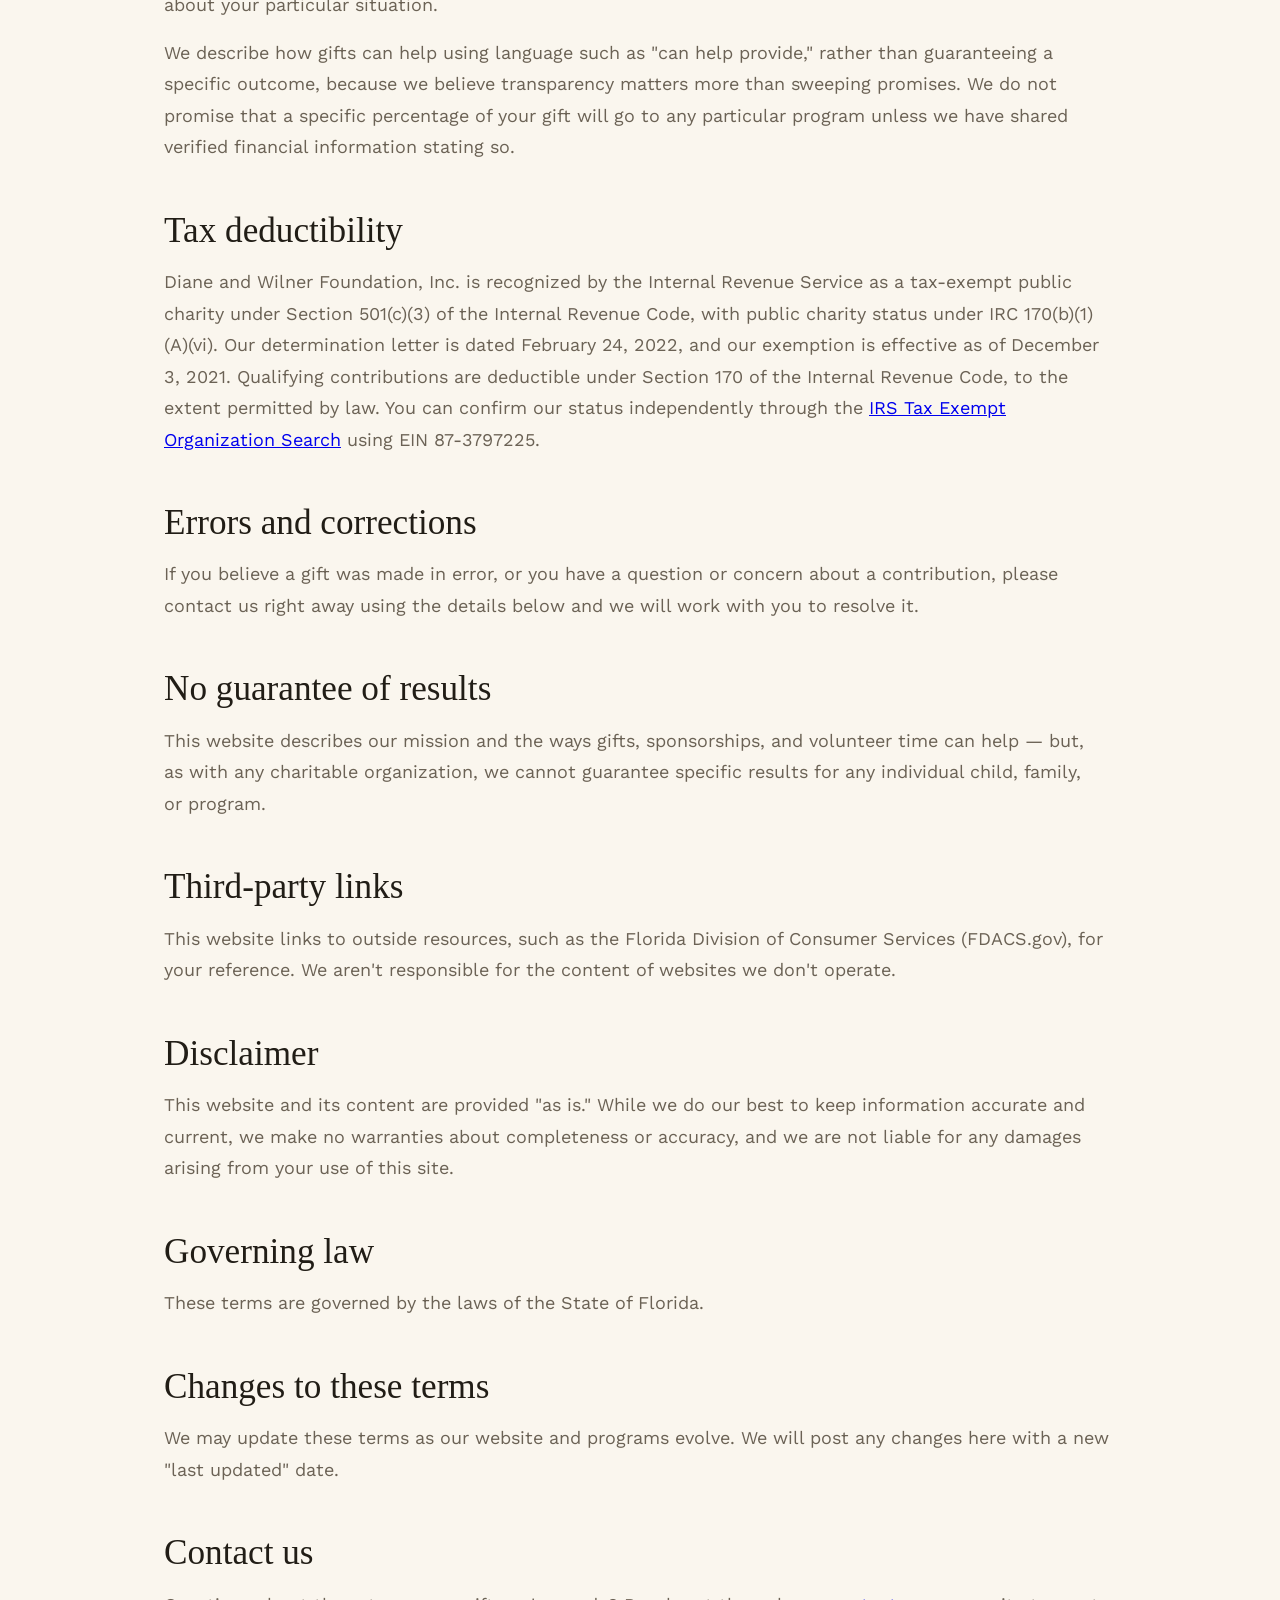
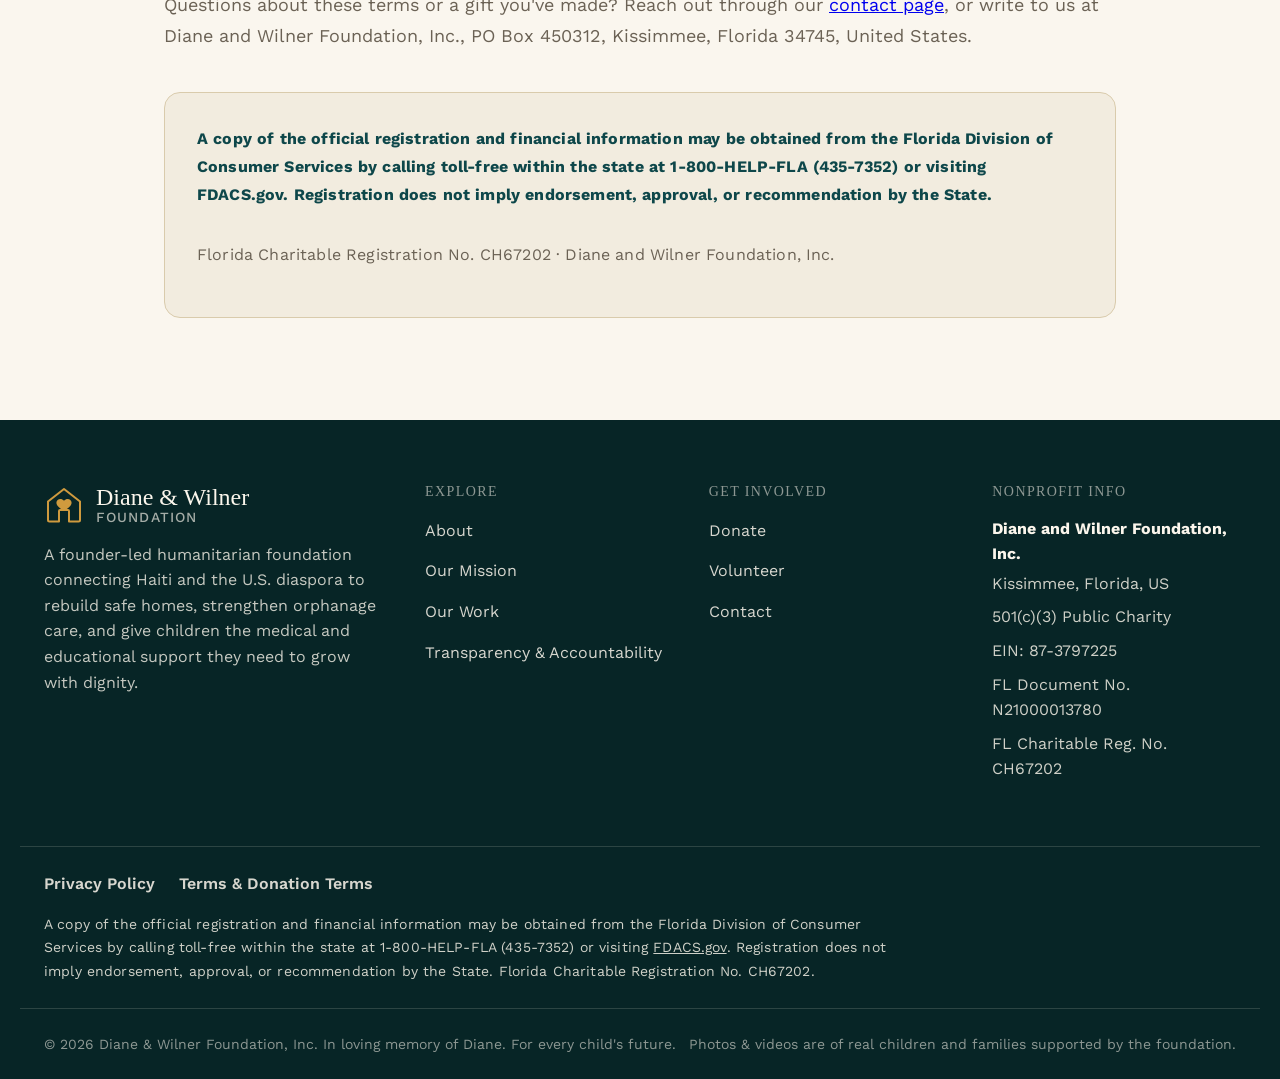
<file: terms.html>
<!doctype html>
<html lang="en">
<head>
<meta charset="UTF-8" />
<meta name="viewport" content="width=device-width, initial-scale=1.0" />
<title>Terms &amp; Donation Terms — Diane & Wilner Foundation</title>
<meta name="description" content="Terms of use for this website and terms that apply to gifts made to Diane and Wilner Foundation, Inc., a 501(c)(3) public charity. EIN 87-3797225." />
<link rel="preconnect" href="https://api.fontshare.com" />
<link href="https://api.fontshare.com/v2/css?f[]=zodiak@400,500,600,700&display=swap" rel="stylesheet" />
<link rel="preconnect" href="https://fonts.googleapis.com" />
<link rel="preconnect" href="https://fonts.gstatic.com" crossorigin />
<link href="https://fonts.googleapis.com/css2?family=Work+Sans:wght@300..700&display=swap" rel="stylesheet" />
<link rel="stylesheet" href="css/tokens.css" />
<link rel="stylesheet" href="css/base.css" />
<link rel="stylesheet" href="css/style.css" />
</head>
<body>

<a class="sr-only" href="#main">Skip to content</a>

<header class="site-header" data-site-header>
  <div class="container header-inner">
    <a class="brand" href="index.html" aria-label="Diane & Wilner Foundation home">
      <svg class="brand-mark" viewBox="0 0 40 40" fill="none" aria-hidden="true">
        <path d="M20 4 4 16.5V35a1.5 1.5 0 0 0 1.5 1.5H15V26a1 1 0 0 1 1-1h8a1 1 0 0 1 1 1v10.5h9.5A1.5 1.5 0 0 0 36 35V16.5L20 4Z" stroke="currentColor" stroke-width="2" stroke-linejoin="round"/>
        <path d="M20 15.8c-2.6-3.4-7.6-1.8-7.6 1.9 0 3 3.6 5.3 7.6 8.3 4-3 7.6-5.3 7.6-8.3 0-3.7-5-5.3-7.6-1.9Z" fill="currentColor"/>
      </svg>
      <span class="brand-name">Diane &amp; Wilner<small>Foundation</small></span>
    </a>
    <nav class="main-nav" aria-label="Primary">
      <ul class="nav-links" role="list">
        <li><a href="index.html">Home</a></li>
        <li><a href="about.html">Our Story</a></li>
        <li><a href="get-involved.html#programs">Programs</a></li>
        <li><a href="transparency.html">Transparency</a></li>
        <li><a href="get-involved.html">Get Involved</a></li>
        <li><a href="get-involved.html#contact">Contact</a></li>
      </ul>
      <div class="header-actions">
        <button class="theme-toggle" data-theme-toggle aria-label="Switch to dark mode"></button>
        <a class="btn btn--primary btn--sm donate-header" href="get-involved.html#give">Give Today</a>
        <button class="nav-toggle" data-nav-toggle aria-label="Open menu" aria-expanded="false">
          <svg width="22" height="22" viewBox="0 0 24 24" fill="none" stroke="currentColor" stroke-width="2"><path d="M3 6h18M3 12h18M3 18h18"/></svg>
        </button>
      </div>
    </nav>
  </div>
  <div class="container mobile-nav" data-mobile-nav>
    <a href="index.html">Home</a>
    <a href="about.html">Our Story</a>
    <a href="get-involved.html#programs">Programs</a>
    <a href="transparency.html">Transparency &amp; Accountability</a>
    <a href="get-involved.html">Get Involved</a>
    <a href="get-involved.html#contact">Contact</a>
    <a class="btn btn--primary" href="get-involved.html#give">Give Today</a>
  </div>
</header>

<main id="main">

  <section class="page-hero">
    <div class="container">
      <p class="eyebrow">Legal</p>
      <h1>Terms of Use &amp; Donation Terms</h1>
      <p>The terms that apply to using this website and to gifts made to Diane and Wilner Foundation, Inc.</p>
    </div>
  </section>

  <section>
    <div class="container container--narrow">
      <div class="legal-content">
        <p class="legal-updated">Last updated: September 2026</p>

        <h2>About us</h2>
        <p>This website is operated by Diane and Wilner Foundation, Inc., a tax-exempt nonprofit organization recognized under Section 501(c)(3) of the Internal Revenue Code (EIN 87-3797225; Florida Document No. N21000013780; Florida Charitable Registration No. CH67202), with a mailing address of PO Box 450312, Kissimmee, Florida 34745, United States. By using this website, you agree to these terms.</p>

        <h2>Using this website</h2>
        <p>You're welcome to browse, read, and share this website for personal, non-commercial purposes. Please don't copy or reuse our photos, videos, or written stories about the children and families we serve without our permission — many of these are shared under specific permission from a parent, guardian, or local partner, out of respect for their dignity and privacy.</p>

        <h2>Making a gift</h2>
        <p>At this time, this website does not process donations online. If you'd like to give, please use our contact form, and our team will follow up personally with secure ways to give. When you make a gift to Diane and Wilner Foundation, Inc., you are giving to a tax-exempt nonprofit organization recognized under Section 501(c)(3) of the Internal Revenue Code (EIN 87-3797225; Florida Charitable Registration No. CH67202) in support of our mission for underserved children and families, including our work connected to Haiti.</p>
        <p>Contributions to Diane and Wilner Foundation, Inc. are tax deductible to the extent permitted by law under Section 170 of the Internal Revenue Code. We will provide a written acknowledgement for your gift; please retain it for your tax records. We are not able to give tax advice, so please consult your own tax advisor about your particular situation.</p>
        <p>We describe how gifts can help using language such as "can help provide," rather than guaranteeing a specific outcome, because we believe transparency matters more than sweeping promises. We do not promise that a specific percentage of your gift will go to any particular program unless we have shared verified financial information stating so.</p>

        <h2>Tax deductibility</h2>
        <p>Diane and Wilner Foundation, Inc. is recognized by the Internal Revenue Service as a tax-exempt public charity under Section 501(c)(3) of the Internal Revenue Code, with public charity status under IRC 170(b)(1)(A)(vi). Our determination letter is dated February 24, 2022, and our exemption is effective as of December 3, 2021. Qualifying contributions are deductible under Section 170 of the Internal Revenue Code, to the extent permitted by law. You can confirm our status independently through the <a href="https://apps.irs.gov/app/eos/" target="_blank" rel="noopener">IRS Tax Exempt Organization Search</a> using EIN 87-3797225.</p>

        <h2>Errors and corrections</h2>
        <p>If you believe a gift was made in error, or you have a question or concern about a contribution, please contact us right away using the details below and we will work with you to resolve it.</p>

        <h2>No guarantee of results</h2>
        <p>This website describes our mission and the ways gifts, sponsorships, and volunteer time can help — but, as with any charitable organization, we cannot guarantee specific results for any individual child, family, or program.</p>

        <h2>Third-party links</h2>
        <p>This website links to outside resources, such as the Florida Division of Consumer Services (FDACS.gov), for your reference. We aren't responsible for the content of websites we don't operate.</p>

        <h2>Disclaimer</h2>
        <p>This website and its content are provided "as is." While we do our best to keep information accurate and current, we make no warranties about completeness or accuracy, and we are not liable for any damages arising from your use of this site.</p>

        <h2>Governing law</h2>
        <p>These terms are governed by the laws of the State of Florida.</p>

        <h2>Changes to these terms</h2>
        <p>We may update these terms as our website and programs evolve. We will post any changes here with a new "last updated" date.</p>

        <h2>Contact us</h2>
        <p>Questions about these terms or a gift you've made? Reach out through our <a href="get-involved.html#contact">contact page</a>, or write to us at Diane and Wilner Foundation, Inc., PO Box 450312, Kissimmee, Florida 34745, United States.</p>

        <div class="disclosure-card" style="margin-top: var(--space-10);">
          <p><strong>A copy of the official registration and financial information may be obtained from the Florida Division of Consumer Services by calling toll-free within the state at 1-800-HELP-FLA (435-7352) or visiting FDACS.gov. Registration does not imply endorsement, approval, or recommendation by the State.</strong></p>
          <p>Florida Charitable Registration No. CH67202 &middot; Diane and Wilner Foundation, Inc.</p>
        </div>
      </div>
    </div>
  </section>

</main>

<footer class="site-footer">
  <div class="container footer-grid">
    <div>
      <a class="footer-brand" href="index.html">
        <svg class="brand-mark" viewBox="0 0 40 40" fill="none" aria-hidden="true">
          <path d="M20 4 4 16.5V35a1.5 1.5 0 0 0 1.5 1.5H15V26a1 1 0 0 1 1-1h8a1 1 0 0 1 1 1v10.5h9.5A1.5 1.5 0 0 0 36 35V16.5L20 4Z" stroke="currentColor" stroke-width="2" stroke-linejoin="round"/>
          <path d="M20 15.8c-2.6-3.4-7.6-1.8-7.6 1.9 0 3 3.6 5.3 7.6 8.3 4-3 7.6-5.3 7.6-8.3 0-3.7-5-5.3-7.6-1.9Z" fill="currentColor"/>
        </svg>
        <span class="brand-name">Diane &amp; Wilner<small>Foundation</small></span>
      </a>
      <p style="max-width: 34ch; font-size: var(--text-sm); color: color-mix(in oklab, var(--color-on-brand) 78%, transparent);">A founder-led humanitarian foundation connecting Haiti and the U.S. diaspora to rebuild safe homes, strengthen orphanage care, and give children the medical and educational support they need to grow with dignity.</p>
    </div>
    <div class="footer-col">
      <h5>Explore</h5>
      <ul role="list">
        <li><a href="about.html">About</a></li>
        <li><a href="about.html#mission">Our Mission</a></li>
        <li><a href="index.html#our-work">Our Work</a></li>
        <li><a href="transparency.html">Transparency &amp; Accountability</a></li>
      </ul>
    </div>
    <div class="footer-col">
      <h5>Get Involved</h5>
      <ul role="list">
        <li><a href="get-involved.html#give">Donate</a></li>
        <li><a href="get-involved.html#volunteer">Volunteer</a></li>
        <li><a href="get-involved.html#contact">Contact</a></li>
      </ul>
    </div>
    <div class="footer-col">
      <h5>Nonprofit Info</h5>
      <div class="footer-nonprofit-info">
        <div><strong>Diane and Wilner Foundation, Inc.</strong>Kissimmee, Florida, US</div>
        <div><span class="nowrap">501(c)(3)</span> Public Charity</div>
        <div>EIN: 87-3797225</div>
        <div>FL Document No. N21000013780</div>
        <div>FL Charitable Reg. No. CH67202</div>
      </div>
    </div>
  </div>
  <div class="container footer-legal">
    <div class="footer-legal-links">
      <a href="privacy.html">Privacy Policy</a>
      <a href="terms.html">Terms &amp; Donation Terms</a>
    </div>
    <p class="footer-disclosure">A copy of the official registration and financial information may be obtained from the Florida Division of Consumer Services by calling toll-free within the state at 1-800-HELP-FLA (435-7352) or visiting <a href="https://www.fdacs.gov" target="_blank" rel="noopener">FDACS.gov</a>. Registration does not imply endorsement, approval, or recommendation by the State. Florida Charitable Registration No. CH67202.</p>
  </div>
  <div class="container footer-bottom">
    <span>© 2026 Diane &amp; Wilner Foundation, Inc. In loving memory of Diane. For every child's future.</span>
    <span>Photos &amp; videos are of real children and families supported by the foundation.</span>
  </div>
</footer>

<script src="js/main.js"></script>
</body>
</html>
</file>
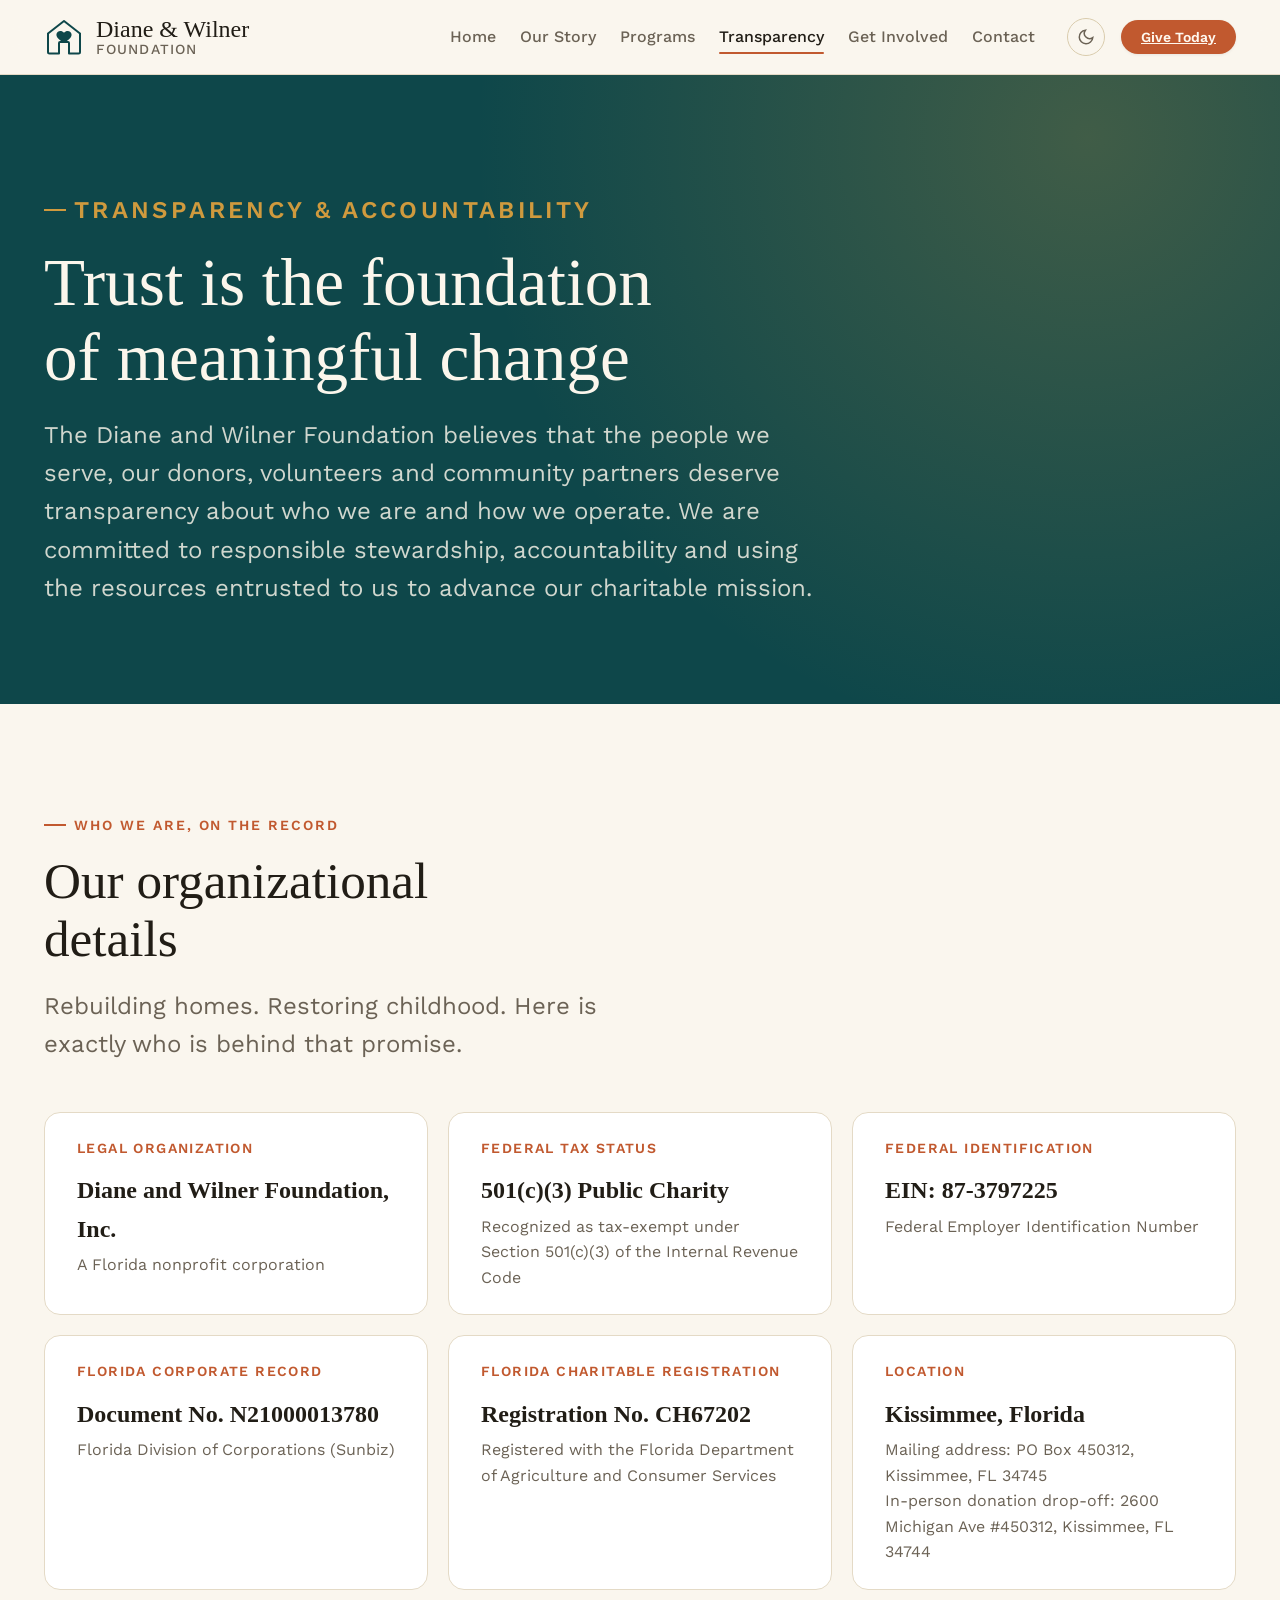
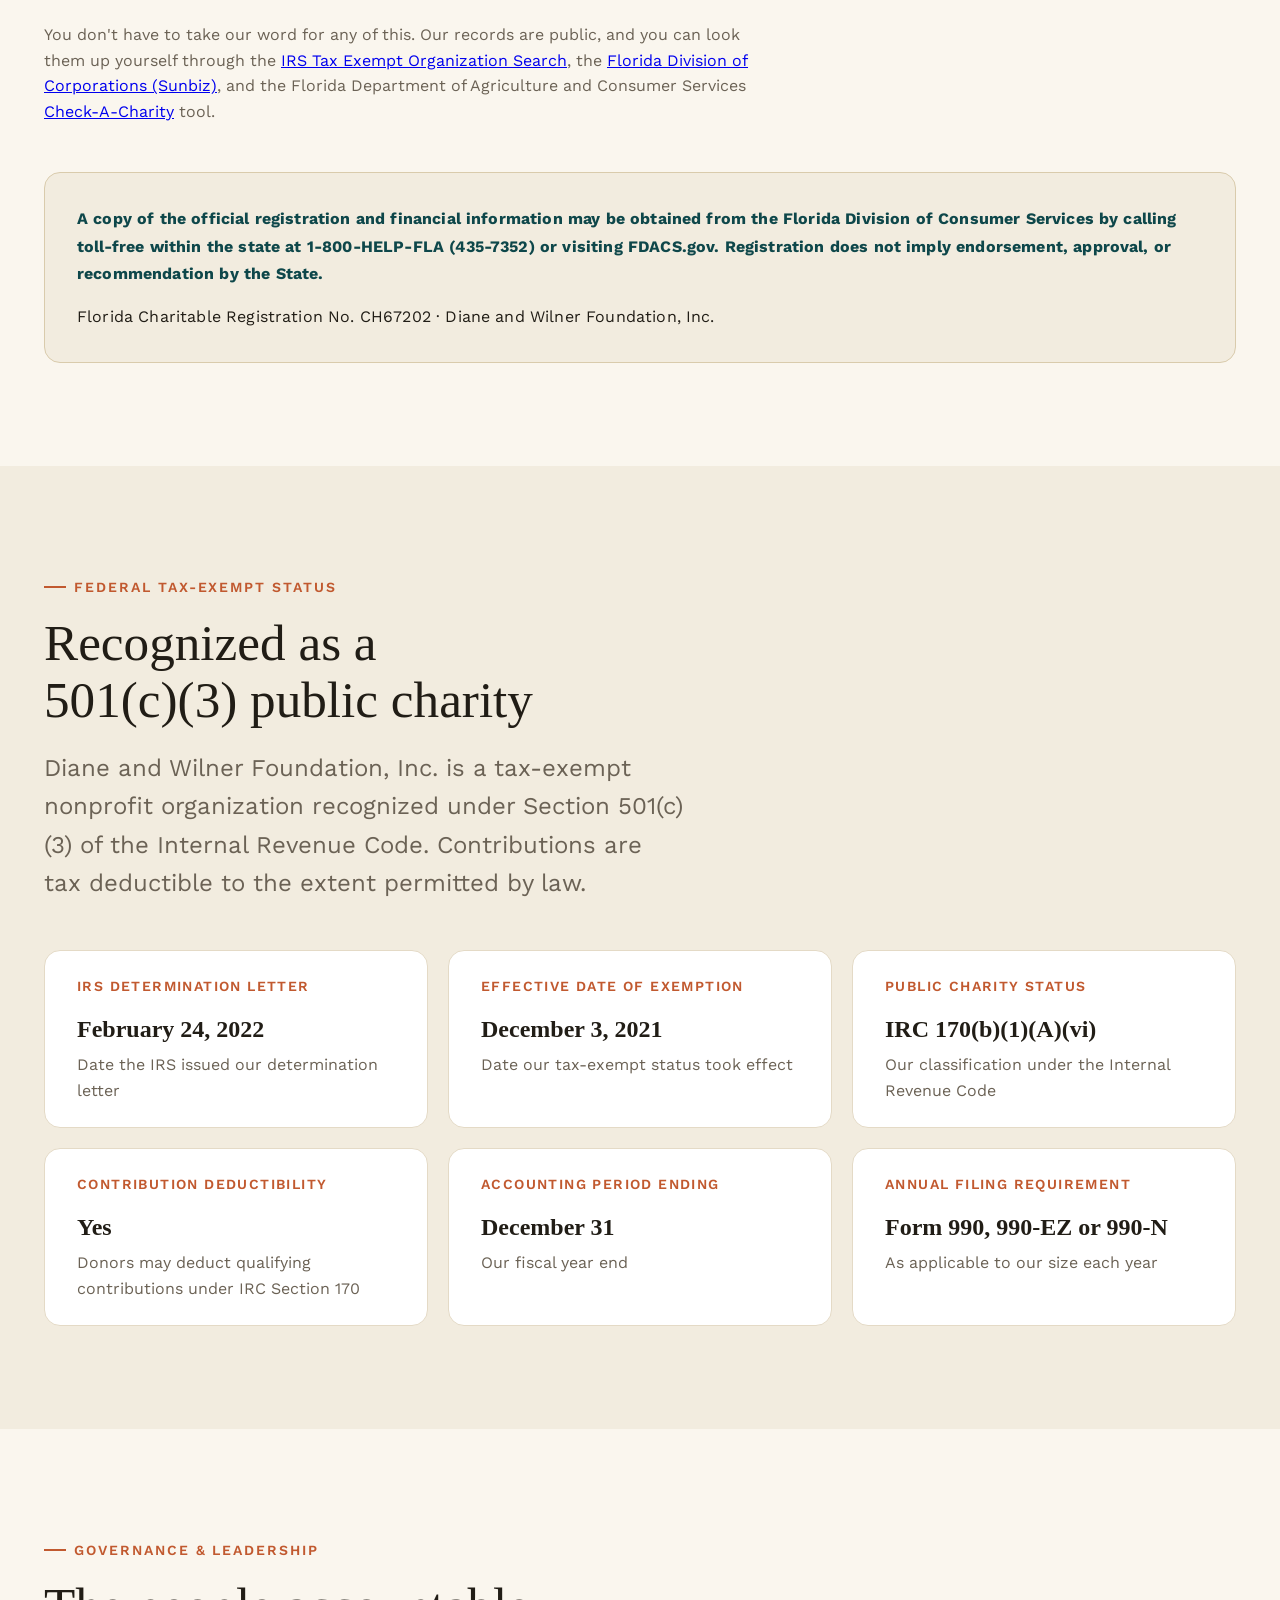
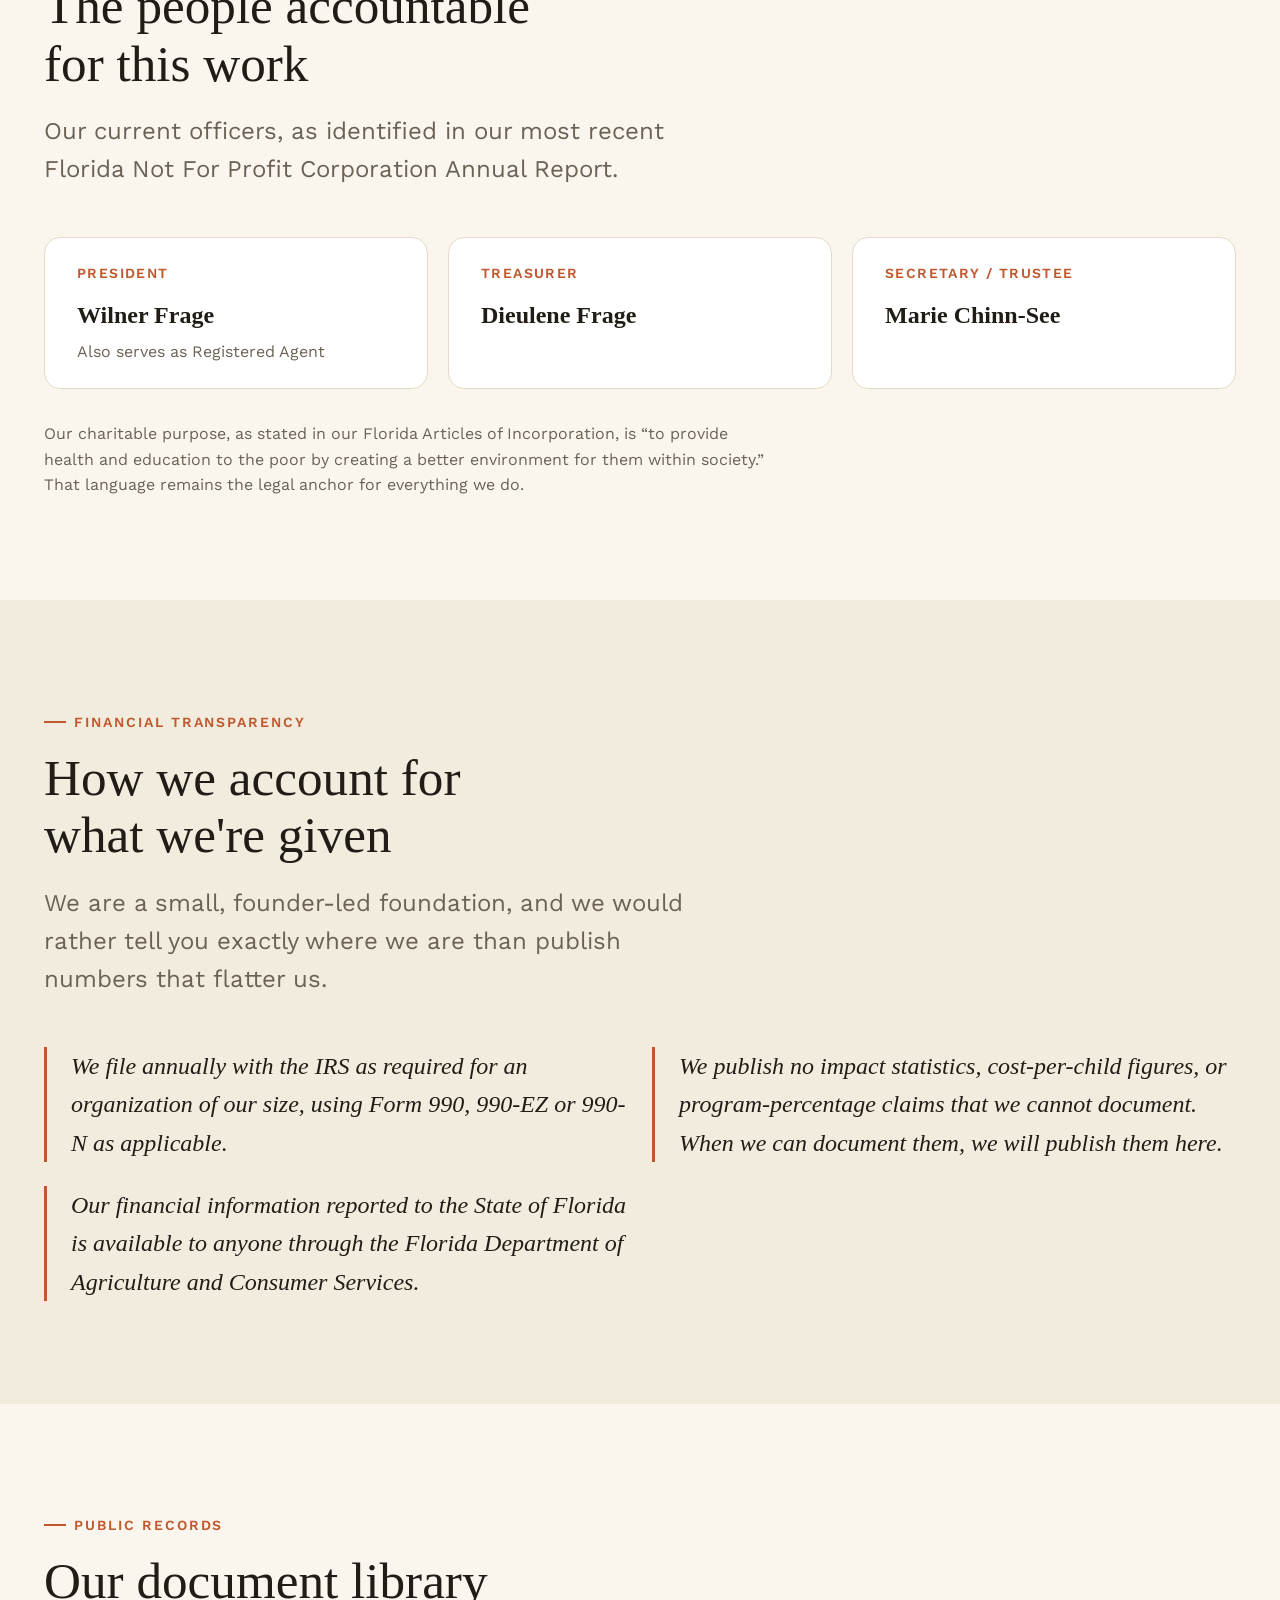
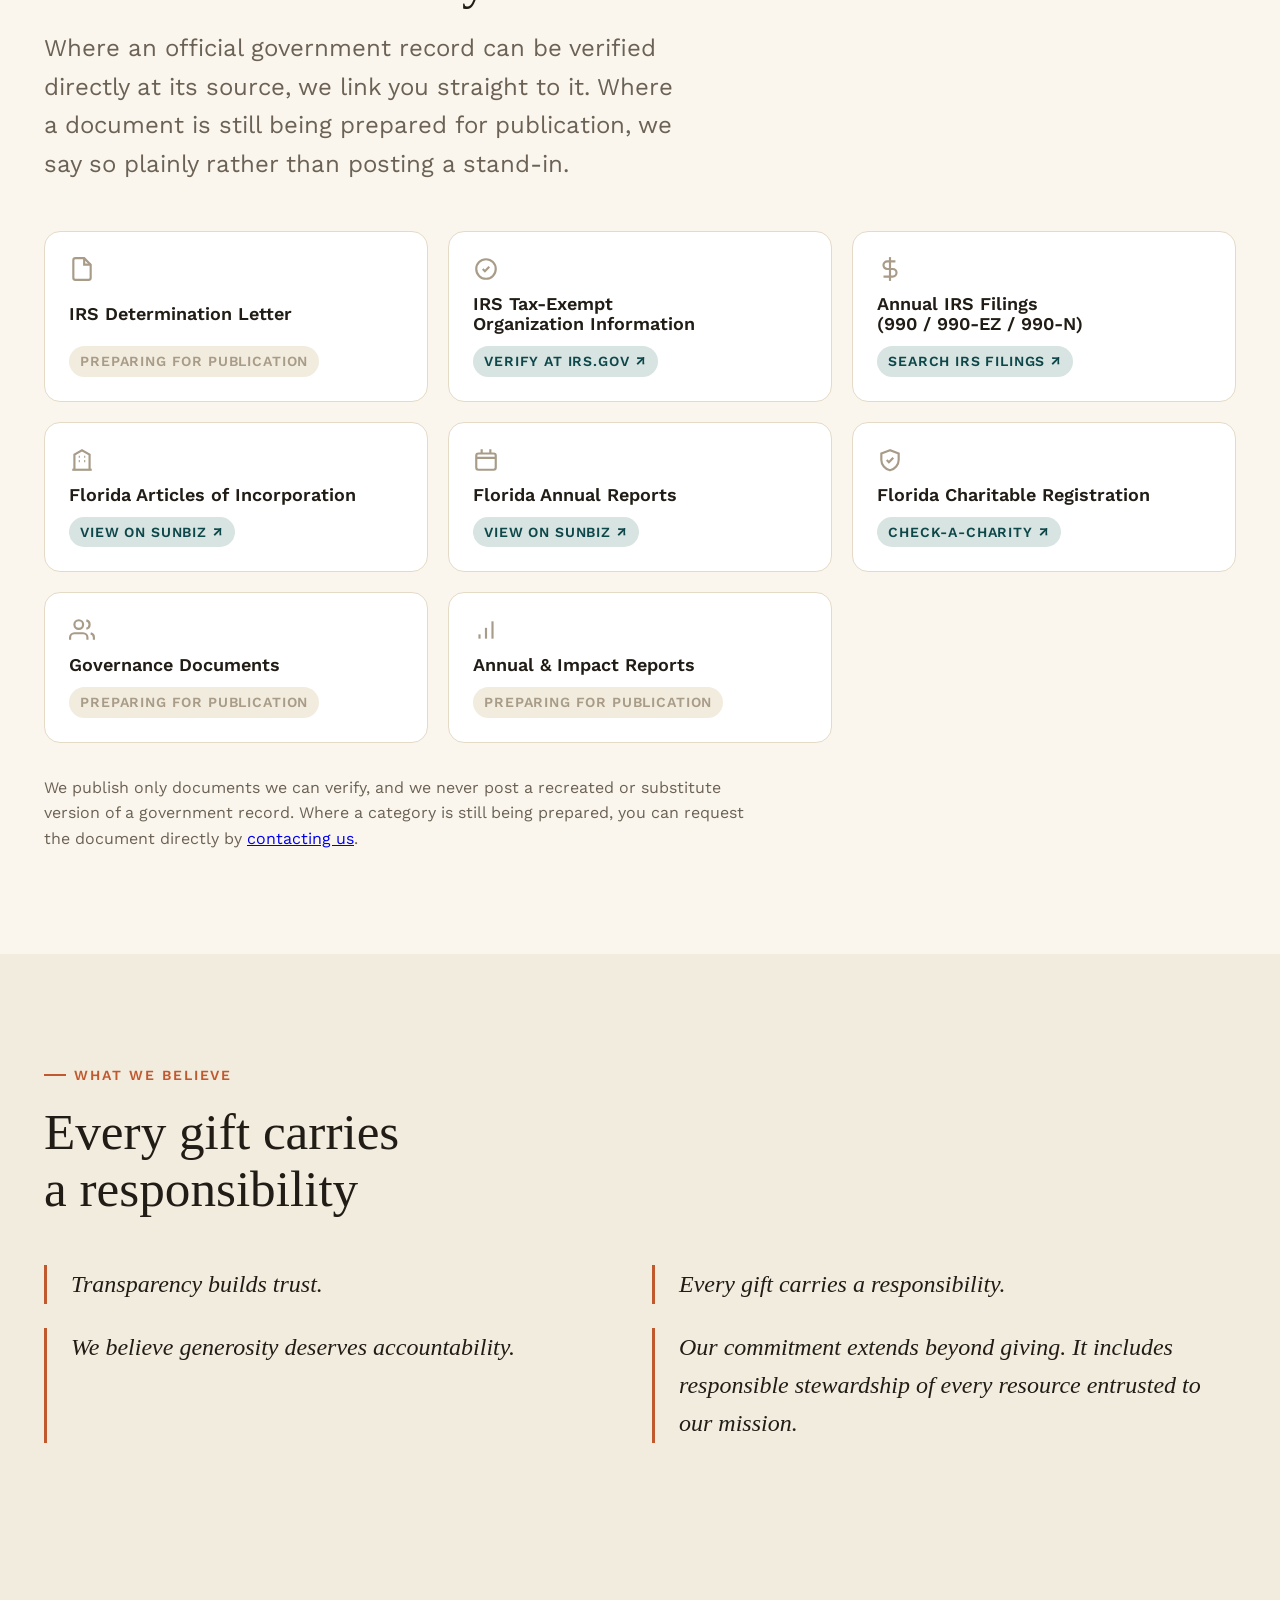
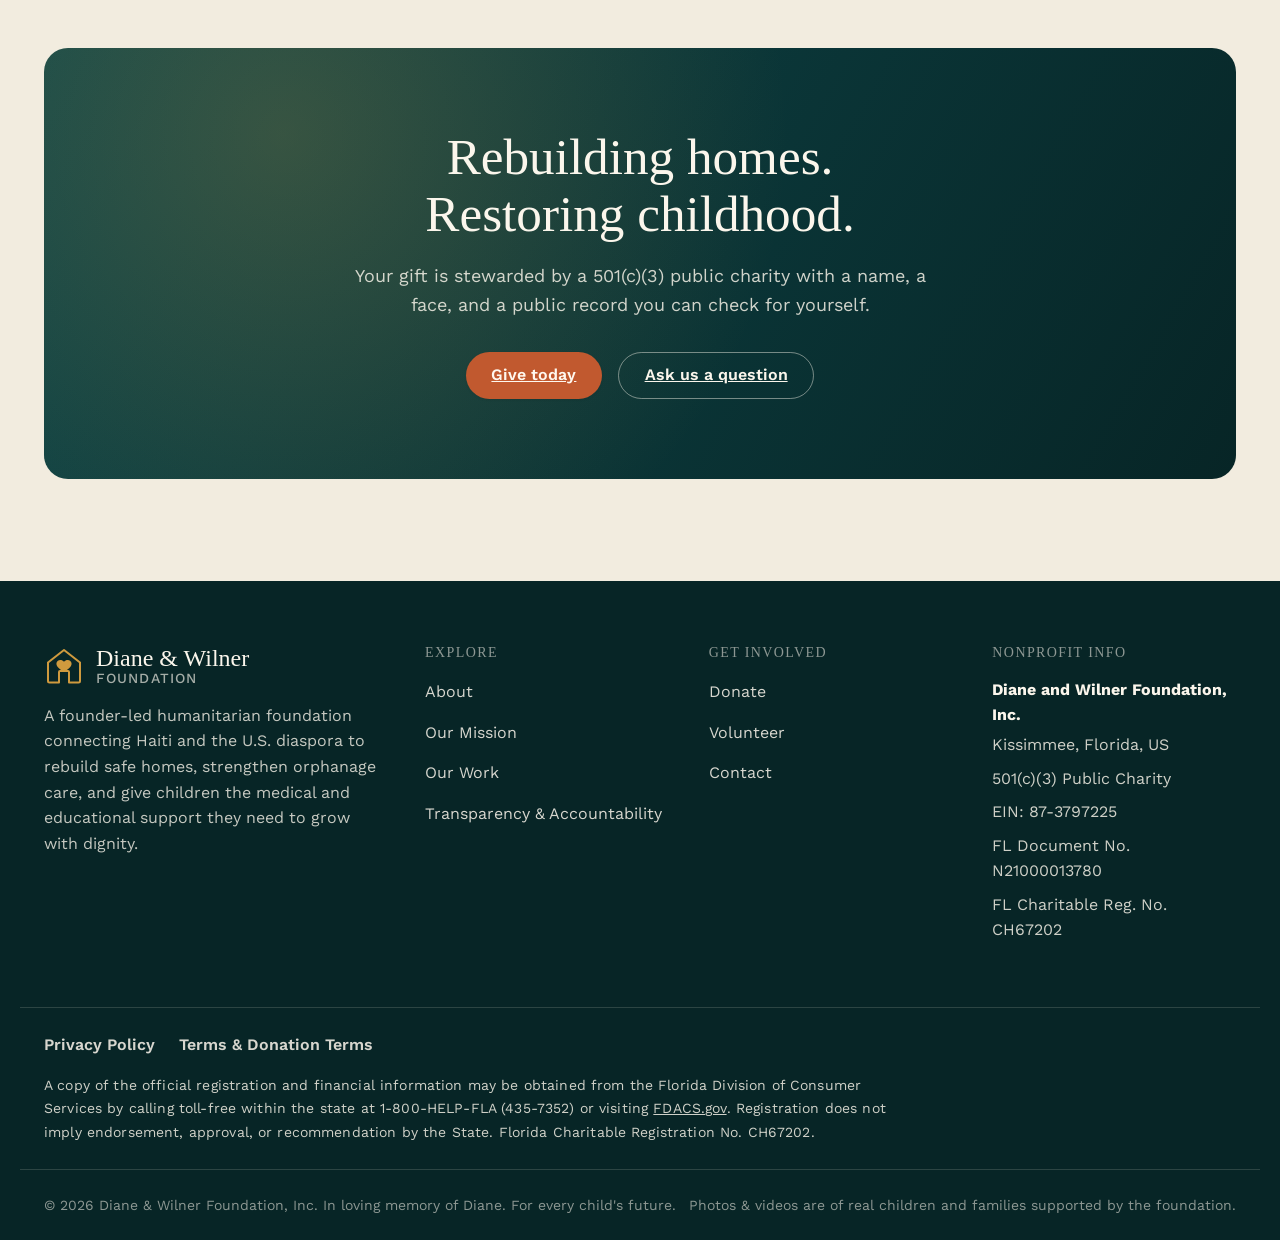
<file: transparency.html>
<!doctype html>
<html lang="en">
<head>
<meta charset="UTF-8" />
<meta name="viewport" content="width=device-width, initial-scale=1.0" />
<title>Transparency & Accountability — Diane & Wilner Foundation</title>
<meta name="description" content="Diane and Wilner Foundation, Inc. is a 501(c)(3) public charity. See our EIN, IRS determination details, Florida corporate and charitable registration, current leadership, and how to verify our records for yourself." />
<script type="application/ld+json">
{
  "@context": "https://schema.org",
  "@type": "NGO",
  "name": "Diane and Wilner Foundation, Inc.",
  "address": {
    "@type": "PostalAddress",
    "postOfficeBoxNumber": "450312",
    "streetAddress": "PO Box 450312",
    "addressLocality": "Kissimmee",
    "addressRegion": "FL",
    "postalCode": "34745",
    "addressCountry": "US"
  },
  "url": "https://dianeandwilnerfoundation.org/transparency.html",
  "nonprofitStatus": "Nonprofit501c3",
  "taxID": "87-3797225"
}
</script>
<link rel="preconnect" href="https://api.fontshare.com" />
<link href="https://api.fontshare.com/v2/css?f[]=zodiak@400,500,600,700&display=swap" rel="stylesheet" />
<link rel="preconnect" href="https://fonts.googleapis.com" />
<link rel="preconnect" href="https://fonts.gstatic.com" crossorigin />
<link href="https://fonts.googleapis.com/css2?family=Work+Sans:wght@300..700&display=swap" rel="stylesheet" />
<link rel="stylesheet" href="css/tokens.css" />
<link rel="stylesheet" href="css/base.css" />
<link rel="stylesheet" href="css/style.css" />
</head>
<body>

<a class="sr-only" href="#main">Skip to content</a>

<header class="site-header" data-site-header>
  <div class="container header-inner">
    <a class="brand" href="index.html" aria-label="Diane & Wilner Foundation home">
      <svg class="brand-mark" viewBox="0 0 40 40" fill="none" aria-hidden="true">
        <path d="M20 4 4 16.5V35a1.5 1.5 0 0 0 1.5 1.5H15V26a1 1 0 0 1 1-1h8a1 1 0 0 1 1 1v10.5h9.5A1.5 1.5 0 0 0 36 35V16.5L20 4Z" stroke="currentColor" stroke-width="2" stroke-linejoin="round"/>
        <path d="M20 15.8c-2.6-3.4-7.6-1.8-7.6 1.9 0 3 3.6 5.3 7.6 8.3 4-3 7.6-5.3 7.6-8.3 0-3.7-5-5.3-7.6-1.9Z" fill="currentColor"/>
      </svg>
      <span class="brand-name">Diane &amp; Wilner<small>Foundation</small></span>
    </a>
    <nav class="main-nav" aria-label="Primary">
      <ul class="nav-links" role="list">
        <li><a href="index.html">Home</a></li>
        <li><a href="about.html">Our Story</a></li>
        <li><a href="get-involved.html#programs">Programs</a></li>
        <li><a href="transparency.html" aria-current="page">Transparency</a></li>
        <li><a href="get-involved.html">Get Involved</a></li>
        <li><a href="get-involved.html#contact">Contact</a></li>
      </ul>
      <div class="header-actions">
        <button class="theme-toggle" data-theme-toggle aria-label="Switch to dark mode"></button>
        <a class="btn btn--primary btn--sm donate-header" href="get-involved.html#give">Give Today</a>
        <button class="nav-toggle" data-nav-toggle aria-label="Open menu" aria-expanded="false">
          <svg width="22" height="22" viewBox="0 0 24 24" fill="none" stroke="currentColor" stroke-width="2"><path d="M3 6h18M3 12h18M3 18h18"/></svg>
        </button>
      </div>
    </nav>
  </div>
  <div class="container mobile-nav" data-mobile-nav>
    <a href="index.html">Home</a>
    <a href="about.html">Our Story</a>
    <a href="get-involved.html#programs">Programs</a>
    <a href="transparency.html">Transparency &amp; Accountability</a>
    <a href="get-involved.html">Get Involved</a>
    <a href="get-involved.html#contact">Contact</a>
    <a class="btn btn--primary" href="get-involved.html#give">Give Today</a>
  </div>
</header>

<main id="main">

  <section class="page-hero">
    <div class="container">
      <p class="eyebrow">Transparency &amp; Accountability</p>
      <h1>Trust is the foundation of meaningful change</h1>
      <p>The Diane and Wilner Foundation believes that the people we serve, our donors, volunteers and community partners deserve transparency about who we are and how we operate. We are committed to responsible stewardship, accountability and using the resources entrusted to us to advance our charitable mission.</p>
    </div>
  </section>

  <!-- ORG FACTS -->
  <section>
    <div class="container">
      <div class="stack-header reveal">
        <p class="eyebrow">Who we are, on the record</p>
        <h2 class="section-title">Our organizational details</h2>
        <p class="section-lede">Rebuilding homes. Restoring childhood. Here is exactly who is behind that promise.</p>
      </div>
      <dl class="trust-grid reveal">
        <div class="trust-card">
          <dt>Legal Organization</dt>
          <dd>Diane and Wilner Foundation, Inc.<span>A Florida nonprofit corporation</span></dd>
        </div>
        <div class="trust-card">
          <dt>Federal Tax Status</dt>
          <dd>501(c)(3)&nbsp;Public&nbsp;Charity<span>Recognized as tax-exempt under Section 501(c)(3) of the Internal Revenue Code</span></dd>
        </div>
        <div class="trust-card">
          <dt>Federal Identification</dt>
          <dd>EIN: 87-3797225<span>Federal Employer Identification Number</span></dd>
        </div>
        <div class="trust-card">
          <dt>Florida Corporate Record</dt>
          <dd>Document No. N21000013780<span>Florida Division of Corporations (Sunbiz)</span></dd>
        </div>
        <div class="trust-card">
          <dt>Florida Charitable Registration</dt>
          <dd>Registration No. CH67202<span>Registered with the Florida Department of Agriculture and Consumer Services</span></dd>
        </div>
        <div class="trust-card">
          <dt>Location</dt>
          <dd>Kissimmee, Florida<span>Mailing address: PO Box 450312, Kissimmee, FL 34745<br />In-person donation drop-off: 2600 Michigan Ave #450312, Kissimmee, FL 34744</span></dd>
        </div>
      </dl>
      <p class="reveal" style="margin-top: var(--space-8); color: var(--color-text-muted); font-size: var(--text-sm); max-width: 72ch;">You don't have to take our word for any of this. Our records are public, and you can look them up yourself through the <a href="https://apps.irs.gov/app/eos/" target="_blank" rel="noopener">IRS Tax Exempt Organization Search</a>, the <a href="https://search.sunbiz.org/Inquiry/CorporationSearch/ByName" target="_blank" rel="noopener">Florida Division of Corporations (Sunbiz)</a>, and the Florida Department of Agriculture and Consumer Services <a href="https://csapp.fdacs.gov/CSPublicApp/CheckACharity/CheckACharity.aspx" target="_blank" rel="noopener">Check-A-Charity</a> tool.</p>
      <div class="disclosure-card reveal">
        <p><strong>A copy of the official registration and financial information may be obtained from the Florida Division of Consumer Services by calling toll-free within the state at 1-800-HELP-FLA (435-7352) or visiting FDACS.gov. Registration does not imply endorsement, approval, or recommendation by the State.</strong></p>
        <p>Florida Charitable Registration No. CH67202 &middot; Diane and Wilner Foundation, Inc.</p>
      </div>
    </div>
  </section>

  <!-- FEDERAL TAX-EXEMPT STATUS -->
  <section style="background: var(--color-surface-offset);">
    <div class="container">
      <div class="stack-header reveal">
        <p class="eyebrow">Federal tax-exempt status</p>
        <h2 class="section-title">Recognized as a <span class="nowrap">501(c)(3)</span> public charity</h2>
        <p class="section-lede">Diane and Wilner Foundation, Inc. is a tax-exempt nonprofit organization recognized under Section 501(c)(3) of the Internal Revenue Code. Contributions are tax deductible to the extent permitted by law.</p>
      </div>
      <dl class="trust-grid reveal">
        <div class="trust-card">
          <dt>IRS Determination Letter</dt>
          <dd>February 24, 2022<span>Date the IRS issued our determination letter</span></dd>
        </div>
        <div class="trust-card">
          <dt>Effective Date of Exemption</dt>
          <dd>December 3, 2021<span>Date our tax-exempt status took effect</span></dd>
        </div>
        <div class="trust-card">
          <dt>Public Charity Status</dt>
          <dd>IRC&nbsp;170(b)(1)(A)(vi)<span>Our classification under the Internal Revenue Code</span></dd>
        </div>
        <div class="trust-card">
          <dt>Contribution Deductibility</dt>
          <dd>Yes<span>Donors may deduct qualifying contributions under IRC Section 170</span></dd>
        </div>
        <div class="trust-card">
          <dt>Accounting Period Ending</dt>
          <dd>December 31<span>Our fiscal year end</span></dd>
        </div>
        <div class="trust-card">
          <dt>Annual Filing Requirement</dt>
          <dd>Form&nbsp;990, 990&#8209;EZ or 990&#8209;N<span>As applicable to our size each year</span></dd>
        </div>
      </dl>
    </div>
  </section>

  <!-- GOVERNANCE & LEADERSHIP -->
  <section>
    <div class="container">
      <div class="stack-header reveal">
        <p class="eyebrow">Governance &amp; leadership</p>
        <h2 class="section-title">The people accountable for this work</h2>
        <p class="section-lede">Our current officers, as identified in our most recent Florida Not For Profit Corporation Annual Report.</p>
      </div>
      <dl class="trust-grid reveal">
        <div class="trust-card">
          <dt>President</dt>
          <dd>Wilner Frage<span>Also serves as Registered Agent</span></dd>
        </div>
        <div class="trust-card">
          <dt>Treasurer</dt>
          <dd>Dieulene Frage</dd>
        </div>
        <div class="trust-card">
          <dt>Secretary / Trustee</dt>
          <dd>Marie Chinn-See</dd>
        </div>
      </dl>
      <p class="reveal" style="margin-top: var(--space-8); color: var(--color-text-muted); font-size: var(--text-sm); max-width: 72ch;">Our charitable purpose, as stated in our Florida Articles of Incorporation, is &ldquo;to provide health and education to the poor by creating a better environment for them within society.&rdquo; That language remains the legal anchor for everything we do.</p>
    </div>
  </section>

  <!-- FINANCIAL TRANSPARENCY -->
  <section style="background: var(--color-surface-offset);">
    <div class="container">
      <div class="stack-header reveal">
        <p class="eyebrow">Financial transparency</p>
        <h2 class="section-title">How we account for what we're given</h2>
        <p class="section-lede">We are a small, founder-led foundation, and we would rather tell you exactly where we are than publish numbers that flatter us.</p>
      </div>
      <div class="trust-statements reveal">
        <div class="trust-statement">
          <p>We file annually with the IRS as required for an organization of our size, using Form 990, 990-EZ or 990-N as applicable.</p>
        </div>
        <div class="trust-statement">
          <p>We publish no impact statistics, cost-per-child figures, or program-percentage claims that we cannot document. When we can document them, we will publish them here.</p>
        </div>
        <div class="trust-statement">
          <p>Our financial information reported to the State of Florida is available to anyone through the Florida Department of Agriculture and Consumer Services.</p>
        </div>
      </div>
    </div>
  </section>

  <!-- DOCUMENT LIBRARY -->
  <section>
    <div class="container">
      <div class="stack-header reveal">
        <p class="eyebrow">Public records</p>
        <h2 class="section-title">Our document library</h2>
        <p class="section-lede">Where an official government record can be verified directly at its source, we link you straight to it. Where a document is still being prepared for publication, we say so plainly rather than posting a stand-in.</p>
      </div>
      <div class="doc-grid reveal">
        <div class="doc-card doc-card--tall">
          <svg viewBox="0 0 24 24" fill="none" stroke="currentColor" stroke-width="2"><path d="M14 2H6a2 2 0 0 0-2 2v16a2 2 0 0 0 2 2h12a2 2 0 0 0 2-2V8z"/><path d="M14 2v6h6"/></svg>
          <h4>IRS Determination Letter</h4>
          <span class="doc-status">Preparing for publication</span>
        </div>
        <div class="doc-card doc-card--tall">
          <svg viewBox="0 0 24 24" fill="none" stroke="currentColor" stroke-width="2"><path d="M9 12l2 2 4-4"/><circle cx="12" cy="12" r="9"/></svg>
          <h4>IRS Tax-Exempt Organization Information</h4>
          <a class="doc-status doc-status--verify" href="https://apps.irs.gov/app/eos/" target="_blank" rel="noopener">Verify at IRS.gov</a>
        </div>
        <div class="doc-card doc-card--tall">
          <svg viewBox="0 0 24 24" fill="none" stroke="currentColor" stroke-width="2"><path d="M12 1v22"/><path d="M17 5H9.5a3.5 3.5 0 0 0 0 7h5a3.5 3.5 0 0 1 0 7H6"/></svg>
          <h4>Annual IRS Filings <span class="nowrap">(990 / 990-EZ / 990-N)</span></h4>
          <a class="doc-status doc-status--verify" href="https://apps.irs.gov/app/eos/" target="_blank" rel="noopener">Search IRS filings</a>
        </div>
        <div class="doc-card doc-card--tall">
          <svg viewBox="0 0 24 24" fill="none" stroke="currentColor" stroke-width="2"><path d="M3 21h18"/><path d="M5 21V7l7-4 7 4v14"/><path d="M9 9h1M9 13h1M14 9h1M14 13h1"/></svg>
          <h4>Florida Articles of Incorporation</h4>
          <a class="doc-status doc-status--verify" href="https://search.sunbiz.org/Inquiry/CorporationSearch/ByName" target="_blank" rel="noopener">View on Sunbiz</a>
        </div>
        <div class="doc-card doc-card--tall">
          <svg viewBox="0 0 24 24" fill="none" stroke="currentColor" stroke-width="2"><path d="M8 2v4M16 2v4M3 10h18"/><rect x="3" y="6" width="18" height="15" rx="2"/></svg>
          <h4>Florida Annual Reports</h4>
          <a class="doc-status doc-status--verify" href="https://search.sunbiz.org/Inquiry/CorporationSearch/ByName" target="_blank" rel="noopener">View on Sunbiz</a>
        </div>
        <div class="doc-card doc-card--tall">
          <svg viewBox="0 0 24 24" fill="none" stroke="currentColor" stroke-width="2"><path d="m9 12 2 2 4-4"/><path d="M12 3 4 6v6c0 4.4 3.4 8.5 8 9.5 4.6-1 8-5.1 8-9.5V6l-8-3Z"/></svg>
          <h4>Florida Charitable Registration</h4>
          <a class="doc-status doc-status--verify" href="https://csapp.fdacs.gov/CSPublicApp/CheckACharity/CheckACharity.aspx" target="_blank" rel="noopener">Check-A-Charity</a>
        </div>
        <div class="doc-card doc-card--tall">
          <svg viewBox="0 0 24 24" fill="none" stroke="currentColor" stroke-width="2"><path d="M17 21v-2a4 4 0 0 0-4-4H5a4 4 0 0 0-4 4v2"/><circle cx="9" cy="7" r="4"/><path d="M23 21v-2a4 4 0 0 0-3-3.87"/><path d="M16 3.13a4 4 0 0 1 0 7.75"/></svg>
          <h4>Governance Documents</h4>
          <span class="doc-status">Preparing for publication</span>
        </div>
        <div class="doc-card doc-card--tall">
          <svg viewBox="0 0 24 24" fill="none" stroke="currentColor" stroke-width="2"><path d="M12 20V10"/><path d="M18 20V4"/><path d="M6 20v-4"/></svg>
          <h4>Annual &amp; Impact Reports</h4>
          <span class="doc-status">Preparing for publication</span>
        </div>
      </div>
      <p class="reveal" style="margin-top: var(--space-8); color: var(--color-text-muted); font-size: var(--text-sm); max-width: 72ch;">We publish only documents we can verify, and we never post a recreated or substitute version of a government record. Where a category is still being prepared, you can request the document directly by <a href="get-involved.html#contact">contacting us</a>.</p>
    </div>
  </section>

  <!-- TRUST LANGUAGE -->
  <section style="background: var(--color-surface-offset);">
    <div class="container">
      <div class="stack-header reveal">
        <p class="eyebrow">What we believe</p>
        <h2 class="section-title">Every gift carries a responsibility</h2>
      </div>
      <div class="trust-statements reveal">
        <div class="trust-statement">
          <p>Transparency builds trust.</p>
        </div>
        <div class="trust-statement">
          <p>Every gift carries a responsibility.</p>
        </div>
        <div class="trust-statement">
          <p>We believe generosity deserves accountability.</p>
        </div>
        <div class="trust-statement">
          <p>Our commitment extends beyond giving. It includes responsible stewardship of every resource entrusted to our mission.</p>
        </div>
      </div>
    </div>
  </section>

  <!-- CTA -->
  <section style="background: var(--color-surface-offset);">
    <div class="container">
      <div class="cta-band reveal">
        <h2>Rebuilding homes. Restoring childhood.</h2>
        <p>Your gift is stewarded by a <span class="nowrap">501(c)(3)</span> public charity with a name, a face, and a public record you can check for yourself.</p>
        <div class="cta-actions">
          <a class="btn btn--primary" href="get-involved.html#give">Give today</a>
          <a class="btn btn--ghost" href="get-involved.html#contact">Ask us a question</a>
        </div>
      </div>
    </div>
  </section>

</main>

<footer class="site-footer">
  <div class="container footer-grid">
    <div>
      <a class="footer-brand" href="index.html">
        <svg class="brand-mark" viewBox="0 0 40 40" fill="none" aria-hidden="true">
          <path d="M20 4 4 16.5V35a1.5 1.5 0 0 0 1.5 1.5H15V26a1 1 0 0 1 1-1h8a1 1 0 0 1 1 1v10.5h9.5A1.5 1.5 0 0 0 36 35V16.5L20 4Z" stroke="currentColor" stroke-width="2" stroke-linejoin="round"/>
          <path d="M20 15.8c-2.6-3.4-7.6-1.8-7.6 1.9 0 3 3.6 5.3 7.6 8.3 4-3 7.6-5.3 7.6-8.3 0-3.7-5-5.3-7.6-1.9Z" fill="currentColor"/>
        </svg>
        <span class="brand-name">Diane &amp; Wilner<small>Foundation</small></span>
      </a>
      <p style="max-width: 34ch; font-size: var(--text-sm); color: color-mix(in oklab, var(--color-on-brand) 78%, transparent);">A founder-led humanitarian foundation connecting Haiti and the U.S. diaspora to rebuild safe homes, strengthen orphanage care, and give children the medical and educational support they need to grow with dignity.</p>
    </div>
    <div class="footer-col">
      <h5>Explore</h5>
      <ul role="list">
        <li><a href="about.html">About</a></li>
        <li><a href="about.html#mission">Our Mission</a></li>
        <li><a href="index.html#our-work">Our Work</a></li>
        <li><a href="transparency.html">Transparency &amp; Accountability</a></li>
      </ul>
    </div>
    <div class="footer-col">
      <h5>Get Involved</h5>
      <ul role="list">
        <li><a href="get-involved.html#give">Donate</a></li>
        <li><a href="get-involved.html#volunteer">Volunteer</a></li>
        <li><a href="get-involved.html#contact">Contact</a></li>
      </ul>
    </div>
    <div class="footer-col">
      <h5>Nonprofit Info</h5>
      <div class="footer-nonprofit-info">
        <div><strong>Diane and Wilner Foundation, Inc.</strong>Kissimmee, Florida, US</div>
        <div><span class="nowrap">501(c)(3)</span> Public Charity</div>
        <div>EIN: 87-3797225</div>
        <div>FL Document No. N21000013780</div>
        <div>FL Charitable Reg. No. CH67202</div>
      </div>
    </div>
  </div>
  <div class="container footer-legal">
    <div class="footer-legal-links">
      <a href="privacy.html">Privacy Policy</a>
      <a href="terms.html">Terms &amp; Donation Terms</a>
    </div>
    <p class="footer-disclosure">A copy of the official registration and financial information may be obtained from the Florida Division of Consumer Services by calling toll-free within the state at 1-800-HELP-FLA (435-7352) or visiting <a href="https://www.fdacs.gov" target="_blank" rel="noopener">FDACS.gov</a>. Registration does not imply endorsement, approval, or recommendation by the State. Florida Charitable Registration No. CH67202.</p>
  </div>
  <div class="container footer-bottom">
    <span>© 2026 Diane &amp; Wilner Foundation, Inc. In loving memory of Diane. For every child's future.</span>
    <span>Photos &amp; videos are of real children and families supported by the foundation.</span>
  </div>
</footer>

<script src="js/main.js"></script>
</body>
</html>
</file>
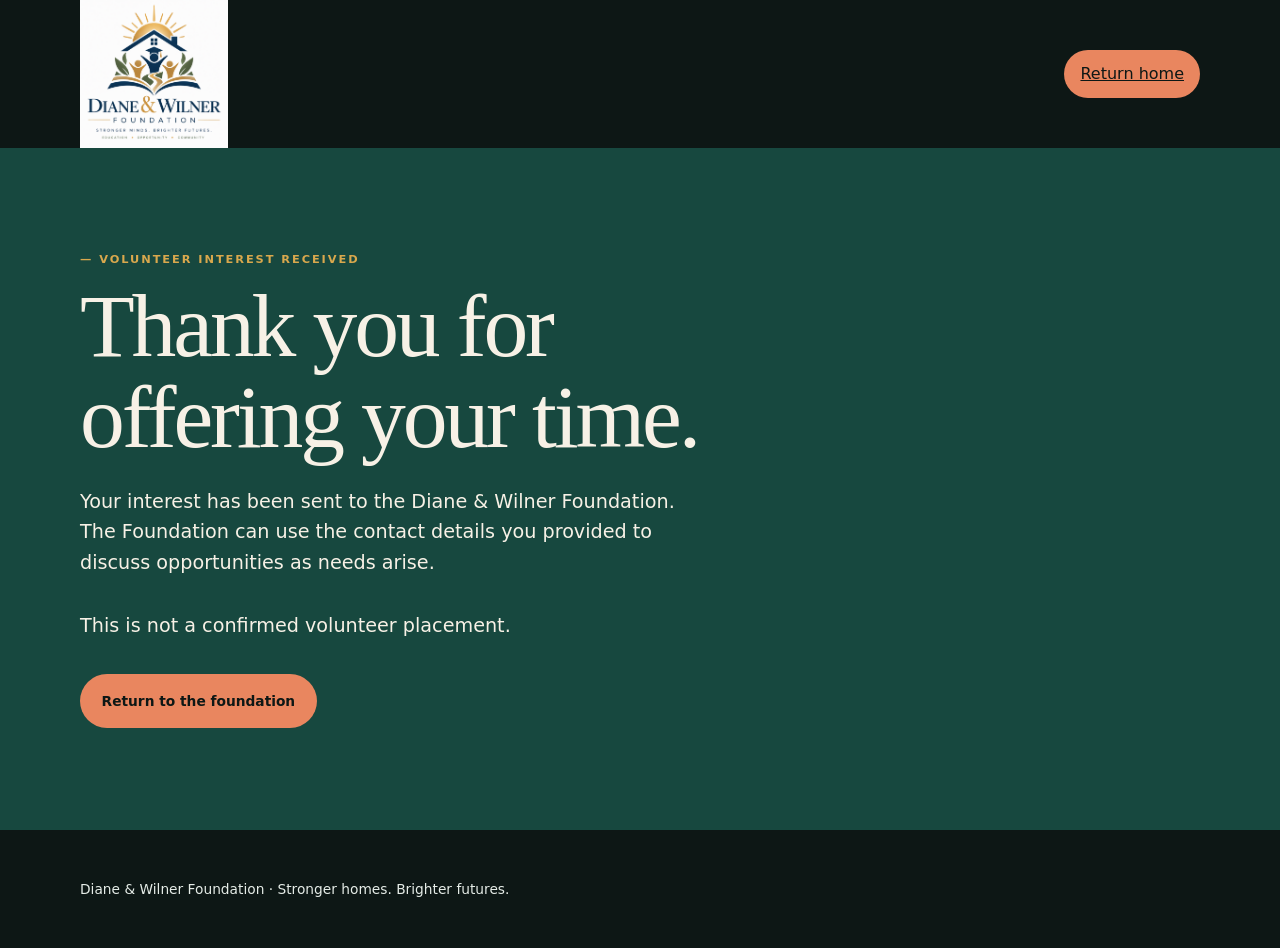
<file: volunteer-thank-you.html>
<!doctype html>
<html lang="en">
<head>
  <meta charset="utf-8">
  <meta name="viewport" content="width=device-width,initial-scale=1">
  <meta name="robots" content="noindex">
  <title>Thank you for your interest | Diane &amp; Wilner Foundation</title>
  <link rel="stylesheet" href="assets/css/site.css">
  <link rel="stylesheet" href="assets/css/accessibility.css">
  <link rel="stylesheet" href="assets/css/volunteer.css">
</head>
<body>
  <a class="skip-link" href="#main-content">Skip to content</a>
  <header class="site-header ref-header"><div class="shell header-inner"><a class='logo-link' href='/'><img class="logo-image" src="assets/images/diane-wilner-foundation-logo.png" alt="Diane and Wilner Foundation"></a><a class='nav-support' href='/'>Return home</a></div></header>
  <main id="main-content" tabindex="-1" class="volunteer-hero volunteer-thanks"><div class="shell">
    <p class="eyebrow">Volunteer interest received</p>
    <h1>Thank you for offering your time.</h1>
    <p class="volunteer-intro">Your interest has been sent to the Diane &amp; Wilner Foundation. The Foundation can use the contact details you provided to discuss opportunities as needs arise.</p>
    <p class="volunteer-intro">This is not a confirmed volunteer placement.</p>
    <a class='button button-primary' href='/'>Return to the foundation</a>
  </div></main>
  <footer class="site-footer"><div class="shell"><p>Diane &amp; Wilner Foundation · Stronger homes. Brighter futures.</p></div></footer>

</body>
</html>
</file>
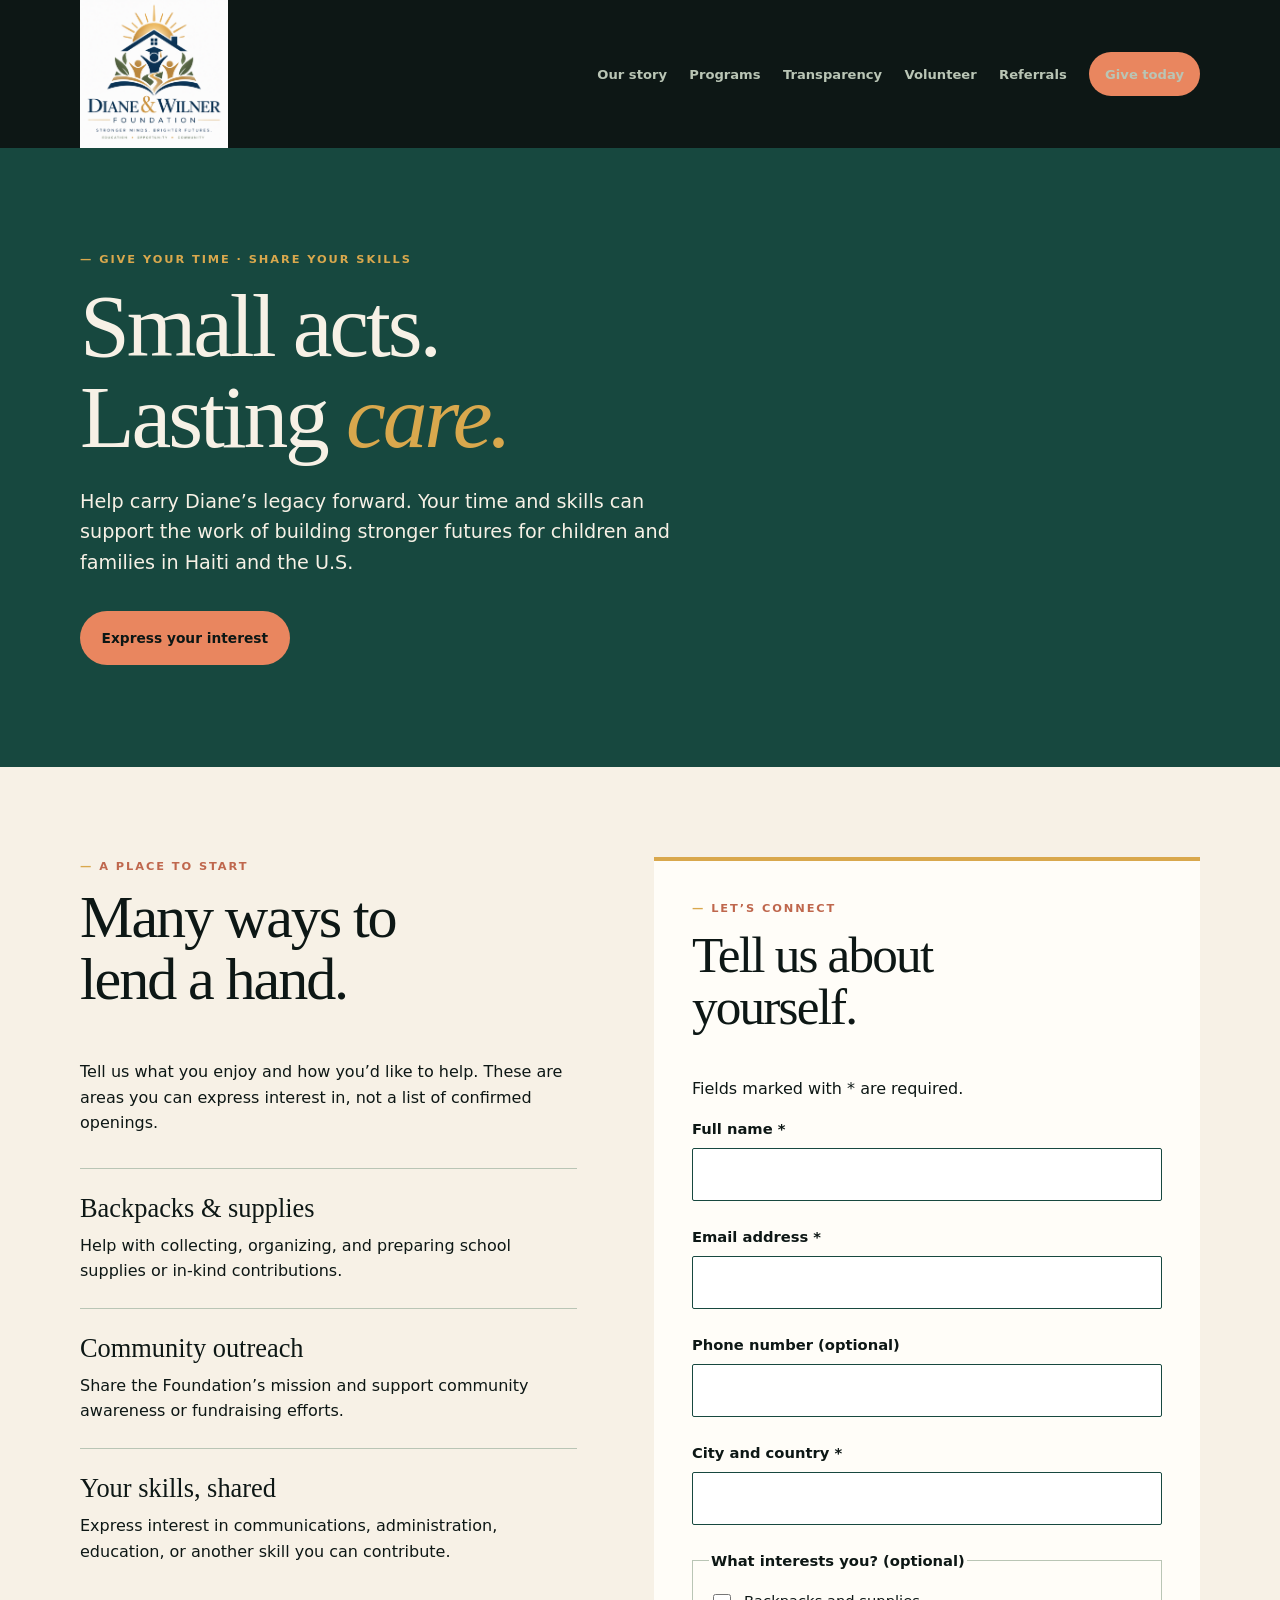
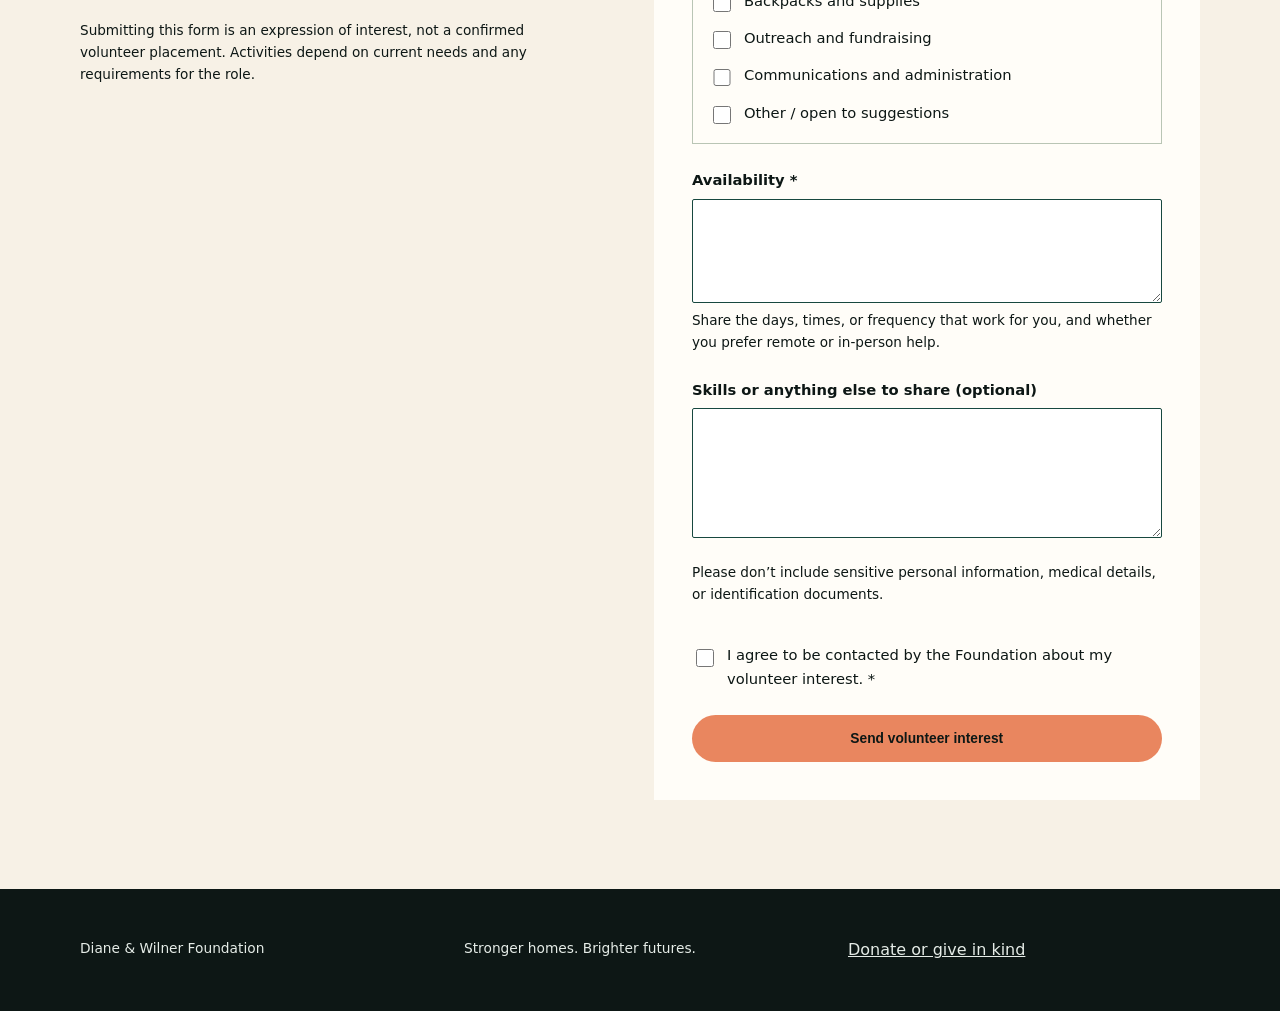
<file: volunteer.html>
<!doctype html>
<html lang="en">
<head>
  <meta charset="utf-8">
  <meta name="viewport" content="width=device-width,initial-scale=1">
  <title>Volunteer | Diane &amp; Wilner Foundation</title>
  <meta name="description" content="Share your time and skills with the Diane and Wilner Foundation. Express your interest in helping children and families in Haiti and the U.S.">
  <link rel="stylesheet" href="assets/css/site.css">
  <link rel="stylesheet" href="assets/css/accessibility.css">
  <link rel="stylesheet" href="assets/css/volunteer.css">
</head>
<body>
  <a class="skip-link" href="#main-content">Skip to content</a>
  <header class="site-header ref-header"><div class="shell header-inner">
    <a class='logo-link' href='/'><img class="logo-image" src="assets/images/diane-wilner-foundation-logo.png" alt="Diane and Wilner Foundation"></a>
    <button class="menu-toggle" data-menu-button aria-controls="main-navigation" aria-expanded="false">Menu</button>
    <nav data-site-nav id="main-navigation" class="site-nav"><a href='/#story'>Our story</a><a href='/#programs'>Programs</a><a href='/#transparency'>Transparency</a><a aria-current='page' href='/volunteer'>Volunteer</a><a href='/referral'>Referrals</a><a class='nav-support' href='/donate'>Give today</a></nav>
  </div></header>
  <main id="main-content" tabindex="-1">
    <section class="volunteer-hero"><div class="shell">
      <p class="eyebrow">Give your time · Share your skills</p>
      <h1>Small acts.<br>Lasting <em>care.</em></h1>
      <p class="volunteer-intro">Help carry Diane’s legacy forward. Your time and skills can support the work of building stronger futures for children and families in Haiti and the U.S.</p>
      <a class="button button-primary" href="#volunteer-interest">Express your interest</a>
    </div></section>
    <section class="shell volunteer-layout" aria-labelledby="ways-heading">
      <div class="volunteer-copy">
        <p class="eyebrow">A place to start</p>
        <h2 id="ways-heading">Many ways to lend a hand.</h2>
        <p>Tell us what you enjoy and how you’d like to help. These are areas you can express interest in, not a list of confirmed openings.</p>
        <div class="volunteer-ways">
          <article><h3>Backpacks &amp; supplies</h3><p>Help with collecting, organizing, and preparing school supplies or in-kind contributions.</p></article>
          <article><h3>Community outreach</h3><p>Share the Foundation’s mission and support community awareness or fundraising efforts.</p></article>
          <article><h3>Your skills, shared</h3><p>Express interest in communications, administration, education, or another skill you can contribute.</p></article>
        </div>
        <p class="volunteer-note">Submitting this form is an expression of interest, not a confirmed volunteer placement. Activities depend on current needs and any requirements for the role.</p>
      </div>
      <div id="volunteer-interest" class="volunteer-panel">
        <p class="eyebrow">Let’s connect</p>
        <h2>Tell us about yourself.</h2>
        <p id="form-guidance">Fields marked with * are required.</p>
        <form data-netlify="true" netlify-honeypot="bot-field" action='/volunteer-thank-you' aria-describedby='form-guidance' method='POST' name='volunteer-interest'>
          <input type="hidden" name="form-name" value="volunteer-interest">
          <p hidden><label>Leave this field empty: <input name="bot-field" tabindex="-1" autocomplete="off"></label></p>
          <div class="volunteer-field"><label for="volunteer-name">Full name *</label><input id="volunteer-name" name="name" autocomplete="name" maxlength="150" required></div>
          <div class="volunteer-field"><label for="volunteer-email">Email address *</label><input id="volunteer-email" name="email" type="email" autocomplete="email" maxlength="254" required></div>
          <div class="volunteer-field"><label for="volunteer-phone">Phone number (optional)</label><input id="volunteer-phone" name="phone" type="tel" autocomplete="tel" maxlength="50"></div>
          <div class="volunteer-field"><label for="volunteer-location">City and country *</label><input id="volunteer-location" name="location" maxlength="150" required></div>
          <fieldset><legend>What interests you? (optional)</legend>
            <label class="volunteer-choice"><input type="checkbox" name="interests[]" value="Backpacks and supplies"> Backpacks and supplies</label>
            <label class="volunteer-choice"><input type="checkbox" name="interests[]" value="Outreach and fundraising"> Outreach and fundraising</label>
            <label class="volunteer-choice"><input type="checkbox" name="interests[]" value="Communications and administration"> Communications and administration</label>
            <label class="volunteer-choice"><input type="checkbox" name="interests[]" value="Other or open to suggestions"> Other / open to suggestions</label>
          </fieldset>
          <div class="volunteer-field"><label for="volunteer-availability">Availability *</label><textarea id="volunteer-availability" name="availability" rows="3" maxlength="2000" aria-describedby="availability-hint" required></textarea><small id="availability-hint">Share the days, times, or frequency that work for you, and whether you prefer remote or in-person help.</small></div>
          <div class="volunteer-field"><label for="volunteer-skills">Skills or anything else to share (optional)</label><textarea id="volunteer-skills" name="skills" rows="4" maxlength="3000"></textarea></div>
          <p class="volunteer-note">Please don’t include sensitive personal information, medical details, or identification documents.</p>
          <label class="volunteer-choice"><input type="checkbox" name="contact-consent" value="yes" required> <span>I agree to be contacted by the Foundation about my volunteer interest. *</span></label>
          <button class="button button-primary" type="submit">Send volunteer interest</button>
        </form>
      </div>
    </section>
  </main>
  <footer class="site-footer"><div class="shell footer-inner"><p>Diane &amp; Wilner Foundation</p><p>Stronger homes. Brighter futures.</p><a href='/donate'>Donate or give in kind</a></div></footer>
  <script src="assets/js/site.js" defer></script>

</body>
</html>
</file>
<file: assets/css/site.css>
:root{--navy:#102f46;--navy-deep:#0a2234;--gold:#d4a64d;--green:#4e7158;--ivory:#fbf7ef;--paper:#f2eadb;--clay:#bf674d;--ink:#17242b;--muted:#56646a;--line:#d9d3c6;--shadow:0 18px 42px rgb(12 35 52 / .12);--serif:Georgia,'Times New Roman',serif;--sans:Inter,ui-sans-serif,system-ui,-apple-system,'Segoe UI',sans-serif}
*{box-sizing:border-box}html{scroll-behavior:smooth}body{margin:0;background:var(--ivory);color:var(--ink);font-family:var(--sans);line-height:1.6}.shell{width:min(1120px,calc(100% - 3rem));margin:auto}h1,h2,h3,p{margin-top:0}h1,h2{font-family:var(--serif);font-weight:400;line-height:1.02;letter-spacing:-.035em}h1{font-size:clamp(3.2rem,7vw,6.8rem)}h2{font-size:clamp(2.45rem,4.7vw,4.65rem);max-width:10ch}h3{font-family:var(--serif);font-size:1.65rem;font-weight:400;line-height:1.15}.lede{font-size:1.1rem;color:var(--muted);max-width:45ch}.eyebrow{color:var(--clay);font-size:.71rem;font-weight:750;letter-spacing:.17em;text-transform:uppercase}.eyebrow:before{content:'— ';color:var(--gold)}.skip-link{position:fixed;z-index:1000;top:0;left:1rem;transform:translateY(-120%);background:#fff;color:var(--navy);padding:.7rem 1rem;font-weight:700}.skip-link:focus{transform:translateY(.5rem)}a{color:inherit}.site-header{position:sticky;top:0;z-index:20;background:rgb(251 247 239 / .94);backdrop-filter:blur(12px);border-bottom:1px solid rgb(16 47 70 / .1)}.header-inner{min-height:78px;display:flex;align-items:center;justify-content:space-between}.wordmark{display:flex;flex-direction:column;text-decoration:none;font-family:var(--serif);font-size:1.23rem;line-height:1.04}.wordmark small{font-family:var(--sans);font-size:.55rem;font-weight:800;letter-spacing:.2em;text-transform:uppercase;color:var(--green);margin-top:.33rem}.site-nav{display:flex;align-items:center;gap:1.4rem;font-size:.82rem;font-weight:650}.site-nav a{text-decoration:none}.site-nav a:not(.nav-support):hover{color:var(--green)}.nav-support{background:var(--navy);color:#fff;padding:.72rem 1rem;border-radius:999px}.menu-toggle{display:none;border:1px solid var(--line);border-radius:999px;background:transparent;padding:.48rem .75rem;font:inherit;font-size:.75rem;font-weight:750}.sr-only{position:absolute;width:1px;height:1px;overflow:hidden;clip:rect(0,0,0,0);white-space:nowrap}.hero{position:relative;overflow:hidden;padding:clamp(4rem,9vw,8.5rem) 0;background:linear-gradient(120deg,#faf6ed 0%,#f4ecdc 100%)}.story-grid{display:grid;grid-template-columns:1.02fr .98fr;gap:clamp(2rem,6vw,6rem);align-items:center}.story-copy{position:relative;z-index:1}.story-copy .lede{font-size:1.2rem;margin:2rem 0}.actions{display:flex;align-items:center;gap:1.4rem;flex-wrap:wrap}.button{display:inline-flex;gap:.6rem;align-items:center;border:0;border-radius:999px;padding:1rem 1.35rem;text-decoration:none;font-size:.86rem;font-weight:760;cursor:pointer}.button-primary{background:var(--clay);color:#fff}.button-primary:hover{background:#a85039}.text-link{font-weight:720;text-underline-offset:.35em}.story-figure{margin:0;position:relative}.story-figure img{display:block;width:100%;aspect-ratio:16/10;object-fit:cover;border-radius:2px;box-shadow:var(--shadow);filter:saturate(.88) contrast(.96)}figcaption{display:flex;justify-content:space-between;gap:1rem;margin-top:.8rem;font-size:.74rem;color:var(--muted)}.consent-note{color:#8b412d;font-weight:700}.hero-mark{position:absolute;right:-.08em;bottom:-.37em;font:clamp(8rem,20vw,20rem)/1 var(--serif);color:rgb(16 47 70 / .04);pointer-events:none}.mission-section,.community-section,.transparency-section,.contact-section{padding:clamp(5rem,10vw,9rem) 0}.intro-grid{display:grid;grid-template-columns:1fr 1fr;gap:4rem;align-items:end}.program-grid{display:grid;grid-template-columns:repeat(3,1fr);margin-top:4rem;border-top:1px solid var(--line)}.program-grid article{min-height:210px;padding:2rem 1.6rem;border-right:1px solid var(--line);border-bottom:1px solid var(--line)}.program-grid article:nth-child(3n){border-right:0}.program-grid span,.pending-card>span:first-child{font-size:.72rem;color:var(--clay);font-weight:800;letter-spacing:.13em}.program-grid p,.pending-card p{font-size:.91rem;color:var(--muted)}.legacy-section{padding:clamp(5rem,10vw,9rem) 0;background:var(--navy);color:#fff}.legacy-grid{display:grid;grid-template-columns:1.35fr .65fr;gap:4rem;align-items:center}.legacy-panel .eyebrow{color:#f4d995}.legacy-panel p:not(.pullquote){max-width:52ch;color:#d9e1df}.pullquote{font:clamp(1.7rem,3vw,2.7rem)/1.15 var(--serif);color:#f3d997;max-width:14ch;margin:2.5rem 0 0}.pending-card{border:1px solid rgb(16 47 70 / .17);background:#fffdf8;padding:1.7rem;color:var(--ink)}.legacy-section .pending-card{background:rgb(255 255 255 / .06);border-color:rgb(255 255 255 / .2);color:#fff}.legacy-section .pending-card p{color:#d9e1df}.pending-icon{font-size:2rem!important;color:var(--gold)!important}.community-grid{display:grid;grid-template-columns:minmax(250px,.66fr) 1.34fr;gap:clamp(2.5rem,7vw,7rem);align-items:start;margin-top:3.3rem}.community-photo{margin:0}.community-photo img{width:100%;display:block;max-height:570px;object-fit:cover;object-position:center}.impact-copy{padding-top:2rem}.pending-list{display:grid;grid-template-columns:1fr 1fr;gap:1rem;margin-top:2.6rem}.vision-strip{background:var(--green);color:#fff;padding:1.15rem 0;overflow:hidden}.vision-strip p{margin:0;text-align:center;font:clamp(1.15rem,2.5vw,2rem) var(--serif);white-space:nowrap}.vision-strip i{color:#e1c574;font-style:normal;padding:0 .55rem}.document-grid{display:grid;grid-template-columns:repeat(3,1fr);gap:1rem;margin-top:4rem}.document-grid article{padding:1.65rem;background:var(--paper);border-top:3px solid var(--gold)}.document-grid p{font-size:.72rem;color:var(--green);font-weight:800;text-transform:uppercase;letter-spacing:.1em}.document-grid h3{font-size:1.4rem}.document-grid span,.contact-pending{font-size:.8rem;color:var(--clay);font-weight:700}.support-section{background:var(--clay);color:#fff;padding:clamp(5rem,10vw,8rem) 0}.support-inner{text-align:center}.support-inner h2{margin-inline:auto}.support-inner .eyebrow{color:#ffe2a7}.support-inner .lede{color:#fff4e7;margin:1.7rem auto 2rem}.button-light{background:#fff;color:var(--navy)}.is-disabled{opacity:.72;cursor:not-allowed;pointer-events:none}.support-inner small{display:block;margin-top:1rem;color:#ffe2a7}.contact-inner{display:flex;justify-content:space-between;gap:3rem;align-items:end}.contact-inner h2{margin-bottom:0}.contact-inner>div:last-child{max-width:29ch}.site-footer{background:var(--navy-deep);color:#e5ece7;padding:3rem 0}.footer-inner{display:grid;grid-template-columns:1fr 1fr 1fr;gap:2rem;align-items:start}.footer-note{font-size:.76rem;color:#b7c7c2}.site-footer .wordmark{color:#fff}.site-footer .wordmark small{color:#e1bd70}.site-footer p{font-size:.86rem;margin:0}:focus-visible{outline:3px solid var(--gold);outline-offset:4px}@media (max-width:760px){.shell{width:min(100% - 2rem,1120px)}.menu-toggle{display:block}.site-nav{display:none;position:absolute;top:78px;left:0;right:0;background:var(--ivory);padding:1.1rem 1rem 1.4rem;box-shadow:0 12px 24px rgb(12 35 52 / .13);flex-direction:column;align-items:stretch}.site-nav.nav-open{display:flex}.site-nav a{padding:.65rem}.nav-support{text-align:center}.story-grid,.intro-grid,.legacy-grid,.community-grid{grid-template-columns:1fr;gap:2.5rem}.hero{padding-top:4rem}.story-copy .lede{font-size:1.07rem}.story-figure{order:-1}.program-grid,.document-grid,.pending-list{grid-template-columns:1fr}.program-grid article,.program-grid article:nth-child(3n){border-right:0;min-height:0}.contact-inner,.footer-inner{display:grid;grid-template-columns:1fr;gap:1.6rem}.vision-strip p{white-space:normal}.vision-strip i{padding:0 .15rem}}@media (prefers-reduced-motion: reduce){html{scroll-behavior:auto}*,*:before,*:after{animation-duration:.01ms!important;animation-iteration-count:1!important;transition-duration:.01ms!important}}
@media(min-width:761px) and (max-width:1000px){.ref-header .site-nav{gap:.75rem;font-size:.75rem}.ref-header .header-inner{gap:1rem}.ref-header .logo-image{width:125px}}
.site-nav a{color:var(--navy)}
</file>
<file: assets/css/accessibility.css>
:root{--ink:#0d1715;--forest:#17483f;--teal:#07565a;--ivory:#f7f1e6;--gold:#d9a84d;--coral:#e9865f;--sage:#b9c5b5}.ref-header{background:var(--ink);border:0}.ref-header .site-nav a{color:var(--sage)}.ref-header .nav-support{background:var(--coral);color:var(--ink)}.logo-link{display:block;line-height:0}.logo-image{display:block;width:148px;height:auto}.video-hero{min-height:760px;position:relative;display:grid;align-items:center;overflow:hidden;background:var(--teal);color:var(--ivory)}.video-hero video{position:absolute;inset:0;width:100%;height:100%;object-fit:cover}.video-shade{position:absolute;inset:0;background:linear-gradient(90deg,rgba(13,23,21,.92),rgba(7,86,90,.75),rgba(13,23,21,.36))}.hero-content{position:relative;max-width:720px}.hero-content h1{font-size:clamp(4rem,9vw,8rem)}.hero-content h1 em{color:var(--gold)}.hero-content p{font-size:1.25rem;max-width:42ch;color:var(--sage)}.button-primary{background:var(--coral);color:var(--ink)}.button-outline{border:1px solid var(--sage);color:var(--ivory)}.video-toggle{margin-top:2rem;background:transparent;color:var(--ivory);border:1px solid var(--sage);padding:.6rem .8rem;border-radius:99px}.story-band,.program-band{background:var(--ivory);padding:8rem 0}.split{display:grid;grid-template-columns:1fr 1fr;gap:5rem;align-items:center}.split img,.slide img{width:100%;display:block;object-fit:cover}.split figure{margin:0}.split figcaption{display:block}.split p{font-size:1.12rem;max-width:44ch}.carousel-band{padding:6.5rem 0 5rem;background:var(--forest);color:var(--ivory)}.carousel-band h2,.carousel-band .eyebrow{color:var(--ivory)}.carousel-intro{text-align:center;max-width:640px}.carousel-intro h2{margin:.35rem 0 1rem;font-size:clamp(2.5rem,5vw,4.5rem)}.carousel-intro>p:last-child{color:var(--sage);font-size:1.1rem}.carousel-stage{max-width:1080px}.carousel{margin:3rem auto 0;background:var(--ink);border:1px solid rgba(255,255,255,.18);box-shadow:0 24px 70px rgba(0,0,0,.22)}.slide.carousel-card{display:grid;grid-template-columns:1.15fr .85fr;min-height:500px}.slide.carousel-card img{height:500px}.slide.carousel-card>div{padding:4rem 3.5rem;display:flex;flex-direction:column;justify-content:center}.slide.carousel-card span{color:var(--gold);font-weight:800;letter-spacing:.05em;text-transform:uppercase;font-size:.82rem}.slide.carousel-card h3{font-size:clamp(2rem,3vw,3.1rem);line-height:1.05;margin:1rem 0}.slide.carousel-card p{color:var(--sage);font-size:1.15rem;line-height:1.7;max-width:26ch;margin:0}.slide.carousel-card small{color:var(--sage);margin-top:2rem}.carousel-controls{display:flex;justify-content:center;gap:1.25rem;align-items:center;margin:1.5rem auto 0;color:var(--sage)}.carousel-controls button,.amounts button{border:1px solid var(--gold);background:transparent;color:inherit;padding:.65rem 1.1rem;border-radius:99px}.program-band{background:#ecdfc9}.program-grid{border:0}.program-grid article{background:var(--ivory);border:0;margin:.4rem;min-height:190px}.transparency-section{background:var(--teal);color:var(--ivory)}.transparency-section .document-grid article{background:rgba(13,23,21,.48);color:var(--ivory)}.transparency-section .document-grid p,.transparency-section .document-grid span{color:var(--sage)}.support-section{background:var(--ink)}.site-footer{background:var(--ink)}.footer-logo .logo-image{width:180px}.donate-page{background:var(--ivory)}.donate-hero{padding:9rem 0 5rem;background:linear-gradient(120deg,var(--forest),var(--teal));color:var(--ivory)}.donate-hero h1{font-size:clamp(3.5rem,7vw,6rem);max-width:11ch}.giving{padding:6rem 0}.amounts{display:grid;grid-template-columns:repeat(4,1fr);gap:1rem;margin:2rem 0}.amounts button{color:var(--ink);font-size:1.4rem}.amounts button[aria-pressed=true]{background:var(--coral)}.giving label{display:grid;gap:.7rem;max-width:400px;font-weight:700}.giving input{padding:1rem;border:1px solid var(--forest);font:inherit}.in-kind{padding:6rem 0;background:var(--forest);color:var(--ivory)}.delivery-grid{display:grid;grid-template-columns:1fr 1fr;gap:1rem}.delivery-grid article{padding:2rem;background:var(--ink)}address{font-style:normal;color:var(--sage);font-size:1.1rem}@media (max-width:760px){.video-hero{min-height:640px}.split,.slide,.delivery-grid,.slide.carousel-card{grid-template-columns:1fr}.story-band,.program-band,.carousel-band{padding:5rem 0}.slide img,.slide.carousel-card img{height:280px}.slide.carousel-card>div{padding:2.5rem 2rem}.carousel-intro{text-align:left}.carousel-controls{justify-content:flex-start}.amounts{grid-template-columns:1fr 1fr}.hero-content h1{font-size:4.1rem}}@media (prefers-reduced-motion:reduce){.video-hero video{display:none}.video-hero{background:linear-gradient(120deg,var(--forest),var(--teal))}}
</file>
<file: assets/css/hero.css>
.video-hero {
  isolation: isolate;
}

.video-hero video {
  z-index: 0;
}

.video-shade {
  z-index: 1;
  pointer-events: none;
  background: linear-gradient(90deg,
    rgb(8 27 25 / 70%) 0%,
    rgb(8 27 25 / 62%) 45%,
    rgb(8 27 25 / 18%) 100%);
}

.hero-content {
  z-index: 2;
}

.hero-content h1,
.hero-content .eyebrow,
.hero-content > p {
  text-shadow: 0 2px 12px rgb(0 0 0 / 75%);
}

@media (max-width: 760px) {
  .video-shade {
    background: linear-gradient(0deg,
      rgb(8 27 25 / 65%) 0%,
      rgb(8 27 25 / 56%) 65%,
      rgb(8 27 25 / 22%) 100%);
  }
}
</file>
<file: assets/css/carousel.css>
.carousel-band {
  padding-block: 5.5rem;
}

.carousel-intro {
  max-width: 1080px;
  text-align: left;
}

.carousel-intro h2 {
  margin: 0 0 2rem;
  font-size: clamp(2.7rem, 5vw, 4.7rem);
}

.carousel {
  margin-top: 0;
  overflow: hidden;
  border-radius: 1.25rem;
}

.slide.carousel-card {
  min-height: 460px;
}

.slide[hidden] {
  display: none;
}

.slide.carousel-card img {
  height: 460px;
}

.slide.carousel-card > div {
  padding: clamp(2.25rem, 5vw, 4rem);
}

.slide.carousel-card h3 {
  margin-top: 0;
}

#story figcaption,
.slide.carousel-card small {
  display: none;
}

.carousel-dots {
  display: flex;
  align-items: center;
  justify-content: center;
  gap: .75rem;
  margin-top: 1.5rem;
}

.carousel-dots [data-carousel-dot] {
  width: .72rem;
  height: .72rem;
  padding: 0;
  border: 1px solid var(--sage);
  border-radius: 50%;
  background: transparent;
  cursor: pointer;
}

.carousel-dots [data-carousel-dot][aria-pressed="true"] {
  border-color: var(--gold);
  background: var(--gold);
  transform: scale(1.2);
}

.carousel-toggle {
  display: grid;
  place-items: center;
  width: 2rem;
  height: 2rem;
  margin-left: .35rem;
  padding: 0;
  border: 1px solid rgba(255,255,255,.35);
  border-radius: 50%;
  background: transparent;
  color: var(--sage);
  cursor: pointer;
  font-size: .72rem;
}

.carousel-dots button:focus-visible {
  outline: 3px solid var(--gold);
  outline-offset: 4px;
}

@media (max-width:760px) {
  .slide.carousel-card,
  .slide.carousel-card img {
    min-height: 0;
    height: auto;
  }

  .slide.carousel-card img {
    aspect-ratio: 4 / 3;
  }
}

@media (prefers-reduced-motion:reduce) {
  .carousel-dots [data-carousel-dot] {
    transition: none;
  }
}
</file>
<file: assets/css/story.css>
#story .story-wrap {
  display: flow-root;
}

#story .story-photo {
  float: left;
  width: 42%;
  margin: 0 clamp(1.5rem,4vw,3rem) 1.5rem 0;
}

#story .story-photo img {
  display: block;
  width: 100%;
  height: auto;
}

#story .story-photo figcaption {
  display: block;
  line-height: 1.5;
}

#story h2 {
  max-width: none;
  font-size: clamp(2.4rem,4vw,3.6rem);
  margin-bottom: 1.5rem;
}

#story .story-wrap > p:not(.eyebrow) {
  font-size: 1.12rem;
  line-height: 1.8;
  margin-bottom: 1.5rem;
}

#story .story-wrap > p:last-child {
  margin-bottom: 0;
}

@media (max-width: 760px) {
  #story .story-photo {
    float: none;
    width: 100%;
    margin: 0 0 2rem;
  }
}
</file>
<file: css/tokens.css>
/* ============================================================
   DIANE & WILNER FOUNDATION — DESIGN TOKENS
   Palette derived from brand strategy: deep hopeful teal,
   warm sunlit gold, soft terracotta, clean cream, leaf green.
   ============================================================ */

:root {
  /* Fixed brand-teal tokens — used for decorative dark bands (hero,
     footer, CTA/quote/video bands, interior page heroes) that keep the
     same deep-teal-with-light-text look in BOTH themes, independent of
     the theme-adaptive --color-primary / --color-text-inverse tokens
     below (which intentionally flip for readability on ordinary page
     surfaces). Do not redefine these inside a [data-theme] block. */
  --color-brand-deep: #0e474a;
  --color-brand-deep-active: #072526;
  --color-on-brand: #fbf6ec;
}

:root,
[data-theme='light'] {
  /* Surfaces */
  --color-bg: #faf6ee;
  --color-surface: #ffffff;
  --color-surface-2: #fffdf9;
  --color-surface-offset: #f2ecdf;
  --color-surface-offset-2: #eae1cd;
  --color-surface-dynamic: #e3d8c0;
  --color-divider: #e4dac6;
  --color-border: #d9cbac;

  /* Text */
  --color-text: #211d16;
  --color-text-muted: #6b6255;
  --color-text-faint: #a89c88;
  --color-text-inverse: #fbf6ec;

  /* Primary accent — Deep Teal */
  --color-primary: #0e474a;
  --color-primary-hover: #0a3436;
  --color-primary-active: #072526;
  --color-primary-highlight: #d7e4e1;

  /* Gold — warm sunlit gold */
  --color-gold: #cf9a3e;
  --color-gold-hover: #b3822f;
  --color-gold-active: #8f6822;
  --color-gold-highlight: #f2e3c3;

  /* Terracotta / coral accent */
  --color-coral: #c1592f;
  --color-coral-hover: #a3491f;
  --color-coral-active: #833a17;
  --color-coral-highlight: #f0d9c8;

  /* Leaf green (supporting accent) */
  --color-green: #4f7a3f;
  --color-green-hover: #3d6130;
  --color-green-highlight: #dde8d3;

  /* Status */
  --color-success: #4f7a3f;
  --color-warning: #b3822f;
  --color-error: #a3491f;

  /* Radius */
  --radius-sm: 0.375rem;
  --radius-md: 0.625rem;
  --radius-lg: 1rem;
  --radius-xl: 1.5rem;
  --radius-full: 9999px;

  /* Transitions */
  --transition-interactive: 200ms cubic-bezier(0.16, 1, 0.3, 1);

  /* Shadows */
  --shadow-sm: 0 1px 3px rgba(20, 20, 10, 0.07);
  --shadow-md: 0 8px 24px rgba(20, 20, 10, 0.1);
  --shadow-lg: 0 20px 48px rgba(20, 20, 10, 0.16);

  /* Content widths */
  --content-narrow: 640px;
  --content-default: 1000px;
  --content-wide: 1240px;
  --content-full: 100%;

  /* Fonts */
  --font-display: 'Zodiak', 'Iowan Old Style', Georgia, serif;
  --font-body: 'Work Sans', 'Helvetica Neue', Arial, sans-serif;
}

[data-theme='dark'] {
  --color-bg: #101613;
  --color-surface: #151b17;
  --color-surface-2: #182019;
  --color-surface-offset: #1b231d;
  --color-surface-offset-2: #212b23;
  --color-surface-dynamic: #29352c;
  --color-divider: #263029;
  --color-border: #37453b;

  --color-text: #eee7d8;
  --color-text-muted: #a6ab9c;
  --color-text-faint: #6c7367;
  --color-text-inverse: #171614;

  --color-primary: #6fb0ac;
  --color-primary-hover: #8dc4c0;
  --color-primary-active: #a9d5d1;
  --color-primary-highlight: #223634;

  --color-gold: #e8b757;
  --color-gold-hover: #f0c877;
  --color-gold-active: #f6da9e;
  --color-gold-highlight: #3a3020;

  --color-coral: #e0855a;
  --color-coral-hover: #e9a077;
  --color-coral-active: #f0b899;
  --color-coral-highlight: #3c2a20;

  --color-green: #8db877;
  --color-green-hover: #a5cb90;
  --color-green-highlight: #263021;

  --color-success: #8db877;
  --color-warning: #e8b757;
  --color-error: #e0855a;

  --shadow-sm: 0 1px 3px rgba(0, 0, 0, 0.3);
  --shadow-md: 0 8px 24px rgba(0, 0, 0, 0.4);
  --shadow-lg: 0 20px 48px rgba(0, 0, 0, 0.5);
}

/* Type scale */
:root {
  --text-xs: clamp(0.75rem, 0.7rem + 0.25vw, 0.875rem);
  --text-sm: clamp(0.875rem, 0.8rem + 0.35vw, 1rem);
  --text-base: clamp(1rem, 0.95rem + 0.25vw, 1.125rem);
  --text-lg: clamp(1.125rem, 1rem + 0.75vw, 1.5rem);
  --text-xl: clamp(1.5rem, 1.2rem + 1.25vw, 2.25rem);
  --text-2xl: clamp(2rem, 1.2rem + 2.5vw, 3.5rem);
  --text-3xl: clamp(2.5rem, 1rem + 4vw, 4.75rem);
  --text-hero: clamp(2.75rem, 0.75rem + 5.5vw, 6.5rem);

  --space-1: 0.25rem;
  --space-2: 0.5rem;
  --space-3: 0.75rem;
  --space-4: 1rem;
  --space-5: 1.25rem;
  --space-6: 1.5rem;
  --space-8: 2rem;
  --space-10: 2.5rem;
  --space-12: 3rem;
  --space-16: 4rem;
  --space-20: 5rem;
  --space-24: 6rem;
  --space-32: 8rem;
}
</file>
<file: css/base.css>
*,
*::before,
*::after {
  box-sizing: border-box;
  margin: 0;
  padding: 0;
}

html {
  -webkit-text-size-adjust: none;
  text-size-adjust: none;
  -webkit-font-smoothing: antialiased;
  -moz-osx-font-smoothing: grayscale;
  text-rendering: optimizeLegibility;
  scroll-behavior: smooth;
  hanging-punctuation: first last;
  scroll-padding-top: 5.5rem;
}

body {
  min-height: 100dvh;
  line-height: 1.6;
  font-family: var(--font-body);
  font-size: var(--text-base);
  color: var(--color-text);
  background-color: var(--color-bg);
  transition: background-color var(--transition-interactive), color var(--transition-interactive);
}

img,
picture,
video,
canvas,
svg {
  display: block;
  max-width: 100%;
  height: auto;
}

ul[role='list'],
ol[role='list'] {
  list-style: none;
}

input,
button,
textarea,
select {
  font: inherit;
  color: inherit;
}

h1,
h2,
h3,
h4,
h5,
h6 {
  text-wrap: balance;
  line-height: 1.12;
  font-family: var(--font-display);
  font-weight: 500;
}

p,
li,
figcaption {
  text-wrap: pretty;
}

::selection {
  background: color-mix(in oklab, var(--color-primary) 30%, transparent);
  color: var(--color-text);
}

:focus-visible {
  outline: 2px solid var(--color-gold);
  outline-offset: 3px;
  border-radius: var(--radius-sm);
}

@media (prefers-reduced-motion: reduce) {
  *,
  *::before,
  *::after {
    animation-duration: 0.01ms !important;
    animation-iteration-count: 1 !important;
    transition-duration: 0.01ms !important;
    scroll-behavior: auto !important;
  }
}

button {
  cursor: pointer;
  background: none;
  border: none;
}

table {
  border-collapse: collapse;
  width: 100%;
}

a,
button,
[role='button'],
[role='link'],
input,
textarea,
select {
  transition:
    color var(--transition-interactive),
    background var(--transition-interactive),
    border-color var(--transition-interactive),
    box-shadow var(--transition-interactive),
    transform var(--transition-interactive);
}

.sr-only {
  position: absolute;
  width: 1px;
  height: 1px;
  padding: 0;
  margin: -1px;
  overflow: hidden;
  clip: rect(0, 0, 0, 0);
  white-space: nowrap;
  border-width: 0;
}
</file>
<file: css/style.css>
/* ============================================================
   DIANE & WILNER FOUNDATION — SITE STYLES
   ============================================================ */

.container {
  max-width: var(--content-wide);
  margin-inline: auto;
  padding-inline: var(--space-6);
}
.container--narrow {
  max-width: var(--content-default);
}

section {
  padding-block: clamp(var(--space-16), 8vw, var(--space-32));
}

.eyebrow {
  display: inline-flex;
  align-items: center;
  gap: var(--space-2);
  font-family: var(--font-body);
  font-size: var(--text-xs);
  font-weight: 600;
  letter-spacing: 0.14em;
  text-transform: uppercase;
  color: var(--color-coral);
  margin-bottom: var(--space-4);
}
.eyebrow::before {
  content: '';
  width: 22px;
  height: 2px;
  background: var(--color-coral);
  display: inline-block;
}
[data-theme='dark'] .eyebrow::before,
[data-theme='dark'] .eyebrow {
  color: var(--color-gold);
}
[data-theme='dark'] .eyebrow::before {
  background: var(--color-gold);
}

.section-title {
  font-size: var(--text-2xl);
  font-weight: 500;
  color: var(--color-text);
  max-width: 20ch;
}
.section-lede {
  font-size: var(--text-lg);
  color: var(--color-text-muted);
  max-width: 46ch;
  margin-top: var(--space-5);
  font-family: var(--font-body);
  font-weight: 400;
}

/* ---------- Buttons ---------- */
.btn {
  display: inline-flex;
  align-items: center;
  justify-content: center;
  gap: var(--space-2);
  font-size: var(--text-sm);
  font-weight: 600;
  padding: 0.9rem 1.6rem;
  border-radius: var(--radius-full);
  white-space: nowrap;
  line-height: 1;
}
.btn--primary {
  background: var(--color-coral);
  color: #fff8ef;
  box-shadow: var(--shadow-sm);
}
.btn--primary:hover {
  background: var(--color-coral-hover);
  box-shadow: var(--shadow-md);
  transform: translateY(-1px);
}
.btn--ghost {
  background: transparent;
  color: var(--color-on-brand);
  border: 1.5px solid color-mix(in oklab, var(--color-on-brand) 45%, transparent);
}
.btn--ghost:hover {
  border-color: var(--color-on-brand);
  background: color-mix(in oklab, var(--color-on-brand) 12%, transparent);
}
.btn--outline {
  background: transparent;
  color: var(--color-primary);
  border: 1.5px solid var(--color-border);
}
[data-theme='dark'] .btn--outline {
  color: var(--color-primary);
}
.btn--outline:hover {
  border-color: var(--color-primary);
  background: var(--color-primary-highlight);
}
.btn--sm {
  padding: 0.65rem 1.25rem;
  font-size: var(--text-xs);
}

/* ---------- Header ---------- */
.site-header {
  position: sticky;
  top: 0;
  z-index: 100;
  background: color-mix(in oklab, var(--color-bg) 88%, transparent);
  backdrop-filter: blur(14px);
  border-bottom: 1px solid var(--color-divider);
  transition: transform 0.3s cubic-bezier(0.16, 1, 0.3, 1), background var(--transition-interactive), border-color var(--transition-interactive);
}
.site-header--hidden {
  transform: translateY(-100%);
}
.header-inner {
  display: flex;
  align-items: center;
  justify-content: space-between;
  padding-block: var(--space-4);
  gap: var(--space-6);
}
.brand {
  display: flex;
  align-items: center;
  gap: var(--space-3);
  color: var(--color-text);
  text-decoration: none;
}
.brand-mark {
  width: 40px;
  height: 40px;
  color: var(--color-primary);
  flex-shrink: 0;
}
.brand-name {
  font-family: var(--font-display);
  font-size: var(--text-lg);
  font-weight: 500;
  line-height: 1.1;
}
.brand-name small {
  display: block;
  font-family: var(--font-body);
  font-size: var(--text-xs);
  font-weight: 500;
  letter-spacing: 0.08em;
  text-transform: uppercase;
  color: var(--color-text-muted);
}

.main-nav {
  display: flex;
  align-items: center;
  gap: var(--space-8);
}
.nav-links {
  display: flex;
  gap: var(--space-6);
}
.nav-links a {
  font-size: var(--text-sm);
  font-weight: 500;
  color: var(--color-text-muted);
  text-decoration: none;
  position: relative;
  padding-bottom: 2px;
}
.nav-links a:hover,
.nav-links a[aria-current='page'] {
  color: var(--color-text);
}
.nav-links a[aria-current='page']::after {
  content: '';
  position: absolute;
  left: 0;
  bottom: -6px;
  width: 100%;
  height: 2px;
  background: var(--color-coral);
  border-radius: var(--radius-full);
}

.header-actions {
  display: flex;
  align-items: center;
  gap: var(--space-4);
}

.theme-toggle {
  width: 38px;
  height: 38px;
  display: grid;
  place-items: center;
  border-radius: var(--radius-full);
  color: var(--color-text-muted);
  border: 1px solid var(--color-border);
}
.theme-toggle:hover {
  color: var(--color-text);
  border-color: var(--color-text-faint);
}

.nav-toggle {
  display: none;
  width: 40px;
  height: 40px;
  place-items: center;
  border-radius: var(--radius-md);
  color: var(--color-text);
}

@media (max-width: 860px) {
  .nav-links {
    display: none;
  }
  .nav-toggle {
    display: grid;
  }
  .header-actions .btn--sm.donate-header {
    display: none;
  }
}

.mobile-nav {
  display: none;
  border-top: 1px solid var(--color-divider);
  padding: var(--space-4) 0 var(--space-6);
}
.mobile-nav.is-open {
  display: block;
}
.mobile-nav a {
  display: block;
  padding: var(--space-3) 0;
  font-size: var(--text-base);
  font-weight: 500;
  color: var(--color-text);
  text-decoration: none;
  border-bottom: 1px solid var(--color-divider);
}
.mobile-nav .btn {
  margin-top: var(--space-4);
  width: 100%;
}

/* ---------- Hero ---------- */
.hero {
  position: relative;
  background: linear-gradient(180deg, var(--color-brand-deep) 0%, var(--color-brand-deep-active) 100%);
  color: var(--color-on-brand);
  overflow: hidden;
  padding-top: clamp(var(--space-16), 8vw, var(--space-24));
  padding-bottom: clamp(var(--space-20), 10vw, var(--space-32));
}
.hero::before {
  content: '';
  position: absolute;
  inset: 0;
  background-image: radial-gradient(circle at 15% 20%, color-mix(in oklab, var(--color-gold) 30%, transparent) 0%, transparent 45%),
    radial-gradient(circle at 90% 85%, color-mix(in oklab, var(--color-coral) 26%, transparent) 0%, transparent 50%);
  pointer-events: none;
}
.hero-grid {
  position: relative;
  display: grid;
  grid-template-columns: 1.1fr 0.9fr;
  gap: var(--space-16);
  align-items: center;
}
.hero-copy .eyebrow {
  color: var(--color-gold);
}
.hero-copy .eyebrow::before {
  background: var(--color-gold);
}
.hero-title {
  font-size: var(--text-hero);
  font-weight: 500;
  letter-spacing: -0.01em;
}
.hero-title em {
  font-style: italic;
  color: var(--color-gold);
}
.hero-sub {
  font-size: var(--text-lg);
  color: color-mix(in oklab, var(--color-on-brand) 82%, transparent);
  max-width: 42ch;
  margin-top: var(--space-6);
}
.hero-actions {
  display: flex;
  flex-wrap: wrap;
  gap: var(--space-4);
  margin-top: var(--space-8);
}
.hero-note {
  margin-top: var(--space-10);
  padding-top: var(--space-6);
  border-top: 1px solid color-mix(in oklab, var(--color-on-brand) 20%, transparent);
  font-size: var(--text-sm);
  font-style: italic;
  color: color-mix(in oklab, var(--color-on-brand) 72%, transparent);
  max-width: 44ch;
}

.hero-media {
  position: relative;
}
.hero-media-frame {
  position: relative;
  border-radius: var(--radius-xl);
  overflow: hidden;
  box-shadow: var(--shadow-lg);
  border: 1px solid color-mix(in oklab, var(--color-on-brand) 18%, transparent);
  aspect-ratio: 4 / 5;
}
.hero-media-frame img,
.hero-media-frame video {
  width: 100%;
  height: 100%;
  object-fit: cover;
}
.hero-tag {
  position: absolute;
  left: var(--space-5);
  bottom: var(--space-5);
  right: var(--space-5);
  background: color-mix(in oklab, #101410 68%, transparent);
  backdrop-filter: blur(6px);
  color: #fbf6ec;
  padding: var(--space-3) var(--space-4);
  border-radius: var(--radius-md);
  font-size: var(--text-xs);
  display: flex;
  align-items: center;
  gap: var(--space-2);
}
.hero-tag svg {
  width: 16px;
  height: 16px;
  color: var(--color-gold);
  flex-shrink: 0;
}
.hero-stat-card {
  position: absolute;
  top: var(--space-6);
  right: -var(--space-6);
  background: var(--color-surface);
  color: var(--color-text);
  border-radius: var(--radius-lg);
  padding: var(--space-5) var(--space-6);
  box-shadow: var(--shadow-lg);
  min-width: 168px;
}
.hero-stat-card strong {
  display: block;
  font-family: var(--font-display);
  font-size: var(--text-xl);
  color: var(--color-coral);
}
.hero-stat-card span {
  font-size: var(--text-xs);
  color: var(--color-text-muted);
}

@media (max-width: 900px) {
  .hero-grid {
    grid-template-columns: 1fr;
  }
  .hero-stat-card {
    right: var(--space-4);
    top: var(--space-4);
  }
}

/* ---------- Impact strip ---------- */
.impact-strip {
  background: var(--color-surface-offset);
  border-bottom: 1px solid var(--color-divider);
  padding-block: var(--space-10);
}
.impact-grid {
  display: grid;
  grid-template-columns: repeat(4, 1fr);
  gap: var(--space-8);
  text-align: center;
}
.impact-grid dt {
  font-family: var(--font-display);
  font-size: var(--text-xl);
  color: var(--color-primary);
}
[data-theme='dark'] .impact-grid dt {
  color: var(--color-primary);
}
.impact-grid dd {
  margin-top: var(--space-2);
  font-size: var(--text-xs);
  letter-spacing: 0.04em;
  text-transform: uppercase;
  color: var(--color-text-muted);
}
@media (max-width: 760px) {
  .impact-grid {
    grid-template-columns: repeat(2, 1fr);
    gap: var(--space-6);
  }
}

/* ---------- Pillars ---------- */
.pillars {
  display: grid;
  grid-template-columns: repeat(3, 1fr);
  gap: var(--space-6);
  margin-top: var(--space-12);
}
.pillar-card {
  background: var(--color-surface);
  border: 1px solid var(--color-divider);
  border-radius: var(--radius-lg);
  padding: var(--space-8);
}
.pillar-icon {
  width: 48px;
  height: 48px;
  border-radius: var(--radius-md);
  display: grid;
  place-items: center;
  margin-bottom: var(--space-6);
  background: var(--color-primary-highlight);
  color: var(--color-primary);
}
.pillar-card:nth-child(2) .pillar-icon {
  background: var(--color-gold-highlight);
  color: var(--color-gold-hover);
}
.pillar-card:nth-child(3) .pillar-icon {
  background: var(--color-green-highlight);
  color: var(--color-green);
}
.pillar-icon svg {
  width: 24px;
  height: 24px;
}
.pillar-card h3 {
  font-size: var(--text-lg);
  margin-bottom: var(--space-3);
}
.pillar-card p {
  color: var(--color-text-muted);
  font-size: var(--text-base);
}
.pillar-example {
  margin-top: var(--space-5);
  padding-top: var(--space-5);
  border-top: 1px solid var(--color-divider);
  font-size: var(--text-sm);
  font-weight: 600;
  color: var(--color-coral);
}
[data-theme='dark'] .pillar-example {
  color: var(--color-gold);
}

@media (max-width: 900px) {
  .pillars {
    grid-template-columns: 1fr;
  }
}

/* ---------- Story / editorial split ---------- */
.split {
  display: grid;
  grid-template-columns: 1fr 1fr;
  gap: var(--space-16);
  align-items: center;
}
.split.split--reverse .split-media {
  order: 2;
}
.split-media {
  position: relative;
}
.split-media img,
.split-media video {
  border-radius: var(--radius-lg);
  box-shadow: var(--shadow-md);
  width: 100%;
  object-fit: cover;
}
.split-media-caption {
  margin-top: var(--space-3);
  font-size: var(--text-xs);
  color: var(--color-text-faint);
}
.split h2 {
  font-size: var(--text-2xl);
}
.split p {
  margin-top: var(--space-5);
  color: var(--color-text-muted);
  font-size: var(--text-base);
}
.split blockquote {
  margin-top: var(--space-6);
  padding-left: var(--space-6);
  border-left: 3px solid var(--color-coral);
  font-family: var(--font-display);
  font-size: var(--text-lg);
  font-style: italic;
  color: var(--color-text);
}
@media (max-width: 900px) {
  .split,
  .split.split--reverse .split-media {
    grid-template-columns: 1fr;
    order: 0;
  }
  .split {
    gap: var(--space-8);
  }
}

/* ---------- Video feature ---------- */
.video-feature {
  background: var(--color-brand-deep);
  color: var(--color-on-brand);
  border-radius: var(--radius-xl);
  padding: clamp(var(--space-10), 6vw, var(--space-16));
  display: grid;
  grid-template-columns: 0.85fr 1.15fr;
  gap: var(--space-12);
  align-items: center;
  position: relative;
  overflow: hidden;
}
.video-feature::before {
  content: '';
  position: absolute;
  inset: 0;
  background: radial-gradient(circle at 85% 15%, color-mix(in oklab, var(--color-gold) 24%, transparent), transparent 55%);
  pointer-events: none;
}
.video-feature .eyebrow {
  color: var(--color-gold);
}
.video-feature .eyebrow::before {
  background: var(--color-gold);
}
.video-feature h2 {
  font-size: var(--text-2xl);
  position: relative;
}
.video-feature p {
  margin-top: var(--space-5);
  color: color-mix(in oklab, var(--color-on-brand) 85%, transparent);
  position: relative;
}
.video-frame {
  position: relative;
  border-radius: var(--radius-lg);
  overflow: hidden;
  aspect-ratio: 9 / 16;
  max-width: 320px;
  margin-inline: auto;
  box-shadow: var(--shadow-lg);
  border: 6px solid color-mix(in oklab, var(--color-on-brand) 14%, transparent);
}
.video-frame video {
  width: 100%;
  height: 100%;
  object-fit: cover;
}
.video-frame .play-btn {
  position: absolute;
  inset: 0;
  display: grid;
  place-items: center;
  background: color-mix(in oklab, #0a1210 24%, transparent);
}
.video-frame .play-btn svg {
  width: 60px;
  height: 60px;
  color: #fff;
  filter: drop-shadow(0 4px 10px rgba(0, 0, 0, 0.35));
}
.video-frame.is-playing .play-btn {
  display: none;
}
.video-row {
  display: flex;
  gap: var(--space-6);
  margin-top: var(--space-8);
  position: relative;
}
@media (max-width: 900px) {
  .video-feature {
    grid-template-columns: 1fr;
  }
  .video-row {
    flex-direction: column;
    align-items: center;
  }
}

/* ---------- Gallery ---------- */
.gallery-grid {
  display: grid;
  grid-template-columns: repeat(4, 1fr);
  grid-auto-rows: 220px;
  gap: var(--space-4);
  margin-top: var(--space-12);
}
.gallery-item {
  position: relative;
  border-radius: var(--radius-md);
  overflow: hidden;
}
.gallery-item img {
  width: 100%;
  height: 100%;
  object-fit: cover;
  transition: transform 0.5s cubic-bezier(0.16, 1, 0.3, 1);
}
.gallery-item:hover img {
  transform: scale(1.05);
}
.gallery-item::after {
  content: '';
  position: absolute;
  inset: 0;
  background: linear-gradient(180deg, transparent 55%, rgba(10, 15, 12, 0.55) 100%);
  opacity: 0;
  transition: opacity var(--transition-interactive);
}
.gallery-item:hover::after {
  opacity: 1;
}
.gallery-item span {
  position: absolute;
  left: var(--space-3);
  bottom: var(--space-3);
  color: #fff;
  font-size: var(--text-xs);
  opacity: 0;
  transition: opacity var(--transition-interactive);
}
.gallery-item:hover span {
  opacity: 1;
}
.gallery-item--big {
  grid-column: span 2;
  grid-row: span 2;
}
@media (max-width: 900px) {
  .gallery-grid {
    grid-template-columns: repeat(2, 1fr);
    grid-auto-rows: 180px;
  }
  .gallery-item--big {
    grid-column: span 2;
    grid-row: span 1;
  }
}

/* ---------- Quote band ---------- */
.quote-band {
  background: var(--color-surface-offset);
  text-align: center;
}
.quote-band blockquote {
  font-family: var(--font-display);
  font-size: var(--text-2xl);
  max-width: 780px;
  margin-inline: auto;
  font-style: italic;
  color: var(--color-text);
}
.quote-band cite {
  display: block;
  margin-top: var(--space-6);
  font-family: var(--font-body);
  font-style: normal;
  font-size: var(--text-sm);
  font-weight: 600;
  color: var(--color-text-muted);
}

/* ---------- Donate CTA band ---------- */
.cta-band {
  background: linear-gradient(120deg, var(--color-brand-deep) 0%, var(--color-brand-deep-active) 100%);
  color: var(--color-on-brand);
  border-radius: var(--radius-xl);
  padding: clamp(var(--space-12), 7vw, var(--space-20));
  text-align: center;
  position: relative;
  overflow: hidden;
}
.cta-band::before {
  content: '';
  position: absolute;
  inset: 0;
  background: radial-gradient(circle at 20% 20%, color-mix(in oklab, var(--color-gold) 22%, transparent), transparent 50%);
}
.cta-band h2 {
  position: relative;
  font-size: var(--text-2xl);
  max-width: 26ch;
  margin-inline: auto;
}
.cta-band p {
  position: relative;
  margin-top: var(--space-5);
  color: color-mix(in oklab, var(--color-on-brand) 82%, transparent);
  max-width: 52ch;
  margin-inline: auto;
}
.cta-actions {
  position: relative;
  display: flex;
  justify-content: center;
  gap: var(--space-4);
  flex-wrap: wrap;
  margin-top: var(--space-8);
}

/* ---------- Donation tiers ---------- */
.tier-grid {
  display: grid;
  grid-template-columns: repeat(4, 1fr);
  gap: var(--space-5);
  margin-top: var(--space-12);
}
.tier-card {
  background: var(--color-surface);
  border: 1px solid var(--color-divider);
  border-radius: var(--radius-lg);
  padding: var(--space-8) var(--space-6);
  text-align: left;
  display: flex;
  flex-direction: column;
}
.tier-card.is-featured {
  border-color: var(--color-coral);
  box-shadow: var(--shadow-md);
  position: relative;
}
.tier-card.is-featured::before {
  content: 'Most chosen';
  position: absolute;
  top: -13px;
  left: var(--space-6);
  background: var(--color-coral);
  color: #fff8ef;
  font-size: var(--text-xs);
  font-weight: 600;
  padding: 0.2rem 0.7rem;
  border-radius: var(--radius-full);
}
.tier-amount {
  font-family: var(--font-display);
  font-size: var(--text-xl);
  color: var(--color-primary);
}
.tier-card h4 {
  margin-top: var(--space-2);
  font-size: var(--text-base);
  font-weight: 600;
  font-family: var(--font-body);
}
.tier-card p {
  margin-top: var(--space-3);
  font-size: var(--text-sm);
  color: var(--color-text-muted);
  flex-grow: 1;
}
.tier-card .btn {
  margin-top: var(--space-6);
  width: 100%;
}
@media (max-width: 900px) {
  .tier-grid {
    grid-template-columns: repeat(2, 1fr);
  }
}
@media (max-width: 560px) {
  .tier-grid {
    grid-template-columns: 1fr;
  }
}

.giving-toggle {
  display: inline-flex;
  background: var(--color-surface-offset);
  border-radius: var(--radius-full);
  padding: var(--space-1);
  margin-top: var(--space-6);
}
.giving-toggle button {
  padding: 0.55rem 1.4rem;
  border-radius: var(--radius-full);
  font-size: var(--text-sm);
  font-weight: 600;
  color: var(--color-text-muted);
}
.giving-toggle button.is-active {
  background: var(--color-surface);
  color: var(--color-primary);
  box-shadow: var(--shadow-sm);
}

/* ---------- Ways to give ---------- */
.ways-grid {
  display: grid;
  grid-template-columns: repeat(3, 1fr);
  gap: var(--space-6);
  margin-top: var(--space-12);
}
.way-card {
  padding: var(--space-8);
  border-radius: var(--radius-lg);
  background: var(--color-surface);
  border: 1px solid var(--color-divider);
}
.way-card .pillar-icon {
  background: var(--color-coral-highlight);
  color: var(--color-coral);
}
@media (max-width: 900px) {
  .ways-grid {
    grid-template-columns: 1fr;
  }
}

/* ---------- Values / list rows ---------- */
.value-rows {
  margin-top: var(--space-10);
  display: grid;
  gap: 0;
}
.value-row {
  display: grid;
  grid-template-columns: 220px 1fr;
  gap: var(--space-8);
  padding-block: var(--space-6);
  border-top: 1px solid var(--color-divider);
}
.value-row:last-child {
  border-bottom: 1px solid var(--color-divider);
}
.value-row h3 {
  font-size: var(--text-lg);
  color: var(--color-coral);
  font-family: var(--font-display);
}
[data-theme='dark'] .value-row h3 {
  color: var(--color-gold);
}
.value-row p {
  color: var(--color-text-muted);
}
@media (max-width: 700px) {
  .value-row {
    grid-template-columns: 1fr;
    gap: var(--space-2);
  }
}

/* ---------- Timeline ---------- */
.timeline {
  margin-top: var(--space-12);
  position: relative;
  padding-left: var(--space-8);
  border-left: 2px solid var(--color-divider);
}
.timeline-item {
  position: relative;
  padding-bottom: var(--space-10);
}
.timeline-item:last-child {
  padding-bottom: 0;
}
.timeline-item::before {
  content: '';
  position: absolute;
  left: calc(-1 * var(--space-8) - 5px);
  top: 4px;
  width: 12px;
  height: 12px;
  border-radius: var(--radius-full);
  background: var(--color-coral);
  border: 3px solid var(--color-bg);
}
.timeline-item h4 {
  font-size: var(--text-base);
  font-weight: 600;
  font-family: var(--font-body);
  color: var(--color-text);
}
.timeline-item .timeline-year {
  font-size: var(--text-xs);
  text-transform: uppercase;
  letter-spacing: 0.08em;
  color: var(--color-text-faint);
  display: block;
  margin-bottom: var(--space-1);
}
.timeline-item p {
  margin-top: var(--space-2);
  color: var(--color-text-muted);
}

/* ---------- Contact ---------- */
.contact-grid {
  display: grid;
  grid-template-columns: 1fr 1fr;
  gap: var(--space-16);
  margin-top: var(--space-12);
}
.contact-card {
  background: var(--color-surface);
  border: 1px solid var(--color-divider);
  border-radius: var(--radius-lg);
  padding: var(--space-10);
}
.form-row {
  margin-bottom: var(--space-5);
}
.form-row label {
  display: block;
  font-size: var(--text-sm);
  font-weight: 600;
  margin-bottom: var(--space-2);
}
.form-row input,
.form-row textarea,
.form-row select {
  width: 100%;
  padding: 0.8rem 1rem;
  border-radius: var(--radius-md);
  border: 1px solid var(--color-border);
  background: var(--color-surface-2);
  font-size: var(--text-sm);
}
.form-row input:focus,
.form-row textarea:focus,
.form-row select:focus {
  border-color: var(--color-primary);
}
.contact-info dl {
  display: grid;
  gap: var(--space-6);
}
.contact-info dt {
  font-size: var(--text-xs);
  text-transform: uppercase;
  letter-spacing: 0.08em;
  color: var(--color-text-faint);
}
.contact-info dd {
  margin-top: var(--space-1);
  font-size: var(--text-base);
  font-weight: 500;
}
.contact-info dd a {
  color: var(--color-primary);
  text-decoration: none;
}
@media (max-width: 900px) {
  .contact-grid {
    grid-template-columns: 1fr;
    gap: var(--space-10);
  }
}

/* ---------- FAQ ---------- */
.faq-item {
  border-top: 1px solid var(--color-divider);
  padding-block: var(--space-6);
}
.faq-item:last-child {
  border-bottom: 1px solid var(--color-divider);
}
.faq-item summary {
  cursor: pointer;
  font-weight: 600;
  font-size: var(--text-base);
  list-style: none;
  display: flex;
  justify-content: space-between;
  align-items: center;
}
.faq-item summary::-webkit-details-marker {
  display: none;
}
.faq-item summary::after {
  content: '+';
  font-size: var(--text-lg);
  color: var(--color-coral);
  flex-shrink: 0;
  margin-left: var(--space-4);
}
.faq-item[open] summary::after {
  content: '\2212';
}
.faq-item p {
  margin-top: var(--space-3);
  color: var(--color-text-muted);
  max-width: 68ch;
}

/* ---------- Footer ---------- */
.site-footer {
  background: var(--color-brand-deep-active);
  color: color-mix(in oklab, var(--color-on-brand) 85%, transparent);
}
.footer-grid {
  display: grid;
  grid-template-columns: 1.4fr 1fr 1fr 1fr;
  gap: var(--space-10);
  padding-block: var(--space-16);
}
.footer-brand {
  display: flex;
  align-items: center;
  gap: var(--space-3);
  color: var(--color-on-brand);
  text-decoration: none;
  margin-bottom: var(--space-4);
}
.footer-brand .brand-mark {
  color: var(--color-gold);
}
.footer-brand .brand-name {
  color: var(--color-on-brand);
}
.footer-brand .brand-name small {
  color: color-mix(in oklab, var(--color-on-brand) 65%, transparent);
}
.footer-col h5 {
  font-size: var(--text-xs);
  text-transform: uppercase;
  letter-spacing: 0.1em;
  color: color-mix(in oklab, var(--color-on-brand) 55%, transparent);
  margin-bottom: var(--space-4);
}
.footer-col ul {
  display: grid;
  gap: var(--space-3);
}
.footer-col a {
  color: color-mix(in oklab, var(--color-on-brand) 85%, transparent);
  text-decoration: none;
  font-size: var(--text-sm);
}
.footer-col a:hover {
  color: var(--color-gold);
}
.footer-bottom {
  border-top: 1px solid color-mix(in oklab, var(--color-on-brand) 15%, transparent);
  padding-block: var(--space-6);
  display: flex;
  justify-content: space-between;
  align-items: center;
  font-size: var(--text-xs);
  color: color-mix(in oklab, var(--color-on-brand) 55%, transparent);
  flex-wrap: wrap;
  gap: var(--space-3);
}
@media (max-width: 900px) {
  .footer-grid {
    grid-template-columns: 1fr 1fr;
  }
}
@media (max-width: 560px) {
  .footer-grid {
    grid-template-columns: 1fr;
  }
}

/* ---------- Page hero (interior pages) ---------- */
.page-hero {
  background: var(--color-brand-deep);
  color: var(--color-on-brand);
  padding-block: clamp(var(--space-16), 8vw, var(--space-24));
  position: relative;
  overflow: hidden;
}
.page-hero::before {
  content: '';
  position: absolute;
  inset: 0;
  background: radial-gradient(circle at 85% 10%, color-mix(in oklab, var(--color-gold) 26%, transparent), transparent 50%);
}
.page-hero .eyebrow {
  color: var(--color-gold);
  position: relative;
}
.page-hero .eyebrow::before {
  background: var(--color-gold);
}
.page-hero h1 {
  position: relative;
  font-size: var(--text-3xl);
  max-width: 22ch;
}
.page-hero p {
  position: relative;
  margin-top: var(--space-5);
  font-size: var(--text-lg);
  color: color-mix(in oklab, var(--color-on-brand) 82%, transparent);
  max-width: 52ch;
}

/* ---------- Utility ---------- */
.text-center {
  text-align: center;
}
.mx-auto {
  margin-inline: auto;
}
.stack-header {
  max-width: 640px;
}
.stack-header.text-center {
  margin-inline: auto;
}
.mt-8 {
  margin-top: var(--space-8);
}
.reveal {
  opacity: 0;
  transform: translateY(24px);
  transition: opacity 0.7s cubic-bezier(0.16, 1, 0.3, 1), transform 0.7s cubic-bezier(0.16, 1, 0.3, 1);
}
.reveal.is-visible {
  opacity: 1;
  transform: translateY(0);
}
@media (prefers-reduced-motion: reduce) {
  .reveal {
    opacity: 1;
    transform: none;
  }
}

/* ============================================================
   Transparency & Accountability / compliance components
   ============================================================ */
.trust-intro {
  max-width: 720px;
}
.trust-intro blockquote {
  font-family: var(--font-display);
  font-size: var(--text-xl);
  font-style: italic;
  color: var(--color-text);
  margin-bottom: var(--space-5);
}
.trust-grid {
  display: grid;
  grid-template-columns: repeat(3, 1fr);
  gap: var(--space-5);
  margin-top: var(--space-12);
}
.trust-card {
  background: var(--color-surface);
  border: 1px solid var(--color-divider);
  border-radius: var(--radius-lg);
  padding: var(--space-6) var(--space-8);
}
.trust-card dt {
  font-size: var(--text-xs);
  text-transform: uppercase;
  letter-spacing: 0.1em;
  color: var(--color-coral);
  font-weight: 600;
}
[data-theme='dark'] .trust-card dt {
  color: var(--color-gold);
}
.trust-card dd {
  margin-top: var(--space-3);
  font-size: var(--text-lg);
  font-weight: 600;
  font-family: var(--font-display);
  color: var(--color-text);
}
.trust-card dd span {
  display: block;
  margin-top: var(--space-1);
  font-size: var(--text-sm);
  font-weight: 400;
  font-family: var(--font-body);
  color: var(--color-text-muted);
}
@media (max-width: 900px) {
  .trust-grid {
    grid-template-columns: repeat(2, 1fr);
  }
}
@media (max-width: 560px) {
  .trust-grid {
    grid-template-columns: 1fr;
  }
}

.disclosure-card {
  margin-top: var(--space-12);
  background: var(--color-surface-offset);
  border: 1px solid var(--color-border);
  border-radius: var(--radius-lg);
  padding: var(--space-8);
  display: grid;
  gap: var(--space-4);
}
.disclosure-card p {
  font-size: var(--text-sm);
  line-height: 1.7;
  color: var(--color-text);
  letter-spacing: 0.01em;
}
.disclosure-card strong {
  color: var(--color-primary);
}

.doc-grid {
  display: grid;
  grid-template-columns: repeat(3, 1fr);
  gap: var(--space-5);
  margin-top: var(--space-12);
}
.doc-card {
  background: var(--color-surface);
  border: 1px solid var(--color-divider);
  border-radius: var(--radius-lg);
  padding: var(--space-6);
  display: flex;
  flex-direction: column;
  gap: var(--space-3);
}
.doc-card svg {
  width: 26px;
  height: 26px;
  color: var(--color-text-faint);
}
.doc-card h4 {
  font-size: var(--text-base);
  font-weight: 600;
  font-family: var(--font-body);
}
.doc-status {
  align-self: flex-start;
  font-size: var(--text-xs);
  text-transform: uppercase;
  letter-spacing: 0.06em;
  font-weight: 600;
  padding: 0.25rem 0.7rem;
  border-radius: var(--radius-full);
  background: var(--color-surface-offset);
  color: var(--color-text-faint);
}
@media (max-width: 900px) {
  .doc-grid {
    grid-template-columns: 1fr 1fr;
  }
}
@media (max-width: 560px) {
  .doc-grid {
    grid-template-columns: 1fr;
  }
}

.trust-statements {
  display: grid;
  grid-template-columns: repeat(2, 1fr);
  gap: var(--space-6);
  margin-top: var(--space-12);
}
.trust-statement {
  padding-left: var(--space-6);
  border-left: 3px solid var(--color-coral);
}
[data-theme='dark'] .trust-statement {
  border-left-color: var(--color-gold);
}
.trust-statement p {
  font-family: var(--font-display);
  font-size: var(--text-lg);
  font-style: italic;
  color: var(--color-text);
}
@media (max-width: 700px) {
  .trust-statements {
    grid-template-columns: 1fr;
  }
}

.gift-id-card {
  margin-top: var(--space-8);
  background: var(--color-surface-2);
  border: 1px solid var(--color-divider);
  border-radius: var(--radius-lg);
  padding: var(--space-6) var(--space-8);
  display: flex;
  align-items: center;
  gap: var(--space-4);
  flex-wrap: wrap;
}
.gift-id-card svg {
  width: 28px;
  height: 28px;
  color: var(--color-primary);
  flex-shrink: 0;
}
.gift-id-card p {
  font-size: var(--text-sm);
  color: var(--color-text-muted);
  margin: 0;
}
.gift-id-card strong {
  color: var(--color-text);
}

/* ---------- Footer legal / compliance ---------- */
.footer-legal {
  border-top: 1px solid color-mix(in oklab, var(--color-on-brand) 15%, transparent);
  padding-block: var(--space-6);
  display: grid;
  gap: var(--space-4);
}
.footer-legal-links {
  display: flex;
  gap: var(--space-6);
  flex-wrap: wrap;
}
.footer-legal-links a {
  color: color-mix(in oklab, var(--color-on-brand) 85%, transparent);
  text-decoration: none;
  font-size: var(--text-sm);
  font-weight: 600;
}
.footer-legal-links a:hover {
  color: var(--color-gold);
}
.footer-disclosure {
  font-size: var(--text-xs);
  line-height: 1.7;
  letter-spacing: 0.01em;
  color: color-mix(in oklab, var(--color-on-brand) 82%, transparent);
  max-width: 96ch;
}
.footer-disclosure a {
  color: color-mix(in oklab, var(--color-on-brand) 82%, transparent);
  text-decoration: underline;
}
.footer-nonprofit-info {
  display: grid;
  gap: var(--space-2);
  font-size: var(--text-sm);
  color: color-mix(in oklab, var(--color-on-brand) 82%, transparent);
}
.footer-nonprofit-info strong {
  color: var(--color-on-brand);
  display: block;
  margin-bottom: var(--space-1);
}

/* ---------- Legal / policy prose pages ---------- */
.legal-content {
  margin-top: var(--space-10);
}
.legal-content h2 {
  font-size: var(--text-xl);
  margin-top: var(--space-12);
  margin-bottom: var(--space-4);
}
.legal-content h2:first-child {
  margin-top: 0;
}
.legal-content p {
  color: var(--color-text-muted);
  margin-bottom: var(--space-4);
  line-height: 1.75;
}
.legal-content ul {
  margin: var(--space-4) 0 var(--space-6) var(--space-6);
  color: var(--color-text-muted);
  line-height: 1.75;
}
.legal-content li {
  margin-bottom: var(--space-2);
}
.legal-content .legal-updated {
  font-size: var(--text-sm);
  color: var(--color-text-faint);
  margin-bottom: var(--space-8);
}

/* Verified-source variant for document library cards */
.doc-status--verify {
  background: var(--color-primary-highlight);
  color: var(--color-primary);
  text-decoration: none;
  transition: background var(--transition-interactive);
}
.doc-status--verify:hover {
  background: var(--color-gold-highlight);
  color: var(--color-gold-active);
}
.doc-card--tall { justify-content: space-between; }
.nowrap { white-space: nowrap; }
.doc-status--verify::after {
  content: "\2197";
  margin-left: 0.35em;
  font-size: 1.05em;
  line-height: 1;
}

/* Donation mailing / drop-off addresses (Get Involved) */
.send-grid {
  display: grid;
  grid-template-columns: repeat(2, 1fr);
  gap: var(--space-5);
  margin-top: var(--space-12);
}
.send-card {
  background: var(--color-surface);
  border: 1px solid var(--color-border);
  border-radius: var(--radius-lg);
  padding: var(--space-6);
  display: grid;
  gap: var(--space-3);
  align-content: start;
}
.send-card h4 {
  font-size: var(--text-lg);
  color: var(--color-primary);
  margin: 0;
}
.send-card p {
  font-size: var(--text-sm);
  line-height: 1.7;
  color: var(--color-text-muted);
  margin: 0;
}
.send-card strong {
  color: var(--color-text);
}
.send-card address {
  font-style: normal;
  font-weight: 600;
  color: var(--color-text);
  line-height: 1.8;
  font-size: var(--text-base);
  padding: var(--space-4) var(--space-5);
  background: var(--color-surface-offset);
  border-radius: var(--radius-md);
}
.send-card .send-note {
  font-size: var(--text-xs);
  color: var(--color-text-faint);
}
@media (max-width: 760px) {
  .send-grid { grid-template-columns: 1fr; }
}
</file>
<file: assets/css/donations.css>
.amounts a {
  align-items: center;
  background: transparent;
  border: 1px solid var(--gold);
  border-radius: 999px;
  color: var(--ink);
  display: flex;
  font-size: 1.4rem;
  justify-content: center;
  padding: .65rem 1.1rem;
  text-align: center;
  text-decoration: none;
}

.amounts a:hover,
.amounts a:focus-visible {
  background: var(--coral);
}
</file>
<file: assets/css/volunteer.css>
.volunteer-hero{padding:clamp(4rem,8vw,7rem) 0;background:var(--forest);color:var(--ivory)}
.volunteer-hero h1{max-width:12ch;margin-bottom:1.5rem}
.volunteer-hero h1 em,.volunteer-hero .eyebrow{color:var(--gold)}
.volunteer-intro{max-width:49ch;font-size:1.2rem;color:var(--ivory);margin-bottom:2rem}
.volunteer-layout{display:grid;grid-template-columns:1fr 1.1fr;gap:clamp(2rem,6vw,5rem);padding-block:clamp(3rem,7vw,6rem);align-items:start}
.volunteer-copy h2{max-width:12ch}
.volunteer-ways{margin-block:2rem}
.volunteer-ways article{padding:1.5rem 0;border-top:1px solid var(--sage)}
.volunteer-ways h3{margin-bottom:.6rem}
.volunteer-ways p{margin:0}
.volunteer-note,.volunteer-field small{font-size:.85rem;line-height:1.6}
.volunteer-panel{background:#fffdf8;padding:clamp(1.25rem,3vw,2.5rem);border-top:4px solid var(--gold);scroll-margin-top:7rem}
.volunteer-panel h2{font-size:clamp(2rem,4vw,3.2rem);max-width:14ch}
.volunteer-panel form{display:grid;gap:1.5rem}
.volunteer-field{display:grid;gap:.45rem}
.volunteer-field label,.volunteer-panel legend{font-weight:700;font-size:.92rem}
.volunteer-field input,.volunteer-field textarea{width:100%;min-width:0;padding:.8rem;border:1px solid var(--forest);border-radius:2px;background:#fff;color:var(--ink);font:inherit}
.volunteer-field textarea{resize:vertical}
.volunteer-panel fieldset{margin:0;padding:1rem;border:1px solid var(--sage);min-width:0}
.volunteer-choice{display:flex;align-items:flex-start;gap:.65rem;font-size:.92rem;cursor:pointer}
.volunteer-panel fieldset .volunteer-choice+.volunteer-choice{margin-top:.7rem}
.volunteer-choice input{flex-shrink:0;margin-top:.35rem;accent-color:var(--forest);width:1.1rem;height:1.1rem}
.volunteer-panel .button{justify-content:center}
.volunteer-panel .button:hover,.volunteer-hero .button:hover{background:var(--gold);color:var(--ink)}
.volunteer-thanks{min-height:65vh}
.volunteer-thanks h1{max-width:15ch}
@media(max-width:760px){.volunteer-layout{grid-template-columns:1fr}.volunteer-hero h1{font-size:clamp(3rem,12vw,4.5rem)}.ref-header .site-nav{background:var(--ink)}}
</file>
<file: assets/css/referral.css>
.volunteer-field select{width:100%;min-width:0;padding:.8rem;border:1px solid var(--forest);border-radius:2px;background:#fff;color:var(--ink);font:inherit}
.referral-share{margin-top:2.5rem;padding:1.5rem;border-top:4px solid var(--gold);background:#ecdfc9}
.referral-share .actions{gap:.75rem;margin-block:1.5rem}
.referral-site-link{overflow-wrap:anywhere;font-size:.9rem;text-underline-offset:.2em}
.referral-share .button:hover{background:var(--gold);color:var(--ink)}
</file>
